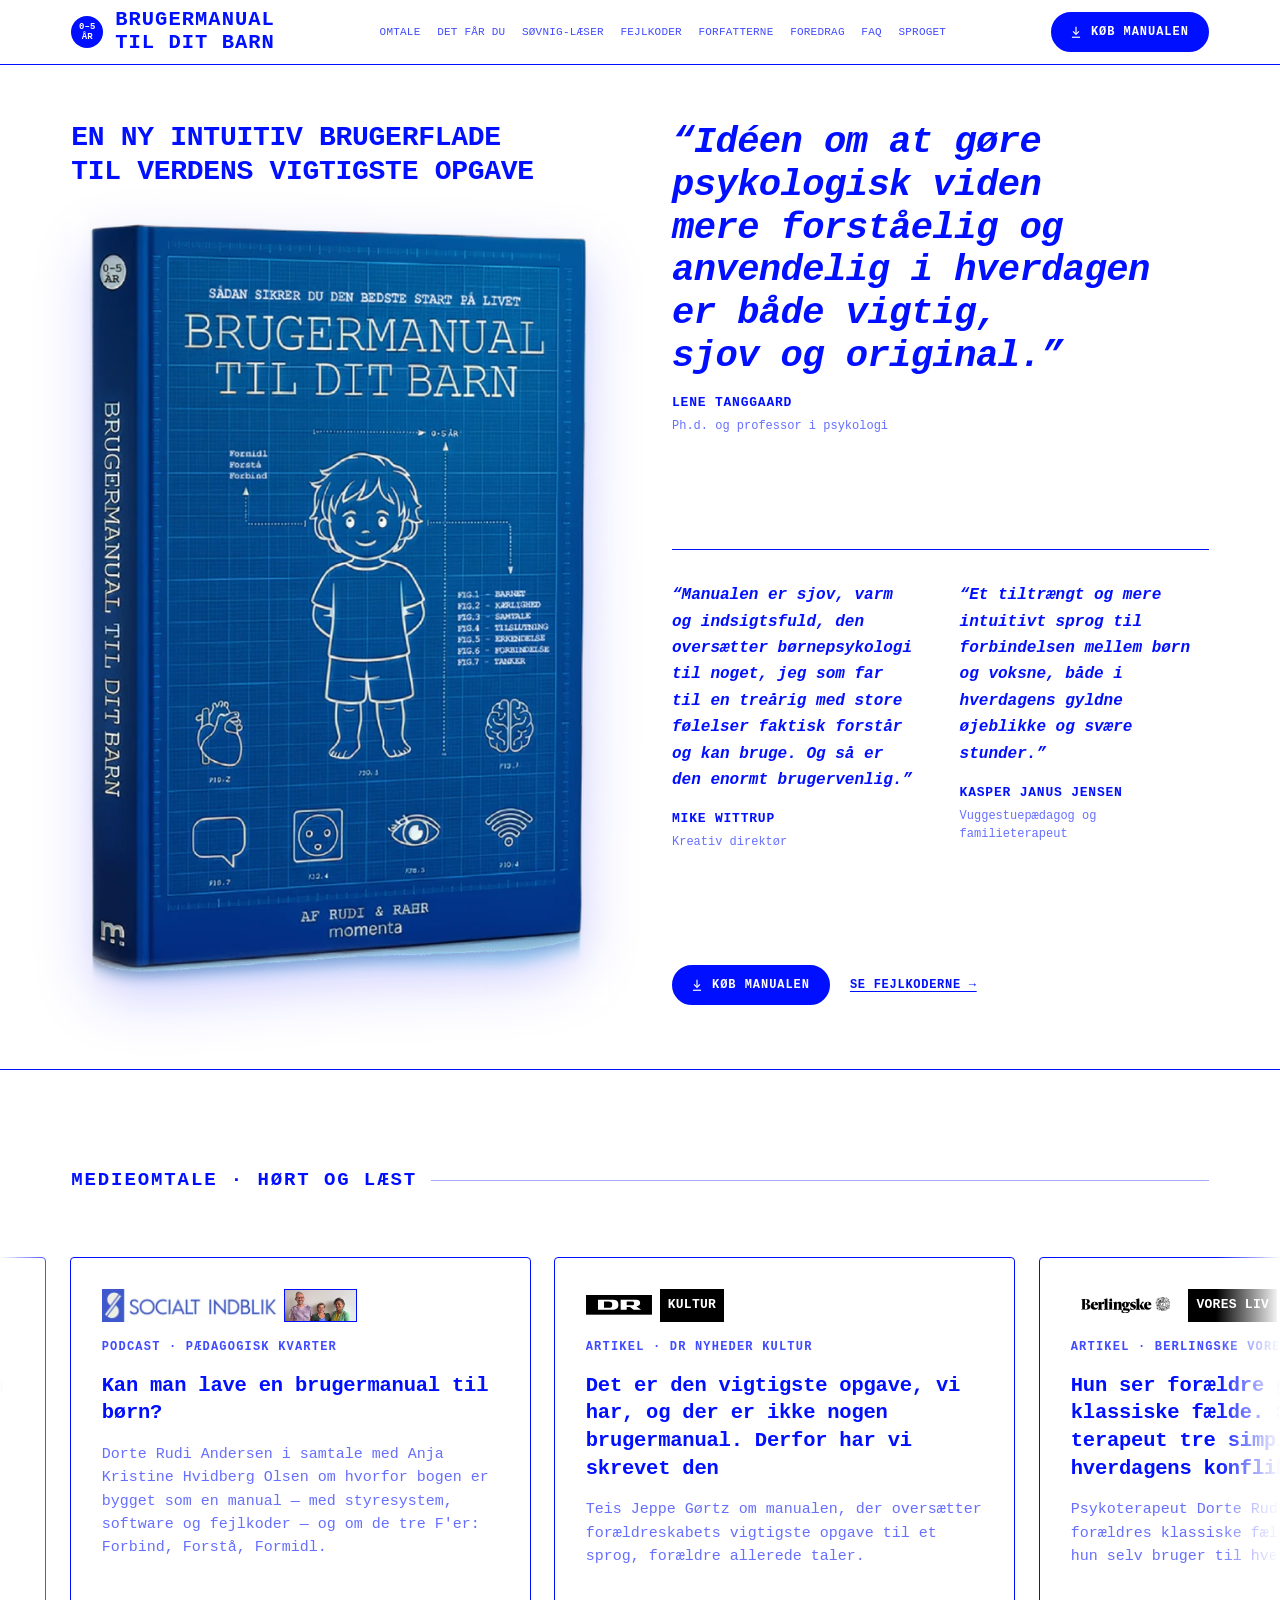
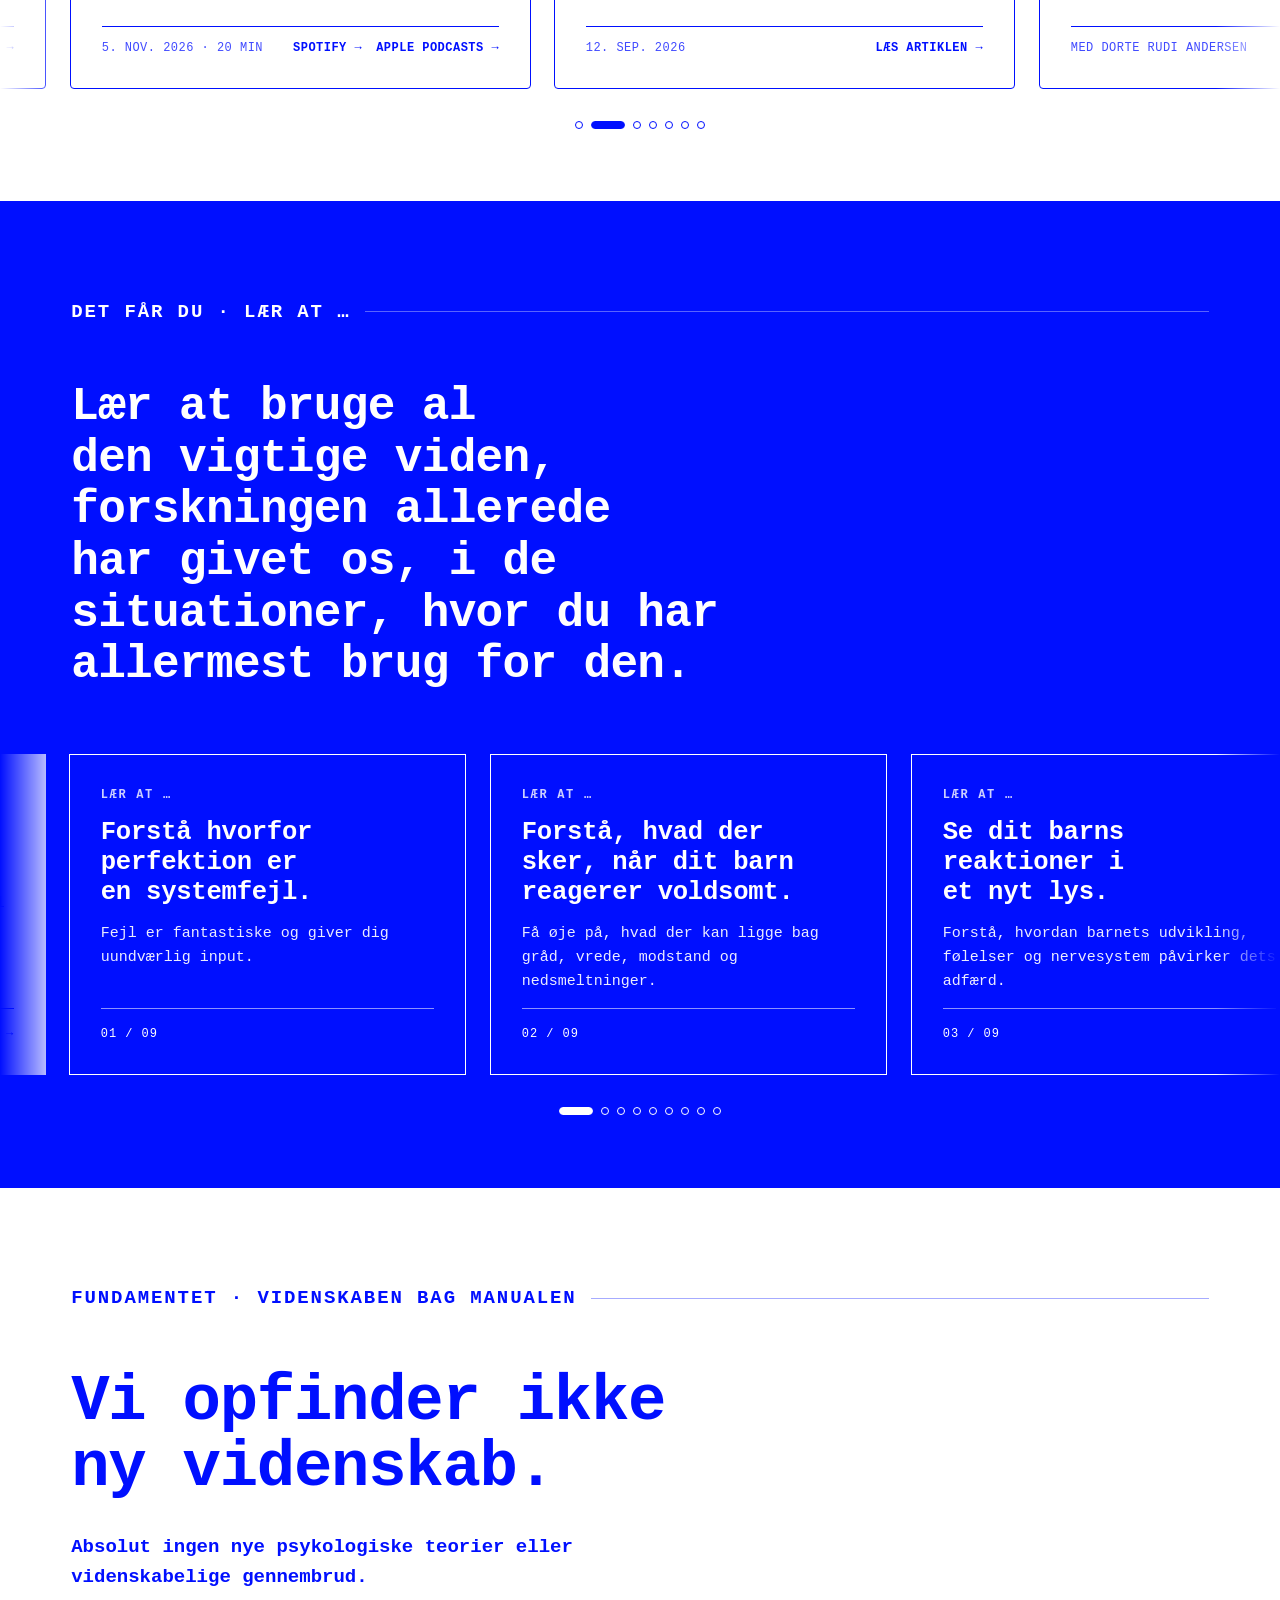
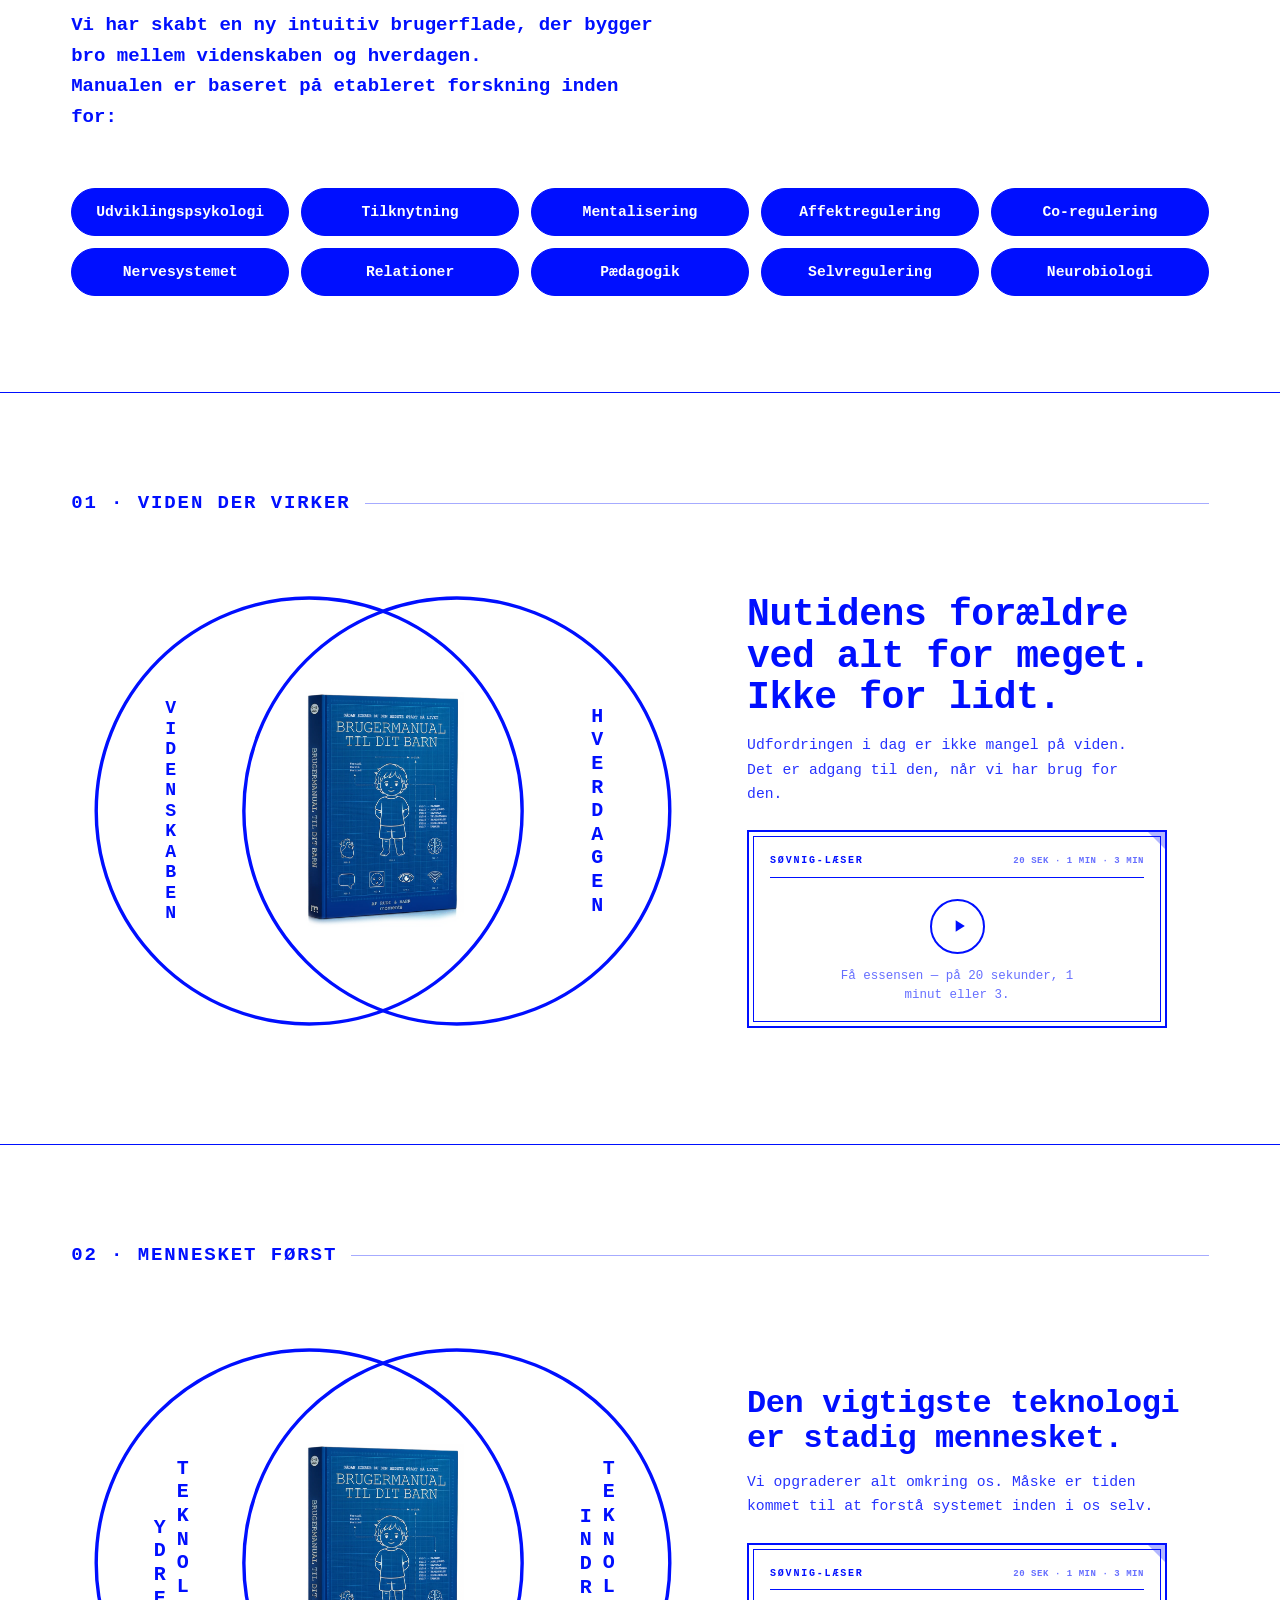
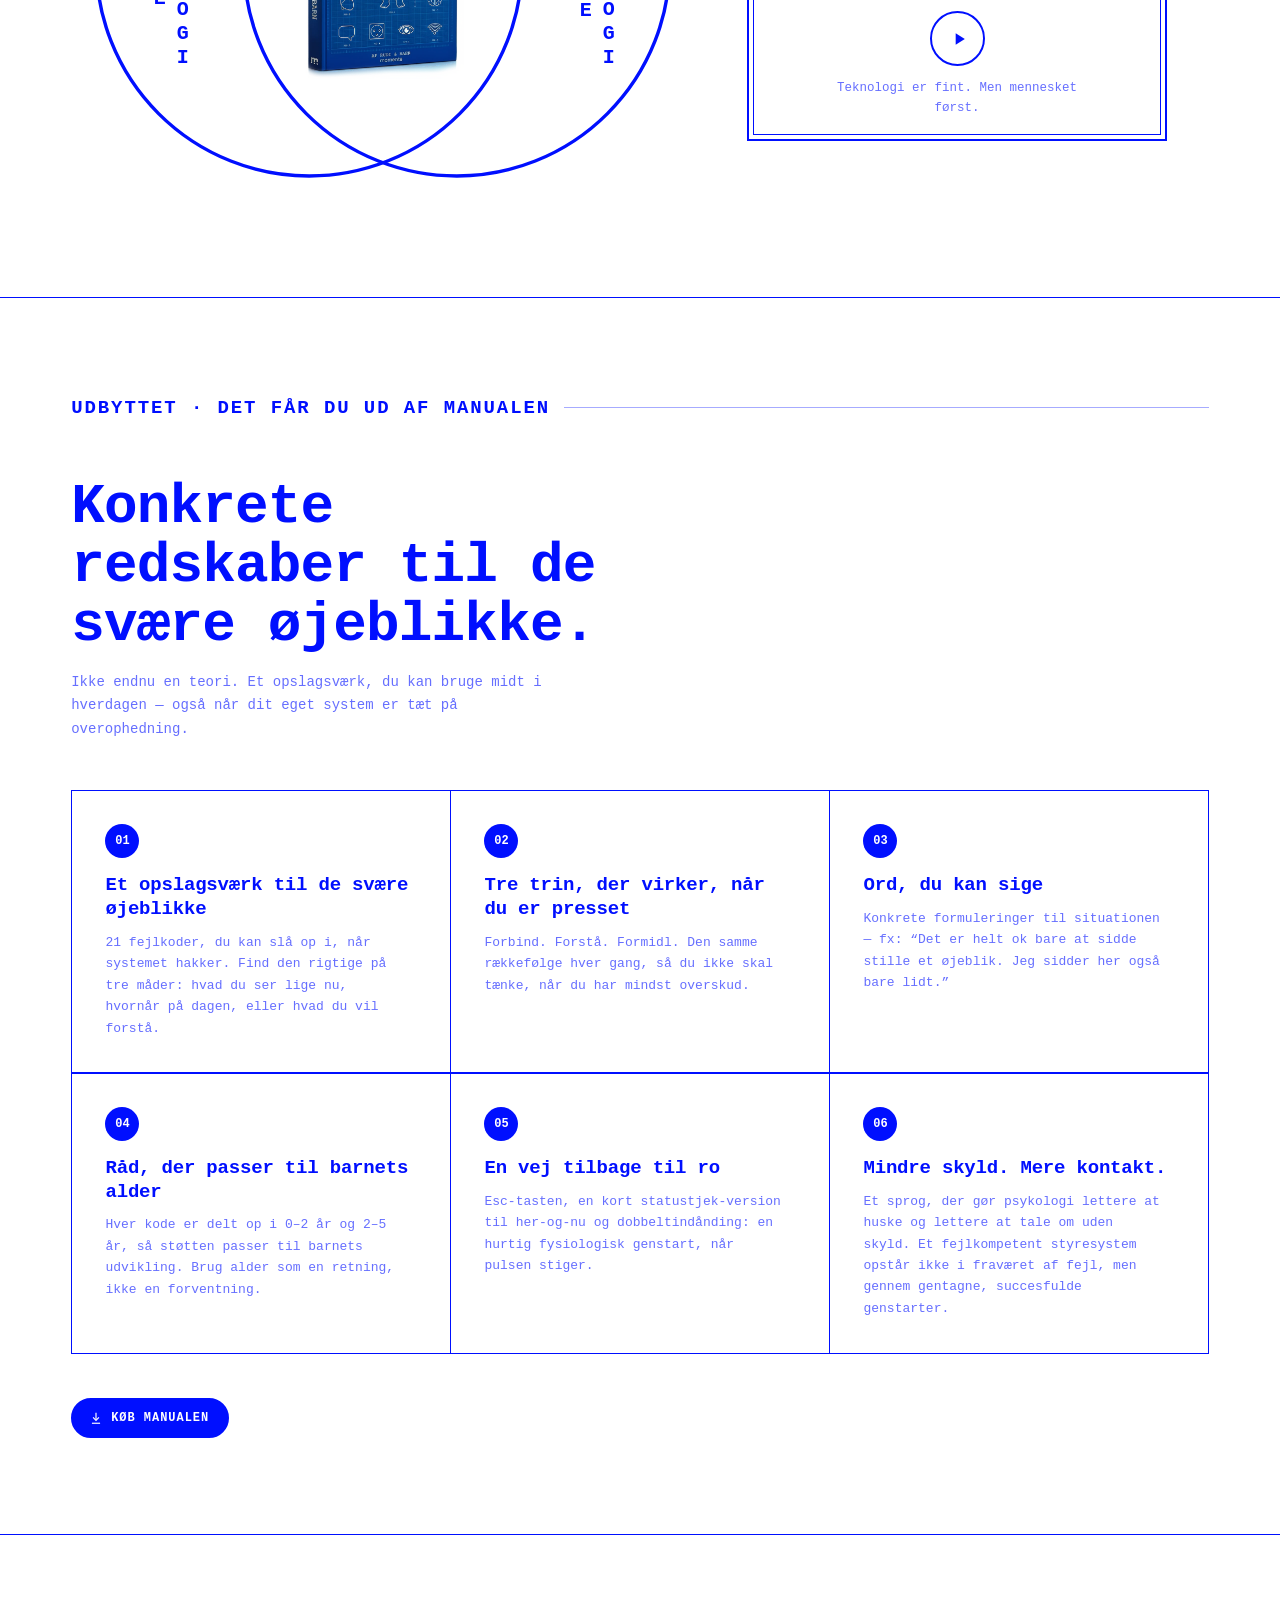
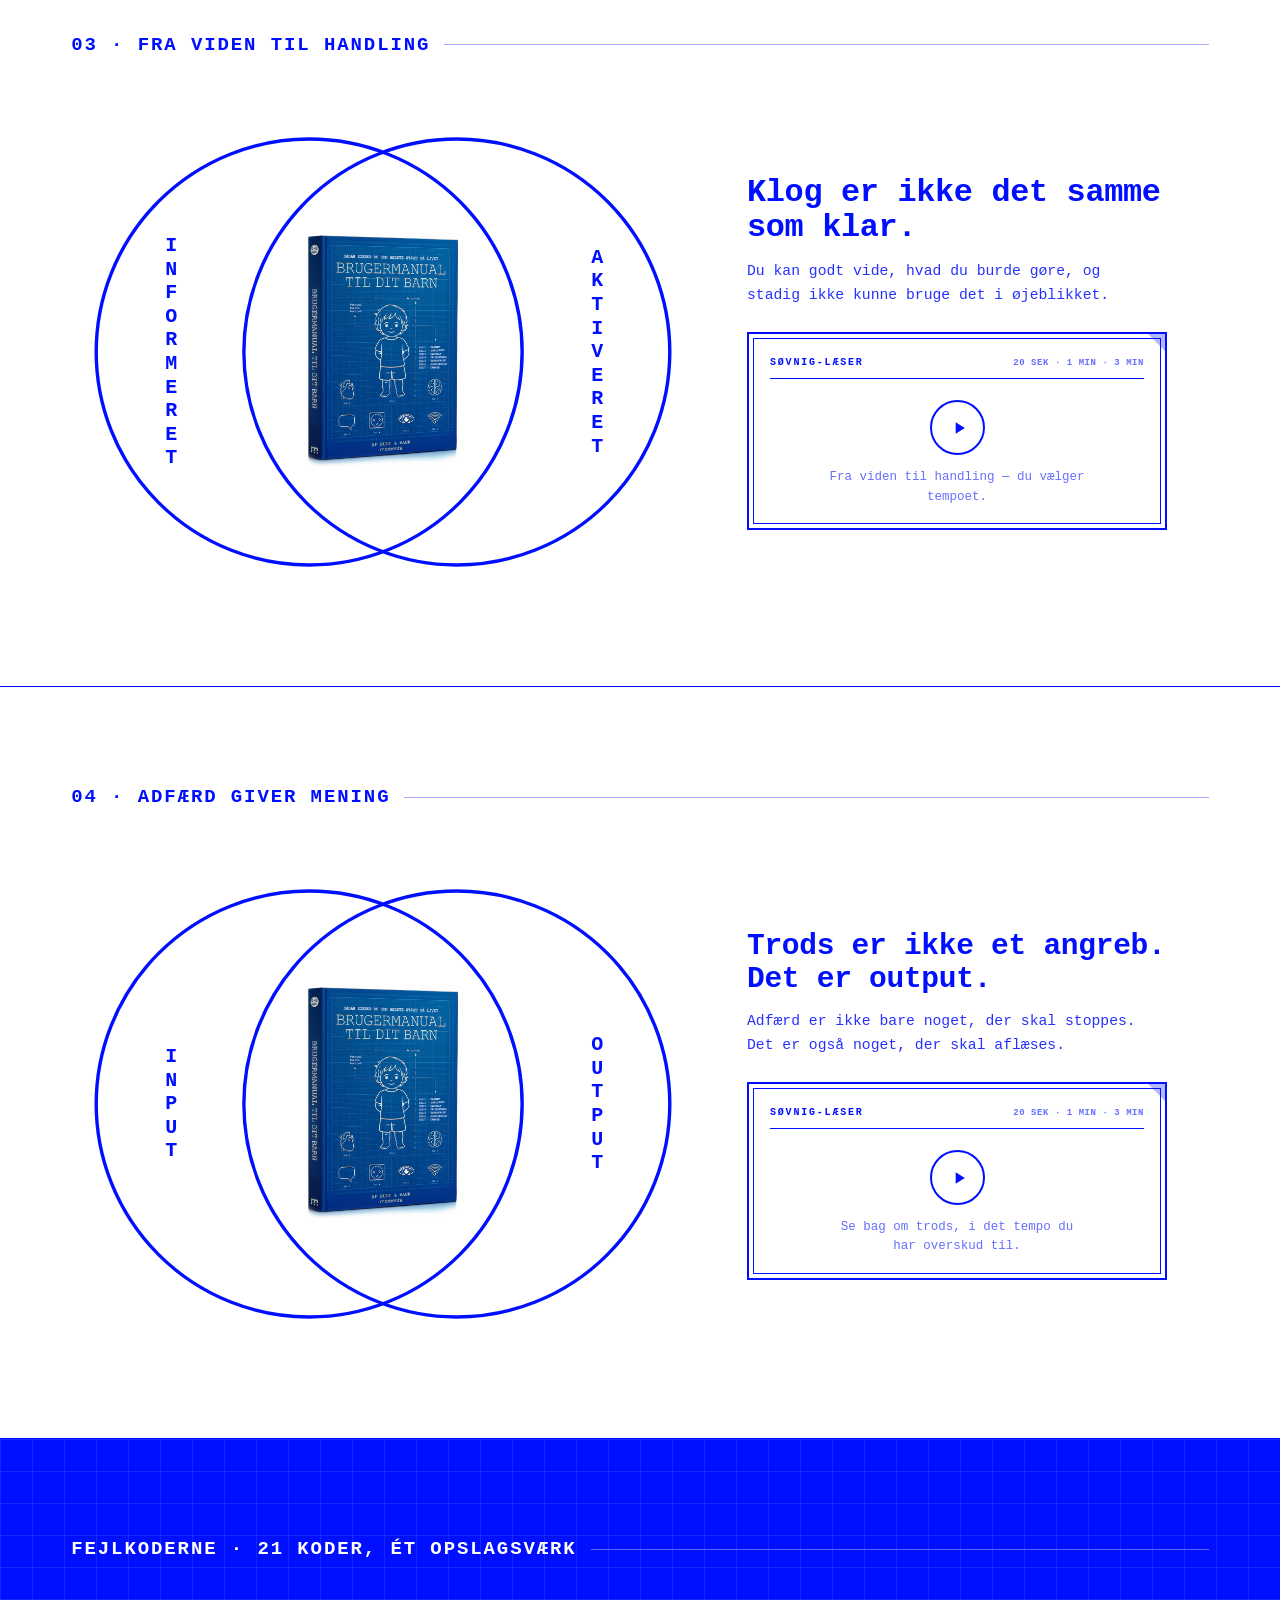
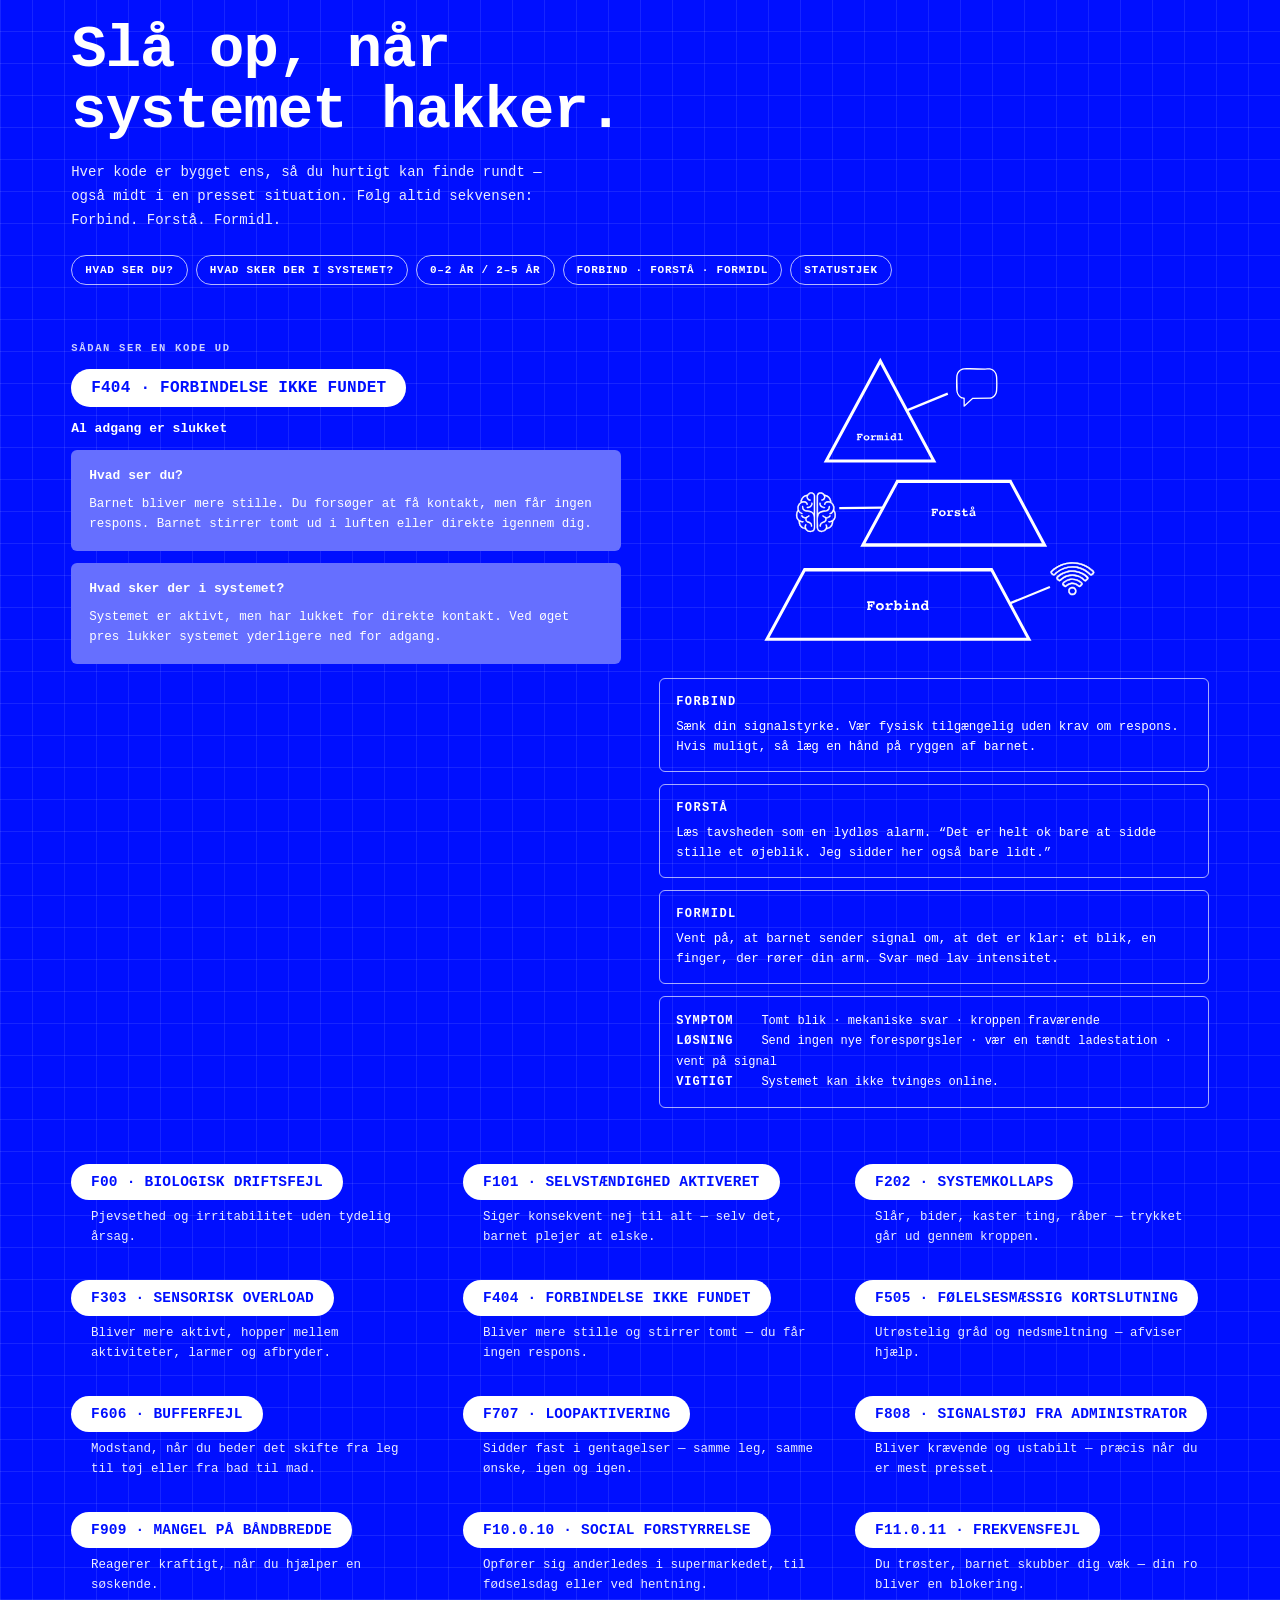
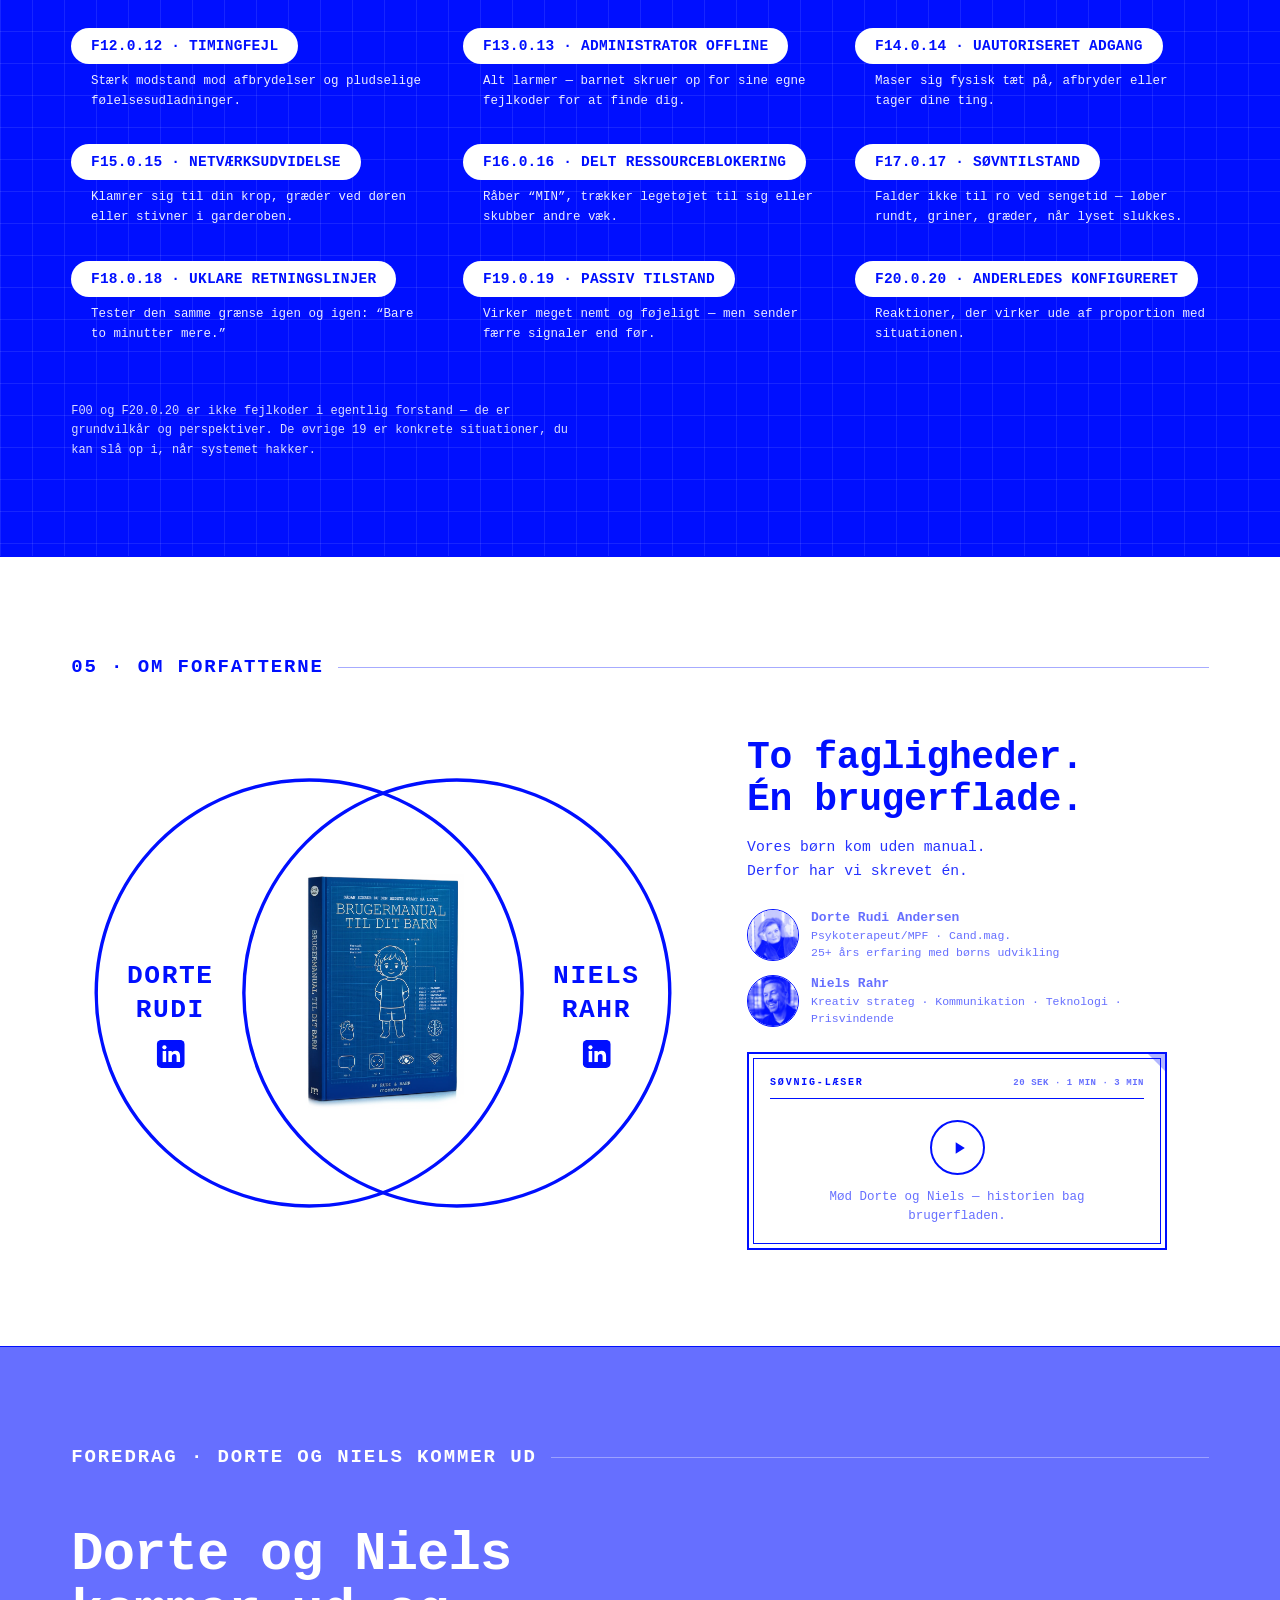
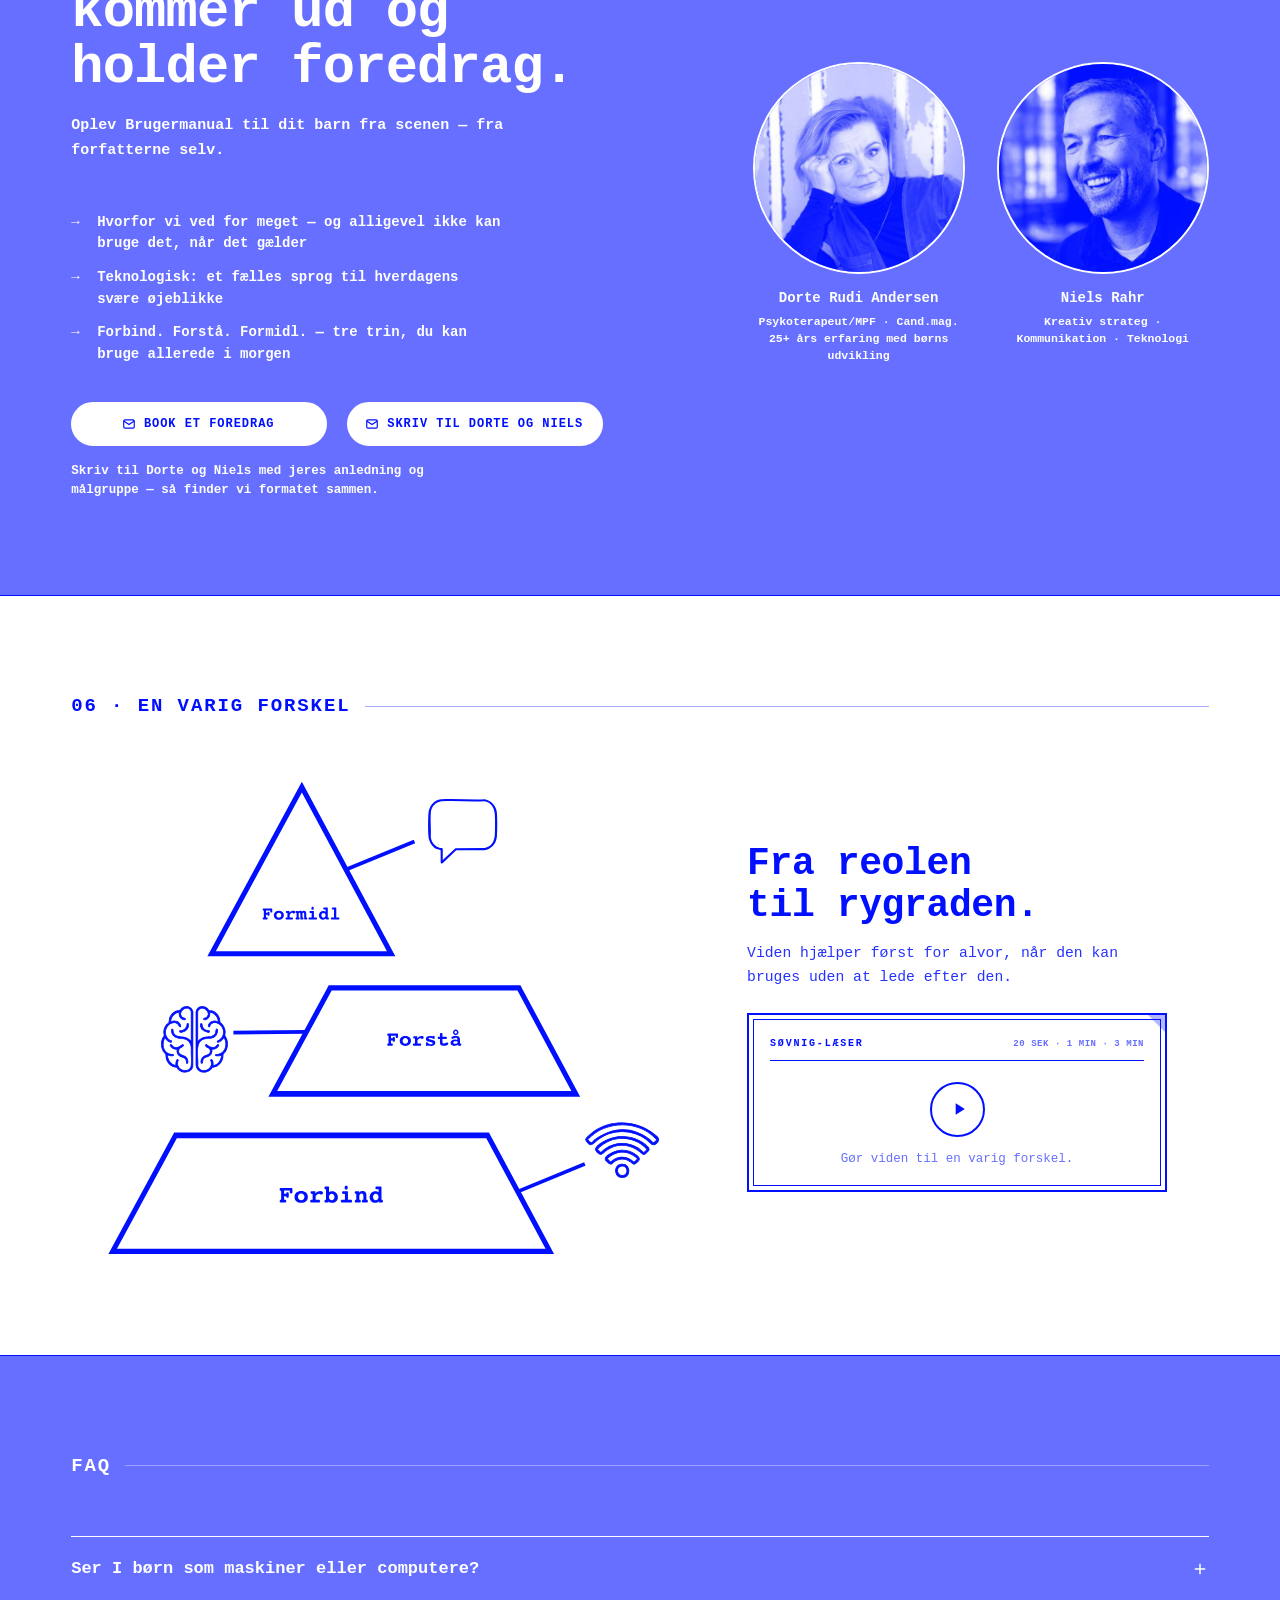
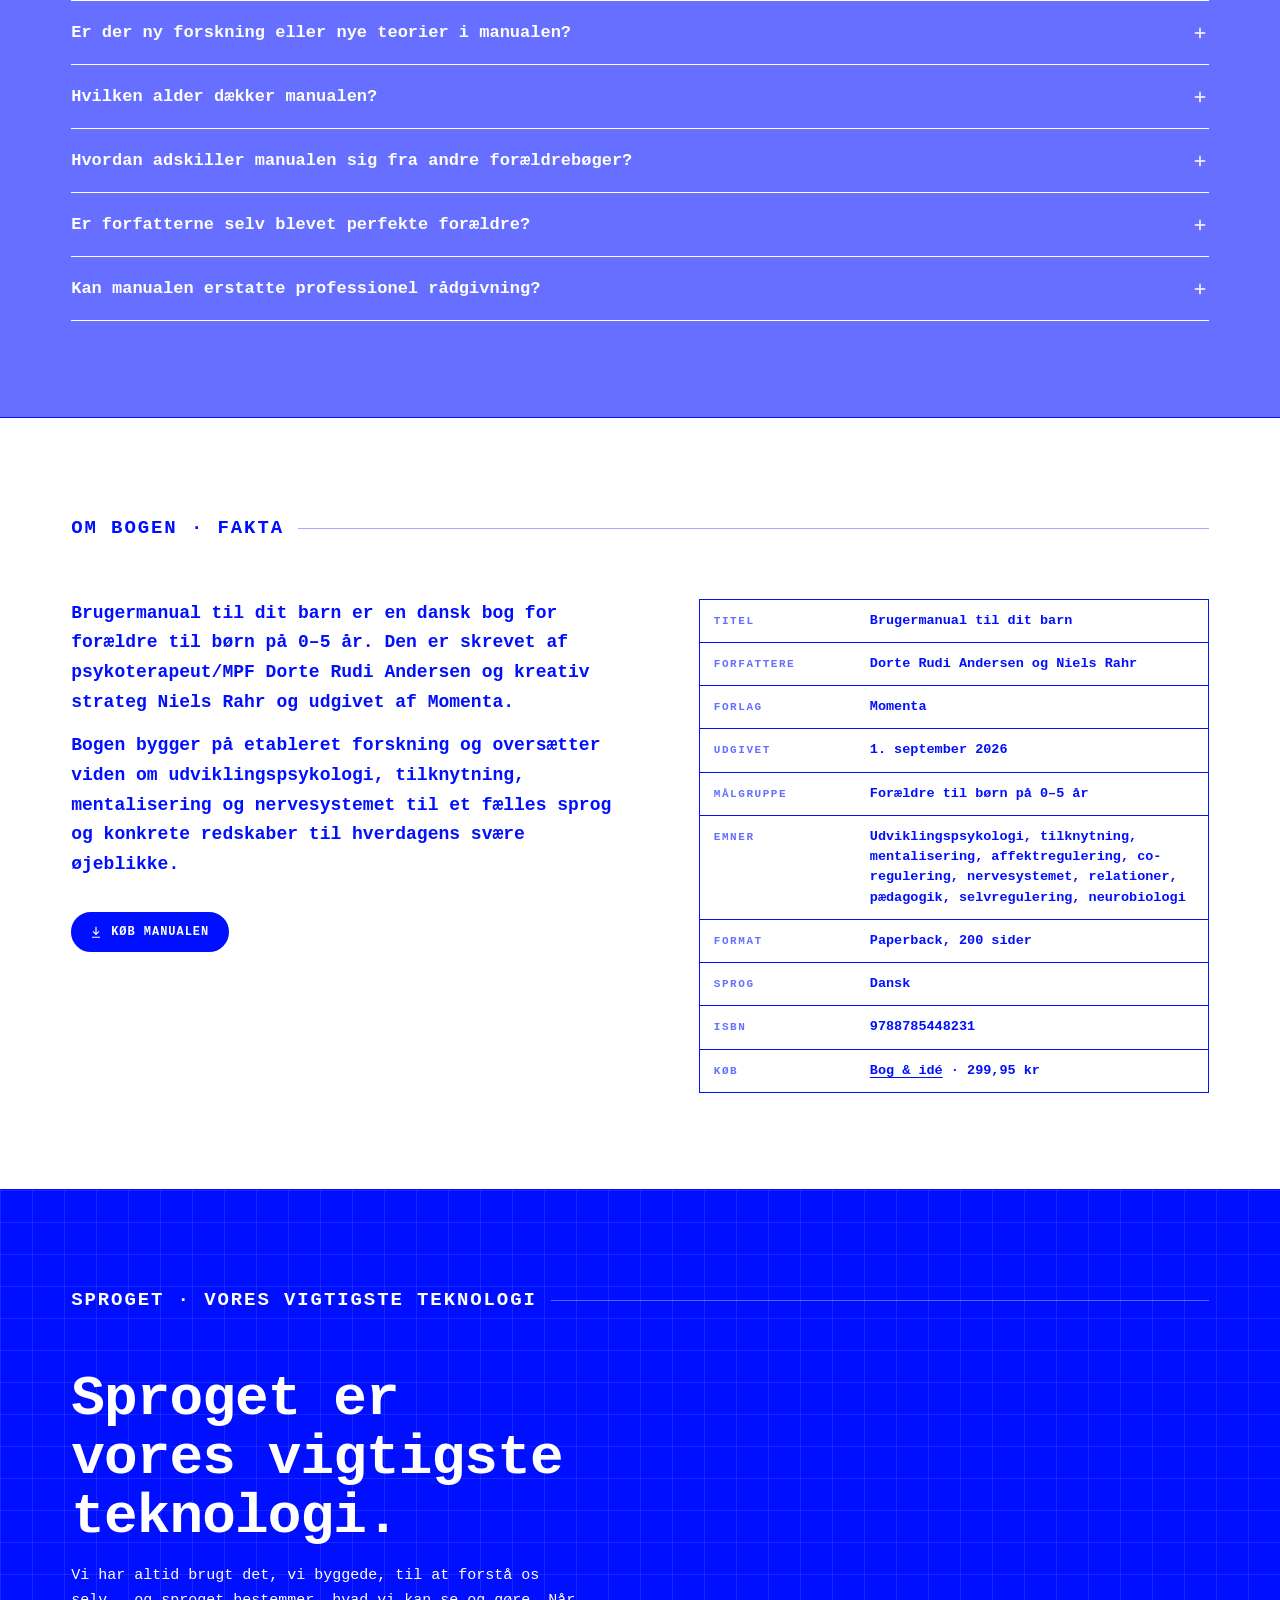
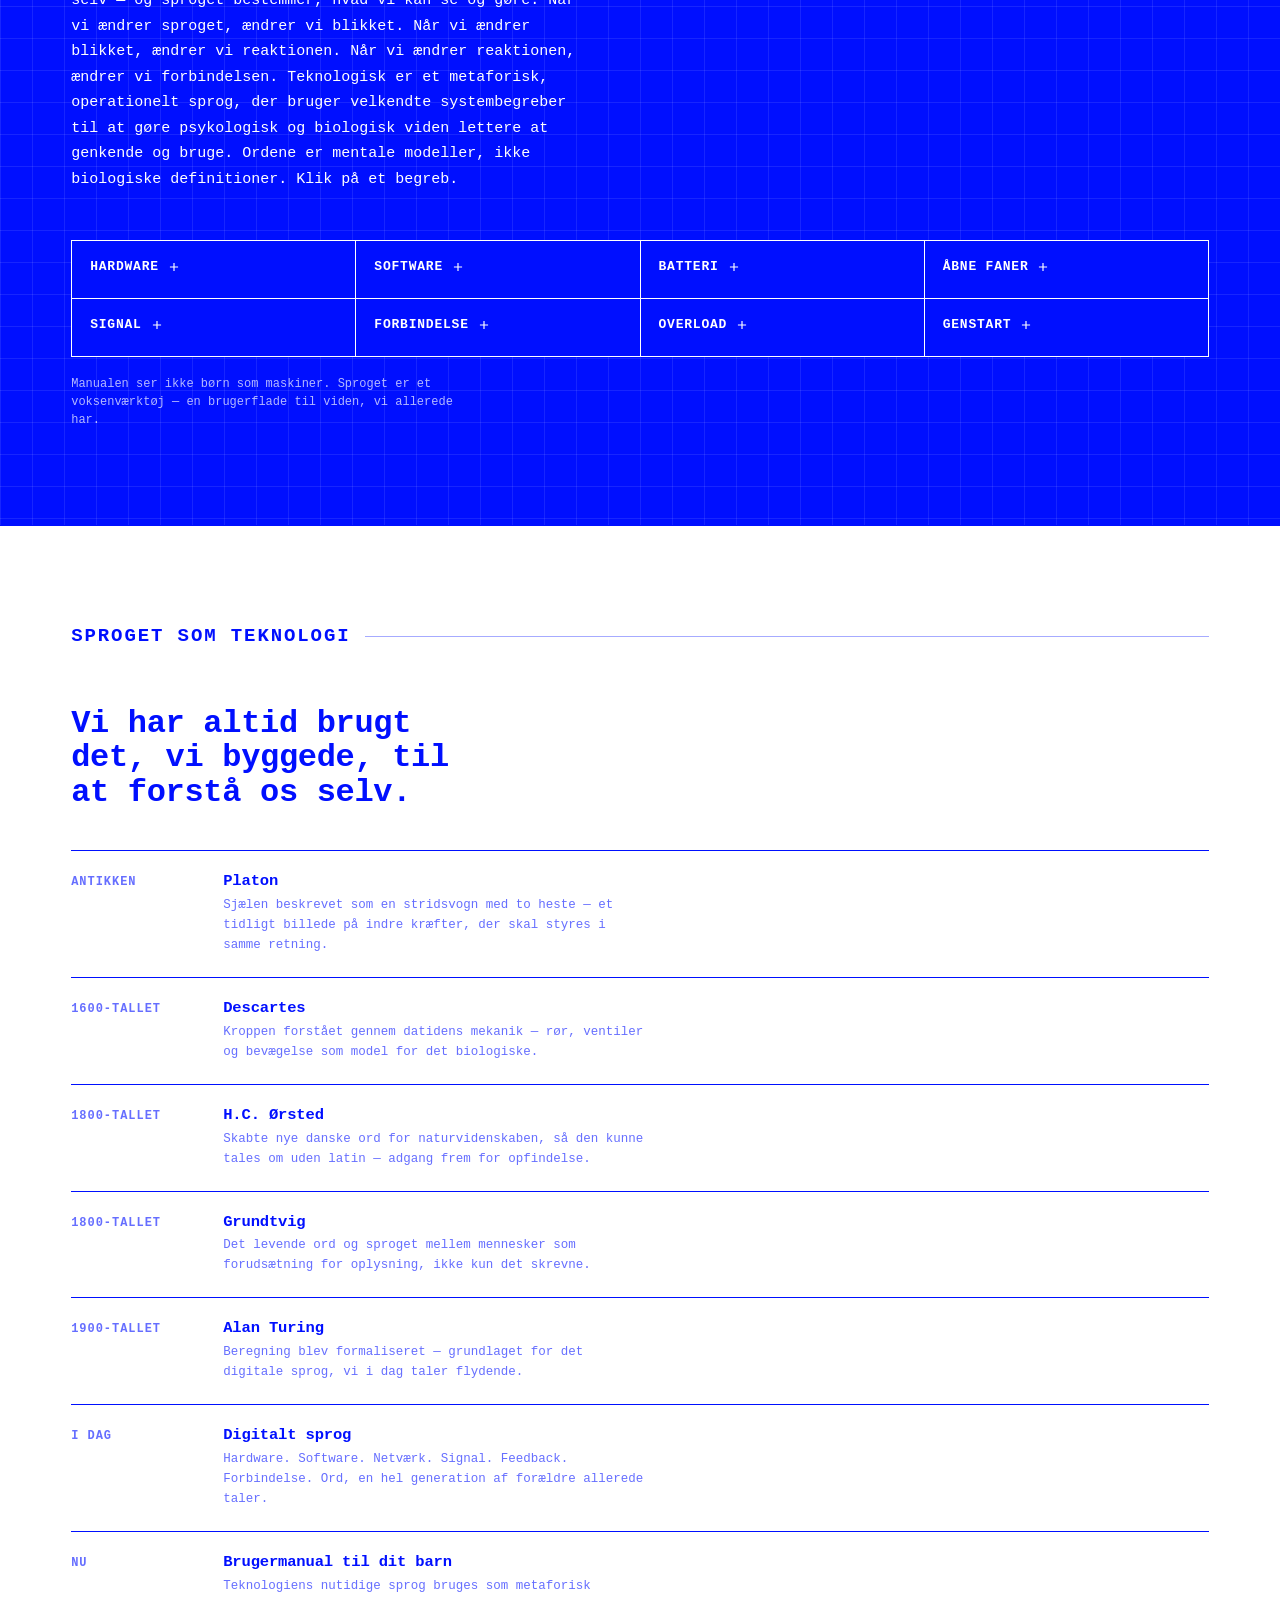
<file: index.html>
<!DOCTYPE html>
<html lang="da">
<head>
<meta charset="UTF-8">
<meta name="viewport" content="width=device-width, initial-scale=1, viewport-fit=cover">
<title>Brugermanual til dit barn — En ny brugerflade til et bedre forældreskab</title>
<meta name="description" content="Brugermanual til dit barn (0–5 år) af Dorte Rudi Andersen og Niels Rahr: en ny brugerflade til et bedre forældreskab. Videnskaben om dit barn, oversat til handling i hverdagen.">
<link rel="canonical" href="https://brugermanualtilditbarn.dk/">
<meta property="og:type" content="website">
<meta property="og:locale" content="da_DK">
<meta property="og:site_name" content="Brugermanual til dit barn">
<meta property="og:title" content="Brugermanual til dit barn — En ny brugerflade til et bedre forældreskab">
<meta property="og:description" content="Brugermanual til dit barn (0–5 år) af Dorte Rudi Andersen og Niels Rahr: en ny brugerflade til et bedre forældreskab. Videnskaben om dit barn, oversat til handling i hverdagen.">
<meta property="og:url" content="https://brugermanualtilditbarn.dk/">
<meta property="og:image" content="https://brugermanualtilditbarn.dk/assets/cover/og-image.jpg">
<meta property="og:image:width" content="1200">
<meta property="og:image:height" content="630">
<meta name="twitter:card" content="summary_large_image">
<meta name="theme-color" content="#ffffff">
<style>
  :root{
    --blue:#000FFF;
    --blue-rgb:0,15,255;
    --blue-soft:rgba(0,15,255,.08);
    --blue-softer:rgba(0,15,255,.04);
    --lavender:#666FFF;
    --lavender-rgb:102,111,255;
    --white:#FFFFFF;
    --grid-on-blue:rgba(255,255,255,.09);
    --grid-on-white:rgba(0,15,255,.07);
    --line:1px;
    --radius-pill:999px;
    --gap:clamp(24px,4vw,64px);
    --maxw:1240px;
    --mono:'Courier New', Courier, monospace;
  }
  *,*::before,*::after{box-sizing:border-box; margin:0; padding:0;}
  html{
    -webkit-text-size-adjust:100%;
    background:var(--white);
    width:100%;
    overflow-x:hidden;
  }
  :root:not([data-theme="light"]),
  :root[data-theme="dark"],
  :root[data-theme="light"]{
    --blue:#000FFF;
    --white:#FFFFFF;
    color-scheme:light;
  }
  body{
    font-family:var(--mono);
    color:var(--blue);
    background:var(--white);
    width:100%;
    max-width:100%;
    overflow-x:hidden;
    -webkit-font-smoothing:antialiased;
    hyphens:none;
    overflow-wrap:normal;
    word-break:keep-all;
    line-height:1.5;
  }
  .nav, .hero, .section, footer{ background:var(--white); }
  .section-dark, .closer{ background:var(--blue); }
  img{max-width:100%; display:block;}
  a{color:inherit;}
  button{font-family:inherit; cursor:pointer;}
  a:focus-visible, button:focus-visible, input:focus-visible{
    outline:2.5px solid currentColor; outline-offset:3px; border-radius:2px;
  }
  .wrap{max-width:var(--maxw); margin:0 auto; width:100%; padding-left:var(--gap); padding-right:var(--gap);}
  @media (max-width:640px){ :root{ --gap:20px; } }
  .eyebrow{
    font-size:11px; font-weight:600; letter-spacing:.16em; text-transform:uppercase;
    display:inline-flex; align-items:center; gap:8px;
  }
  .eyebrow .n{ color:var(--lavender); }
  .section-dark .eyebrow .n, .closer .eyebrow .n{ color:inherit; opacity:.6; }
  h1,h2,h3{font-weight:700; letter-spacing:-.01em; line-height:1.08;}
  p{max-width:52ch;}
  .nav{
    position:sticky; top:0; z-index:50; background:var(--white);
    border-bottom:var(--line) solid var(--blue);
  }
  .nav .wrap{ display:flex; align-items:center; justify-content:space-between; height:64px; gap:16px; }
  .logo-group{ display:flex; align-items:center; gap:12px; min-width:0; flex:1 1 auto; overflow:hidden; }
  .nav-badge{
    flex:none; width:32px; height:32px; border-radius:50%;
    background:var(--blue); color:var(--white);
    display:flex; flex-direction:column; align-items:center; justify-content:center; text-align:center;
    font-size:8px; font-weight:700; line-height:1.15; letter-spacing:0;
  }
  .logo{ font-size:13px; font-weight:700; letter-spacing:.04em; white-space:nowrap; min-width:0; overflow:hidden; text-overflow:ellipsis; }
  .logo span{ display:block; font-size:10px; font-weight:500; letter-spacing:.14em; opacity:.6; overflow:hidden; text-overflow:ellipsis; }
  .nav .btn-install{ flex:none; }
  @media (max-width:400px){ .logo span{ display:none; } }
  .nav-links{ display:flex; gap:28px; font-size:12px; font-weight:500; letter-spacing:.04em; text-transform:uppercase; }
  .nav-links a{ text-decoration:none; opacity:.75; transition:opacity .15s; }@media (hover:hover){.nav-links a:hover{opacity:1;}}
  @media (max-width:820px){ .nav-links{ display:none; } }
  .btn-install{
    display:inline-flex; align-items:center; gap:8px;
    background:var(--blue); color:var(--white);
    border:2px solid var(--blue);
    padding:9px 18px 9px 16px; border-radius:var(--radius-pill);
    font-size:12px; font-weight:700; letter-spacing:.08em; text-transform:uppercase;
    text-decoration:none; white-space:nowrap;
    transition:background .15s, color .15s;
  }@media (hover:hover){.btn-install:hover{background:var(--white); color:var(--blue);}}
  .btn-install svg{ width:14px; height:14px; flex:none; }
  .section-dark .btn-install{ background:var(--white); color:var(--blue); border-color:var(--white); }@media (hover:hover){.section-dark .btn-install:hover{background:transparent; color:var(--white);}}
  .btn-ghost{
    display:inline-flex; align-items:center; gap:6px;
    background:transparent; border:none; color:currentColor;
    font-size:11px; font-weight:600; letter-spacing:.06em; text-transform:uppercase;
    text-decoration:underline; text-underline-offset:3px;
  }
  .section{ border-bottom:var(--line) solid var(--blue); padding:clamp(56px,8vw,96px) 0; }
  .section-dark{ background:var(--blue); color:var(--white); }
  .section-head{ display:flex; align-items:center; gap:14px; margin-bottom:clamp(32px,5vw,56px); }
  .section-head .index{ font-size:clamp(15px,2vw,19px); font-weight:700; letter-spacing:.1em; text-transform:uppercase; }
  .section-head .rule{ flex:1; height:1px; background:currentColor; opacity:.35; }
  .grid-bg{ position:relative; isolation:isolate; }
  .grid-bg::before{
    content:''; position:absolute; inset:0; z-index:0; pointer-events:none;
    background-image:
      linear-gradient(var(--grid-line,var(--grid-on-blue)) 1px, transparent 1px),
      linear-gradient(90deg, var(--grid-line,var(--grid-on-blue)) 1px, transparent 1px);
    background-size:32px 32px;
  }
  .grid-bg > .wrap{ position:relative; z-index:1; }
  .section:not(.section-dark).grid-bg{ --grid-line:var(--grid-on-white); }
  .opslag{ display:grid; grid-template-columns:1fr 1fr; gap:clamp(24px,4vw,56px); align-items:center; }
  body.format-portrait .opslag{ grid-template-columns:1fr; }
  .venn{
    position:relative; width:100%; max-width:660px; margin:0 auto;
    aspect-ratio:1/.76; container-type:inline-size;
    transition:aspect-ratio .6s cubic-bezier(.4,0,.2,1);
  }
  body.format-portrait .venn{ aspect-ratio:1/1.22; max-width:520px; }
  .venn > svg{
    position:absolute; top:50%; left:50%; pointer-events:none;
    width:100%; height:auto; aspect-ratio:1/1; overflow:visible;
    transform:translate(-50%,-50%) rotate(0deg);
    transition:transform .6s cubic-bezier(.4,0,.2,1), width .6s cubic-bezier(.4,0,.2,1);
  }
  body.format-portrait .venn > svg{ width:128%; transform:translate(-50%,-50%) rotate(90deg); }
  .venn-circle{ fill:none; stroke:currentColor; stroke-width:2.4; }
  .venn-label{
    position:absolute; top:50%; left:15.9%; z-index:2; transform:translate(-50%,-50%);
    transition:left .6s cubic-bezier(.4,0,.2,1), top .6s cubic-bezier(.4,0,.2,1);
  }
  .venn-label.right{ left:84.1%; }
  body.format-portrait .venn-label.left{ left:50%; top:14.2%; }
  body.format-portrait .venn-label.right{ left:50%; top:85.8%; }
  .venn-label h3{
    font-size:clamp(10px,1.7vw,16px); font-size:min(3.1cqw, calc(44cqw / var(--len,12)));
    font-weight:700; letter-spacing:.04em; text-transform:uppercase; line-height:1; white-space:nowrap;
    writing-mode:vertical-rl; text-orientation:upright;
  }
  body.format-portrait .venn-label h3{
    font-size:clamp(11px,3.6vw,18px); font-size:min(4.6cqw, calc(70cqw / var(--len,12)));
    letter-spacing:.09em; writing-mode:horizontal-tb; text-orientation:mixed;
  }
  .venn-center{
    position:absolute; top:50%; left:50%; z-index:2; width:26%; transform:translate(-50%,-50%);
    transition:width .6s cubic-bezier(.4,0,.2,1);
  }
  body.format-portrait .venn-center{ width:28%; }
  .venn-packshot-link{ display:block; width:100%; transition:transform .15s ease; }@media (hover:hover){.venn-packshot-link:hover{transform:scale(1.04);}}
  .cover-art-mini{ width:100%; height:auto; display:block; }
  .motif{ width:clamp(96px,13vw,150px); margin-bottom:18px; }
  .motif-art{ width:100%; height:auto; display:block; color:currentColor; }
  .motif--pyramid-3f{ width:clamp(130px,17vw,200px); }
  body.format-portrait .motif{ display:none; }
  .opslag-body h2{ font-size:clamp(24px,3vw,38px); line-height:1.1; margin-bottom:14px; text-wrap:balance; }
  .opslag-body > p{ font-size:clamp(13px,1.15vw,15px); line-height:1.65; opacity:.85; margin-bottom:24px; max-width:46ch; }
  body.format-portrait .opslag-body{
    display:grid; grid-template-columns:minmax(0,1fr) minmax(0,36%);
    column-gap:clamp(16px,4vw,32px); align-items:start;
  }
  body.format-portrait .opslag-body h2{ grid-column:1; font-size:clamp(19px,5.2vw,34px); }
  body.format-portrait .opslag-body > p{ grid-column:1; font-size:clamp(12px,3.2vw,15px); margin-bottom:0; }
  body.format-portrait .opslag-body > .people{ grid-column:1 / -1; margin-top:24px; }
  body.format-portrait .opslag-body > .reader{ grid-column:2; grid-row:1 / span 2; align-self:stretch; max-width:none; }
  .people{ list-style:none; display:grid; gap:12px; margin:0 0 24px; }
  .people li{ display:flex; align-items:center; gap:12px; }
  .people img{ width:52px; height:52px; border-radius:50%; object-fit:cover; flex:none; border:1.5px solid currentColor; }
  .people span{ font-size:11.5px; line-height:1.5; }
  .people strong{ display:block; font-size:13px; }
  .section:not(.section-dark) .people span{ color:var(--lavender); }
  .reader{
    --sp-1:8px; --sp-2:13px; --sp-3:21px; --sp-5:55px;
    position:relative; max-width:420px; display:flex; flex-direction:column;
    border:2px solid currentColor; outline:1.5px solid currentColor; outline-offset:-7px;
  }
  .reader::after{
    content:''; position:absolute; top:0; right:0; pointer-events:none;
    width:0; height:0; border-style:solid; border-width:0 17px 17px 0;
    border-color:transparent currentColor transparent transparent; opacity:.3;
  }
  .reader-head{ display:flex; align-items:baseline; justify-content:space-between; gap:8px; padding:var(--sp-3) var(--sp-3) var(--sp-1); border-bottom:1.5px solid currentColor; margin:0 var(--sp-3); padding-left:0; padding-right:0; }
  .reader-head .lbl{ font-size:10px; font-weight:700; letter-spacing:.18em; text-transform:uppercase; white-space:nowrap; }
  .reader-head .time{ font-size:9px; font-weight:600; letter-spacing:.06em; text-transform:uppercase; white-space:nowrap; }
  .section:not(.section-dark) .reader-head .time{ color:var(--lavender); }
  .section-dark .reader-head .time{ opacity:.7; }
  .reader-play-card{
    flex:1; display:flex; flex-direction:column; align-items:center; justify-content:center; text-align:center; gap:var(--sp-2);
    width:100%; padding:var(--sp-3); background:none; border:none; color:currentColor; font-family:var(--mono);
  }
  .reader-play-icon{
    flex:none; width:var(--sp-5); height:var(--sp-5); border-radius:50%; border:2.5px solid currentColor;
    display:flex; align-items:center; justify-content:center;
    transition:background .15s, color .15s, transform .15s;
  }
  .reader-play-icon svg{ width:20px; height:20px; margin-left:3px; }@media (hover:hover){.reader-play-card:hover .reader-play-icon{background:currentColor; transform:scale(1.04);}}@media (hover:hover){.reader-play-card:hover .reader-play-icon svg{color:var(--blue);}}@media (hover:hover){.section-dark .reader-play-card:hover .reader-play-icon svg{color:var(--blue);}}
  .reader-teaser{ font-size:12.5px; line-height:1.55; max-width:34ch; opacity:.85; }
  .section:not(.section-dark) .reader-teaser{ color:var(--lavender); opacity:1; }
  body.format-portrait .reader-head{ margin:0 12px; padding-top:14px; }
  body.format-portrait .reader-head .lbl{ font-size:9px; letter-spacing:.1em; }
  body.format-portrait .reader-head .time, body.format-portrait .reader-teaser{ display:none; }
  body.format-portrait .reader-play-card{ padding:12px; }
  body.reader-locked{ overflow:hidden; }
  .reader-overlay{
    position:fixed; inset:0; z-index:200; background:var(--white); color:var(--blue);
    display:flex; flex-direction:column;
  }
  .reader-overlay[hidden]{ display:none; }
  .reader-overlay::before{
    content:''; position:absolute; inset:0; z-index:0; pointer-events:none;
    background-image:
      linear-gradient(var(--grid-on-white) 1px, transparent 1px),
      linear-gradient(90deg, var(--grid-on-white) 1px, transparent 1px);
    background-size:32px 32px;
  }
  .reader-ov-inner{
    position:relative; z-index:1; flex:1; display:flex; flex-direction:column; min-height:0;
    max-width:920px; width:100%; margin:0 auto;
    padding:clamp(16px,3vw,28px) var(--gap) calc(env(safe-area-inset-bottom,0px) + clamp(16px,3vw,28px));
  }
  .reader-ov-head{ flex:none; display:flex; align-items:center; justify-content:space-between; gap:16px; padding-bottom:16px; border-bottom:2px solid currentColor; }
  .reader-ov-id{ display:flex; flex-direction:column; gap:3px; min-width:0; }
  .reader-ov-label{ font-size:12px; font-weight:700; letter-spacing:.18em; text-transform:uppercase; }
  .reader-ov-topic{ font-size:11px; opacity:.6; white-space:nowrap; overflow:hidden; text-overflow:ellipsis; }
  .reader-ov-levels{ display:flex; gap:6px; flex:none; }
  .lvl{
    border:1.6px solid currentColor; background:transparent; color:currentColor; font-family:var(--mono);
    padding:7px 11px; font-size:11px; font-weight:700; letter-spacing:.05em; transition:background .12s, color .12s;
  }@media (hover:hover){.lvl:hover{background:rgba(var(--blue-rgb),.08);}}
  .lvl[aria-pressed="true"]{ background:var(--blue); color:var(--white); }
  .reader-ov-close{
    flex:none; width:32px; height:32px; border-radius:50%; border:1.6px solid currentColor; background:none; color:currentColor;
    display:flex; align-items:center; justify-content:center; transition:background .12s, color .12s;
  }
  .reader-ov-close svg{ width:15px; height:15px; }@media (hover:hover){.reader-ov-close:hover{background:var(--blue); color:var(--white);}}
  .reader-ov-stage{ flex:1; display:flex; align-items:center; justify-content:center; min-height:0; padding:20px 0; overflow:hidden; }
  .reader-ov-stage .orp{ font-size:clamp(26px,6.5vw,80px); }
  .reader-ov-progress{ flex:none; height:2px; background:rgba(var(--blue-rgb),.12); cursor:pointer; }
  .reader-ov-progress .fill{ height:100%; width:0%; background:currentColor; }
  .reader-ov-meta{ flex:none; display:flex; justify-content:space-between; gap:12px; padding:10px 0 18px; font-size:10px; font-weight:600; letter-spacing:.08em; text-transform:uppercase; opacity:.6; }
  .reader-ov-meta .status{ opacity:1; font-weight:700; }
  .reader-ov-controls{ flex:none; display:flex; flex-wrap:wrap; align-items:center; gap:10px; padding-top:16px; border-top:2px solid currentColor; }
  .reader-ov-controls .toggle{ padding:11px 24px; font-size:12px; }
  .reader-ov-controls .prev, .reader-ov-controls .next{ padding:11px 15px; }
  .reader-ov-controls .reader-normal-link{ margin-left:auto; margin-top:0; }
  .reader-ov-normaltext{ display:none; flex:none; font-size:13px; line-height:1.75; white-space:pre-wrap; max-height:30vh; overflow-y:auto; border-top:2px solid currentColor; padding-top:14px; margin-top:14px; }
  .reader-ov-normaltext.show{ display:block; }
  @media (max-width:640px){ .reader-ov-topic{ display:none; } .lvl{ padding:6px 8px; font-size:10px; } }
  .orp{ display:flex; align-items:baseline; justify-content:center; white-space:pre; font-weight:700; letter-spacing:.02em; }
  .orp .l{ flex:1 1 0; text-align:right; }
  .orp .f{ flex:0 0 auto; width:1ch; text-align:center; opacity:.45; }
  .orp .r{ flex:1 1 0; text-align:left; }
  .reader-normal-link{ display:block; background:none; border:none; color:currentColor; font-size:10.5px; }
  .rbtn{
    border:2px solid currentColor; background:transparent; color:currentColor;
    font-size:10px; font-weight:700; letter-spacing:.06em; text-transform:uppercase;
    transition:background .12s, color .12s;
    clip-path:polygon(0 0, 100% 0, 100% calc(100% - 6px), calc(100% - 6px) 100%, 0 100%);
  }@media (hover:hover){.rbtn:hover{background:currentColor; color:var(--white);}}
  .reader-speed{ display:flex; align-items:center; gap:8px; }
  .reader-speed input[type=range]{ width:88px; accent-color:currentColor; }
  .reader-speed .wpm{ font-size:9.5px; letter-spacing:.06em; min-width:58px; text-align:right; }
  .section-lavender{ background:var(--lavender); color:var(--white); }
  .quote-grid{ display:grid; grid-template-columns:repeat(3,1fr); gap:clamp(28px,4vw,48px); }
  @media (max-width:860px){ .quote-grid{ grid-template-columns:1fr; gap:40px; } }
  .quote-card{ display:flex; flex-direction:column; gap:12px; }
  .quote-mark{ font-size:42px; font-weight:700; line-height:.6; opacity:.55; }
  .quote-text{ font-size:15px; line-height:1.6; max-width:38ch; }
  .quote-attr{ font-size:12px; font-weight:700; letter-spacing:.05em; text-transform:uppercase; margin-top:4px; }
  .quote-attr span{ display:block; font-weight:500; text-transform:none; letter-spacing:0; opacity:.8; font-size:11.5px; margin-top:3px; }
  .media-grid{ display:grid; grid-template-columns:repeat(2,1fr); gap:clamp(24px,4vw,40px); }
  .press-tile{ flex:none; display:flex; align-items:center; height:26px; padding:0 10px; background:#FFFFFF; }
  .press-tile img{ height:13px; width:auto; display:block; }
  @media (max-width:860px){ .media-grid{ grid-template-columns:1fr; gap:28px; } }
  .media-card{
    display:flex; flex-direction:column; gap:12px; text-align:left;
    padding:20px; border:1.4px solid rgba(255,255,255,.45); border-radius:4px;
    text-decoration:none; color:inherit;
    transition:border-color .15s, transform .15s;
  }@media (hover:hover){.media-card:hover{border-color:var(--white); transform:translateY(-3px);}}
  .media-logo-wrap{ display:inline-flex; flex:none; }
  .media-logo{ width:52px; height:auto; display:block; }
  .media-logo rect{ fill:#000000; }
  .media-logo-mark{ fill:#FFFFFF; }
  .media-brand-row{ display:flex; align-items:center; gap:8px; }
  .p1-logo-wrap{ display:inline-flex; flex:none; }
  .p1-logo{ width:26px; height:26px; display:block; }
  .dept-badge{
    flex:none; display:flex; align-items:center; justify-content:center;
    height:26px; padding:0 8px; background:#000000; color:#FFFFFF;
    font-size:12px; font-weight:700; letter-spacing:.02em;
  }
  .klive-thumb{
    flex:none; width:26px; height:26px; overflow:hidden; border:1.4px solid var(--white);
  }
  .klive-thumb img{ width:100%; height:100%; object-fit:cover; display:block; }
  .media-kicker{ font-size:10.5px; font-weight:700; letter-spacing:.1em; text-transform:uppercase; opacity:.75; }
  .media-title{ font-size:15px; font-weight:700; line-height:1.35; }
  .media-desc{ font-size:12.5px; line-height:1.55; opacity:.85; }
  .media-meta{
    display:flex; align-items:center; justify-content:space-between; gap:10px;
    font-size:10.5px; font-weight:700; letter-spacing:.04em; text-transform:uppercase;
    margin-top:auto; padding-top:12px; border-top:1.4px solid rgba(255,255,255,.35);
  }
  .media-meta span:first-child{ opacity:.75; font-weight:500; }
  .closer{ background:var(--blue); color:var(--white); padding:clamp(48px,7vw,80px) 0; border-bottom:var(--line) solid var(--blue); }
  .closer .wrap{ display:grid; grid-template-columns:1.3fr .7fr; gap:var(--gap); align-items:center; }
  @media (max-width:860px){ .closer .wrap{ grid-template-columns:1fr; } }
  .closer .eyebrow{ opacity:.7; margin-bottom:14px; }
  .closer h2{ font-size:clamp(26px,3.6vw,40px); margin-bottom:22px; text-wrap:balance; }
  .closer-ctas{ display:flex; align-items:center; gap:22px; flex-wrap:wrap; }
  .closer-list{ list-style:none; font-size:12.5px; font-weight:600; letter-spacing:.03em; display:flex; flex-direction:column; gap:10px; }
  .closer-list li{ display:flex; align-items:center; gap:10px; }
  .closer-list svg{
    width:20px; height:20px; padding:5px; box-sizing:border-box; flex:none;
    border:1.4px solid currentColor; border-radius:50%;
  }
  footer{ padding:32px 0; }
  footer .wrap{ display:flex; flex-wrap:wrap; align-items:center; justify-content:space-between; gap:16px; }
  footer .flinks{ display:flex; gap:22px; font-size:11px; font-weight:500; letter-spacing:.04em; text-transform:uppercase; opacity:.75; list-style:none; }
  footer .fine{ font-size:10.5px; color:var(--lavender); }
  @media (prefers-reduced-motion: reduce){
    *{ transition:none !important; }
  }
  .glossary{ display:grid; grid-template-columns:repeat(4,1fr); gap:1px; background:currentColor; border:1.4px solid currentColor; }
  @media (max-width:780px){ .glossary{ grid-template-columns:repeat(2,1fr); } }
  .term{
    background:var(--blue); color:var(--white); border:none; text-align:left;
    padding:18px; font-family:var(--mono); cursor:pointer;
    display:flex; flex-direction:column; gap:6px;
  }
  .term .word{ font-size:13px; font-weight:700; letter-spacing:.06em; text-transform:uppercase; display:flex; align-items:center; justify-content:space-between; gap:8px; }
  .term .word svg{ width:14px; height:14px; flex:none; transition:transform .2s; }
  .term[aria-expanded="true"] .word svg{ transform:rotate(45deg); }
  .term .gloss{ font-size:11.5px; line-height:1.55; opacity:.85; max-height:0; overflow:hidden; transition:max-height .25s ease, opacity .2s; }
  .term[aria-expanded="true"] .gloss{ max-height:180px; opacity:1; margin-top:4px; }@media (hover:hover){.term:hover{background:var(--lavender);}}
  .glossary-note{ margin-top:18px; font-size:12px; opacity:.7; max-width:56ch; }
  .timeline{ display:flex; flex-direction:column; }
  .timeline-item{
    display:grid; grid-template-columns:120px 1fr; gap:clamp(16px,3vw,32px);
    padding:clamp(16px,2.4vw,22px) 0; border-top:1.4px solid currentColor;
  }
  .timeline-item:last-child{ border-bottom:1.4px solid currentColor; }
  @media (max-width:640px){ .timeline-item{ grid-template-columns:1fr; gap:6px; } }
  .timeline-when{ font-size:12px; font-weight:700; letter-spacing:.08em; text-transform:uppercase; opacity:.6; }
  .timeline-body h3{ font-size:15.5px; margin-bottom:5px; }
  .timeline-body p{ font-size:12.5px; line-height:1.6; opacity:.85; max-width:56ch; }
  .section:not(.section-dark) .timeline-body p{ color:var(--lavender); opacity:1; }
  .accordion{ border-top:1.4px solid currentColor; }
  .accordion-item{ border-bottom:1.4px solid currentColor; }
  .accordion-q{
    width:100%; display:flex; align-items:center; justify-content:space-between; gap:16px;
    background:none; border:none; color:currentColor; font-family:var(--mono); text-align:left;
    padding:clamp(16px,2.4vw,22px) 0; font-size:clamp(14px,1.8vw,17px); font-weight:700;
  }
  .accordion-q svg{ width:18px; height:18px; flex:none; transition:transform .2s; }
  .accordion-item[data-open="true"] .accordion-q svg{ transform:rotate(45deg); }
  .accordion-a{ max-height:0; overflow:hidden; transition:max-height .25s ease; }
  .accordion-item[data-open="true"] .accordion-a{ max-height:260px; }
  .accordion-a p{ font-size:13.5px; line-height:1.65; opacity:.85; max-width:62ch; padding-bottom:clamp(16px,2.4vw,22px); }
  .presse-grid{ display:grid; grid-template-columns:repeat(3,1fr); gap:clamp(20px,3vw,32px); margin-bottom:clamp(28px,4vw,40px); }
  @media (max-width:780px){ .presse-grid{ grid-template-columns:1fr 1fr; } }
  @media (max-width:520px){ .presse-grid{ grid-template-columns:1fr; } }
  .presse-item{ display:flex; align-items:center; gap:10px; font-size:12.5px; font-weight:600; }
  .presse-item svg{ width:16px; height:16px; flex:none; opacity:.7; }
  .presse-contact{ font-size:13px; line-height:1.7; opacity:.85; max-width:52ch; }
  .presse-contact a{ text-decoration:underline; text-underline-offset:3px; }
  .nav-links{ gap:clamp(10px,1.3vw,20px); font-size:11px; letter-spacing:.02em; }
  .nav-links a{ white-space:nowrap; }
  footer .flinks{ flex-wrap:wrap; gap:10px 20px; }
  .logo-group{ flex:none; overflow:visible; }
  .logo, .logo span{ overflow:visible; text-overflow:clip; }
  .logo{ font-size:clamp(14px,1.45vw,19px); }
  @media (max-width:1180px){ .nav-links{ display:none; } }
  .lbl-short{ display:none; }
  @media (max-width:520px){
    .lbl-full{ display:none; } .lbl-short{ display:inline; }
    .nav .wrap{ gap:10px; } .logo-group{ gap:8px; }
    .logo{ font-size:11.5px; letter-spacing:.02em; }
    .nav .btn-install{ padding:8px 14px 8px 12px; }
  }
  @media (max-width:640px){
    .logo-group{ flex:1 1 auto; overflow:hidden; }
    .logo, .logo span{ overflow:hidden; text-overflow:ellipsis; }
  }
  .opslag{ grid-template-columns:minmax(0,1.15fr) minmax(0,.85fr); }
  .venn{ max-width:760px; }
  .venn-label h3{
    font-size:clamp(10px,1.7vw,16px); font-size:min(3.2cqw, calc(32cqw / var(--lw,9)));
    writing-mode:vertical-lr; letter-spacing:.03em; line-height:1.15; text-align:center;
  }
  body.format-portrait .venn-label h3{
    font-size:clamp(11px,3.6vw,18px); font-size:min(4.6cqw, calc(70cqw / var(--len,12)));
    writing-mode:horizontal-tb; letter-spacing:.09em; line-height:1;
  }
  body.format-portrait .venn-label br{ display:none; }
  .section-dark .lead-p{ color:var(--white); opacity:1; font-size:15px; }
  .btn-on-light{ background:var(--white); color:var(--blue); border-color:var(--white); }@media (hover:hover){.btn-on-light:hover{background:transparent; color:var(--white);}}
  .hero-quotes{
    background:var(--white); color:var(--blue); border-bottom:var(--line) solid var(--blue);
    padding:clamp(32px,4.4vw,64px) 0 clamp(40px,5vw,72px);
  }
  .hero-quotes .wrap{ display:grid; grid-template-columns:minmax(0,1fr) minmax(0,1fr); gap:clamp(28px,5vw,72px); align-items:stretch; }
  @media (max-width:900px){ .hero-quotes .wrap{ grid-template-columns:1fr; } }
  .hero-pack{ position:relative; display:flex; flex-direction:column; align-items:center; gap:clamp(14px,2vw,26px); }
  .hero-tagline{ align-self:flex-start; max-width:22ch; font-size:clamp(20px,2.2vw,30px); font-weight:700; line-height:1.18; letter-spacing:-.01em; text-wrap:balance; }
  @media (min-width:1700px){
    .hero-tagline{ position:absolute; right:100%; margin-right:40px; top:10%; max-width:none;
      width:min(300px, calc((100vw - var(--maxw)) / 2 + var(--gap) - 40px)); font-size:clamp(26px,1.7vw,36px); }
  }
  @media (max-width:900px){ .hero-tagline{ align-self:center; text-align:center; max-width:22ch; } }
  .hero-pack a{ display:block; max-width:100%; transition:transform .25s ease; }@media (hover:hover){.hero-pack a:hover{transform:translateY(-4px) rotate(-.6deg);}}
  .hero-pack img{ width:auto; max-width:100%; height:min(calc(100vh - 90px), 860px); min-height:380px; display:block; filter:drop-shadow(0 22px 28px rgba(0,15,255,.2)); }
  @media (max-width:900px){ .hero-pack img{ height:auto; width:min(74vw,430px); min-height:0; } }
  .hq{ display:flex; flex-direction:column; justify-content:space-between; gap:clamp(24px,3.4vw,40px); }
  .hq figure{ margin:0; }
  .hq blockquote{ font-style:italic; }
  .hq-main blockquote{ font-size:clamp(22px,2.9vw,40px); font-weight:700; line-height:1.15; letter-spacing:-.015em; text-wrap:balance; }
  .hq-attr{ margin-top:16px; font-size:13px; font-weight:700; letter-spacing:.06em; text-transform:uppercase; }
  .hq-attr span{ display:block; margin-top:4px; font-size:12px; font-weight:400; letter-spacing:0; text-transform:none; color:var(--lavender); }
  .hq-pair{ display:grid; grid-template-columns:1fr 1fr; gap:clamp(22px,3vw,40px); padding-top:clamp(20px,2.6vw,32px); border-top:1.4px solid var(--blue); }
  @media (max-width:640px){ .hq-pair{ grid-template-columns:1fr; } }
  .hq-pair blockquote{ font-size:clamp(14px,1.25vw,16px); line-height:1.65; font-weight:700; }
  .hq-cta{ display:flex; align-items:center; gap:20px; flex-wrap:wrap; }
  .hero-quotes .btn-ghost{ font-size:12px; }
  #omtale, #laer{ --cpad:max(var(--gap), calc((100vw - var(--maxw)) / 2 + var(--gap))); padding-bottom:clamp(40px,6vw,72px); }
  .carousel{
    overflow:hidden; touch-action:pan-y; cursor:grab;
    -webkit-mask-image:linear-gradient(90deg,transparent 0,#000 clamp(20px,5vw,80px),#000 calc(100% - clamp(20px,5vw,80px)),transparent 100%);
            mask-image:linear-gradient(90deg,transparent 0,#000 clamp(20px,5vw,80px),#000 calc(100% - clamp(20px,5vw,80px)),transparent 100%);
  }
  .carousel.dragging{ cursor:grabbing; }
  .carousel-track{
    display:flex; gap:clamp(16px,2vw,24px); width:max-content; padding:6px 0 10px var(--cpad);
    will-change:transform; backface-visibility:hidden; transform:translate3d(0,0,0);
  }
  .carousel .media-card{ contain:layout style; user-select:none; -webkit-user-drag:none; }
  .carousel.moving .media-card{ pointer-events:none; }
  .carousel .media-card{
    flex:0 0 clamp(300px,36vw,500px); padding:clamp(22px,2.4vw,32px); gap:16px;
    background:var(--white); color:var(--blue); border-color:var(--blue);
  }
  .carousel .media-title{ font-size:clamp(16px,1.6vw,21px); }
  .carousel .media-desc{ font-size:clamp(13px,1.2vw,15px); }
  .carousel .media-kicker, .carousel .media-meta{ font-size:12px; }
  .carousel .media-logo{ width:66px; }
  .carousel .p1-logo, .carousel .klive-thumb{ width:33px; height:33px; }
  .carousel .dept-badge, .carousel .press-tile{ height:33px; font-size:13px; }
  .carousel .press-tile img{ height:16px; }
  .carousel .press-tile--nsp{ height:auto; padding:0 4px 0 0; }
  .carousel .press-tile--nsp img{ height:62px; width:auto; margin:-14px 0 -4px; }@media (hover:hover){.carousel .media-card:hover{border-color:var(--blue); background:var(--blue-softer);}}
  .carousel .media-desc{ color:var(--lavender); opacity:1; }
  .carousel .media-meta{ border-top-color:var(--blue); }
  .carousel .klive-thumb{ border-color:var(--blue); }
  .carousel-dots{ display:flex; justify-content:center; align-items:center; gap:8px; margin-top:22px; }
  .carousel-dots i{
    position:relative; display:block; width:8px; height:8px; border-radius:999px; border:1.4px solid var(--blue);
    overflow:hidden; transition:width .45s cubic-bezier(.65,0,.35,1);
  }
  .carousel-dots i::after{ content:''; position:absolute; inset:0; background:var(--blue); transform:scaleX(0); transform-origin:left; }
  .carousel-dots i.on{ width:34px; }
  .carousel-dots i.on::after{ animation:dotfill var(--cycle,2800ms) linear forwards; }@media (hover:hover){.carousel:hover + .carousel-dots i.on::after, .carousel:focus-within + .carousel-dots i.on::after{animation-play-state:paused;}}
  @keyframes dotfill{ to{ transform:scaleX(1); } }
  @media (prefers-reduced-motion: reduce){
    .carousel{ overflow-x:auto; cursor:auto; -webkit-mask-image:none; mask-image:none; }
    .carousel-track{ transform:none !important; }
    .carousel-dots i.on::after{ animation:none; transform:scaleX(1); }
  }
  #laer{ padding-bottom:clamp(40px,6vw,72px); }
  .learn-h2{ font-size:clamp(24px,3.6vw,48px); line-height:1.12; letter-spacing:-.015em; text-wrap:balance; max-width:26ch; margin-bottom:clamp(32px,4.4vw,60px); }
  #laer .carousel{ margin-top:0; }
  .lcard{
    flex:0 0 clamp(290px,31vw,430px); display:flex; flex-direction:column; gap:14px; text-decoration:none;
    padding:clamp(22px,2.4vw,32px); border:1.4px solid var(--white); color:var(--white);
    contain:layout style; user-select:none; -webkit-user-drag:none;
  }
  .carousel.moving .lcard{ pointer-events:none; }
  .lcard-kicker{ font-size:12px; font-weight:700; letter-spacing:.14em; text-transform:uppercase; opacity:.8; }
  .lcard-title{ margin:0; font-size:clamp(20px,2vw,27px); line-height:1.18; letter-spacing:-.01em; text-wrap:balance; }
  .lcard-desc{ margin:0; font-size:clamp(13px,1.2vw,15px); line-height:1.6; opacity:.92; }
  .lcard-num{ margin-top:auto; padding-top:16px; border-top:1.4px solid rgba(255,255,255,.55); display:flex; justify-content:space-between; gap:12px; font-size:12px; letter-spacing:.08em; }
  .lcard--final{ background:var(--white); color:var(--blue); }
  .lcard--final .lcard-kicker{ opacity:1; }
  .lcard--final .lcard-num{ border-top-color:var(--blue); font-weight:700; }@media (hover:hover){.lcard--final:hover{background:var(--blue-softer);}}
  #laer .carousel-dots i{ border-color:var(--white); }
  #laer .carousel-dots i::after{ background:var(--white); }
  #opslag-02 .opslag-body, #opslag-03 .opslag-body, #opslag-04 .opslag-body{ container-type:inline-size; }
  #opslag-02 .opslag-body h2, #opslag-03 .opslag-body h2{ font-size:min(38px,6.9cqw); text-wrap:nowrap; }
  #opslag-04 .opslag-body h2{ font-size:min(38px,6.4cqw); text-wrap:nowrap; }
  body.format-portrait #opslag-02 .opslag-body h2, body.format-portrait #opslag-03 .opslag-body h2, body.format-portrait #opslag-04 .opslag-body h2{ font-size:clamp(19px,5.2vw,34px); text-wrap:balance; }
  .in-link{ display:block; width:28px; height:28px; color:var(--blue); transition:transform .2s ease, opacity .2s ease; }
  .in-link svg{ display:block; width:100%; height:100%; }@media (hover:hover){.in-link:hover, .in-link:focus-visible{opacity:.8;}}
  .in-link:focus-visible{ outline:2px solid var(--blue); outline-offset:3px; }
  #opslag-05 .venn-label h3{ writing-mode:horizontal-tb; text-orientation:mixed; text-align:center; letter-spacing:.06em; line-height:1.3; font-size:min(4.2cqw, 40cqw / var(--lw,6)); }
  .venn-label .in-link{ position:absolute; top:100%; left:50%; margin:clamp(12px,1.6cqw,20px) 0 0 -14px; }@media (hover:hover){.venn-label .in-link:hover{transform:translateY(-2px);}}
  .pyr-art{ display:flex; align-items:center; justify-content:center; }
  .pyr-art img{ width:min(100%,560px); height:auto; }
  .found-h2{ font-size:clamp(30px,5vw,68px); line-height:1.04; letter-spacing:-.02em; text-wrap:balance; max-width:16ch; }
  .found-p{ margin-top:clamp(18px,2.4vw,30px); max-width:52ch; font-size:clamp(15px,1.5vw,19px); line-height:1.6; font-weight:700; }
  .found-p--next{ margin-top:clamp(10px,1.4vw,18px); }
  .found-pills{ list-style:none; margin:clamp(32px,4.4vw,60px) 0 0; padding:0; display:grid; grid-template-columns:repeat(auto-fill,minmax(clamp(190px,17vw,228px),1fr)); gap:12px; }
  .found-pills li{
    display:flex; align-items:center; justify-content:center; text-align:center; min-height:48px; padding:.5em 1em;
    border:1.4px solid var(--blue); border-radius:999px; font-size:clamp(13px,1.15vw,15px); font-weight:700; background:var(--blue); color:var(--white);
    transition:background .25s, color .25s;
  }@media (hover:hover){.found-pills li:hover{background:var(--white); color:var(--blue);}}
  .lead-h2{ font-size:clamp(28px,4.4vw,56px); line-height:1.05; letter-spacing:-.015em; text-wrap:balance; max-width:18ch; }
  .lead-p{ margin-top:16px; font-size:14px; line-height:1.7; color:var(--lavender); max-width:56ch; margin-bottom:clamp(28px,4vw,48px); }
  .benefit-grid{ display:grid; grid-template-columns:repeat(3,minmax(0,1fr)); gap:1.4px; background:var(--blue); border:1.4px solid var(--blue); }
  @media (max-width:980px){ .benefit-grid{ grid-template-columns:repeat(2,minmax(0,1fr)); } }
  @media (max-width:620px){ .benefit-grid{ grid-template-columns:1fr; } }
  .benefit{ background:var(--white); padding:clamp(22px,2.6vw,34px); }
  .benefit .num{ display:inline-flex; width:34px; height:34px; border-radius:50%; background:var(--blue); color:var(--white); align-items:center; justify-content:center; font-size:12px; font-weight:700; margin-bottom:16px; }
  .benefit h3{ font-size:clamp(16px,1.6vw,19px); line-height:1.25; margin-bottom:10px; }
  .benefit p{ font-size:13px; line-height:1.65; color:var(--lavender); max-width:38ch; }
  .benefit-cta{ margin-top:clamp(28px,4vw,44px); }
  .fk-head h2{ font-size:clamp(30px,4.6vw,60px); line-height:1.05; letter-spacing:-.015em; max-width:18ch; text-wrap:balance; }
  .fk-lede{ margin-top:18px; font-size:14px; line-height:1.7; opacity:.92; max-width:60ch; }
  .fk-steps{ display:flex; flex-wrap:wrap; gap:8px; margin-top:22px; }
  .fk-steps span{ border:1.4px solid rgba(255,255,255,.7); border-radius:999px; padding:6px 13px; font-size:11px; font-weight:700; letter-spacing:.07em; text-transform:uppercase; }
  .fk-pill{
    display:inline-block; max-width:100%; background:var(--white); color:var(--blue); border-radius:24px;
    padding:9px 20px; font-size:clamp(12.5px,1.3vw,16px); font-weight:700; letter-spacing:.015em; line-height:1.25;
  }
  .fk-example{ display:grid; grid-template-columns:minmax(0,1fr) minmax(0,1fr); gap:clamp(20px,3vw,40px); margin:clamp(36px,5vw,56px) 0; align-items:start; }
  @media (max-width:860px){ .fk-example{ grid-template-columns:1fr; } }
  .fk-example .label{ font-size:10.5px; font-weight:700; letter-spacing:.16em; text-transform:uppercase; opacity:.8; margin-bottom:12px; }
  .fk-sub{ margin-top:12px; font-size:13px; font-weight:700; }
  .fk-field{ background:var(--lavender); padding:16px 18px; margin-top:12px; border-radius:6px; }
  .fk-field h4{ font-size:13px; margin-bottom:8px; }
  .fk-field p{ font-size:12.5px; line-height:1.65; max-width:none; }
  .pyr{ position:relative; width:min(100%,360px); aspect-ratio:800/700; overflow:hidden; margin:0 auto 10px; }
  .pyr img{ position:absolute; width:135%; max-width:none; left:-18.75%; top:-64.29%; filter:invert(1); }
  .fk-protocol{ display:grid; gap:12px; }
  .fk-protocol > div:not(.pyr){ border:1.4px solid rgba(255,255,255,.65); border-radius:6px; padding:14px 16px; }
  .fk-protocol strong{ display:block; font-size:12px; letter-spacing:.12em; text-transform:uppercase; margin-bottom:6px; }
  .fk-protocol p{ font-size:12.5px; line-height:1.6; max-width:none; }
  .fk-status{ font-size:12px; line-height:1.7; padding:2px 2px 0; }
  .fk-status b{ display:inline-block; min-width:78px; letter-spacing:.08em; }
  .fk-wall{ display:grid; grid-template-columns:repeat(3,minmax(0,1fr)); gap:clamp(22px,2.6vw,34px) clamp(20px,3vw,40px); }
  @media (max-width:980px){ .fk-wall{ grid-template-columns:repeat(2,minmax(0,1fr)); } }
  @media (max-width:620px){ .fk-wall{ grid-template-columns:1fr; } }
  .fk-item p{ margin-top:8px; padding-left:20px; font-size:12.5px; line-height:1.55; opacity:.92; max-width:none; }
  .fk-note{ margin-top:30px; font-size:12px; line-height:1.6; opacity:.85; max-width:72ch; }
  .talk{ background:var(--lavender); color:var(--white); }
  .talk-grid{ display:grid; grid-template-columns:minmax(0,1.15fr) minmax(0,.85fr); gap:clamp(28px,5vw,72px); align-items:center; }
  @media (max-width:860px){ .talk-grid{ grid-template-columns:1fr; } }
  .talk h2{ font-size:clamp(28px,4.2vw,54px); line-height:1.05; letter-spacing:-.015em; text-wrap:balance; max-width:16ch; }
  .talk .lead-p{ color:var(--white); font-size:15px; font-weight:700; }
  .talk ul{ list-style:none; display:grid; gap:12px; margin:0 0 clamp(24px,3vw,36px); }
  .talk li{ position:relative; padding-left:26px; font-size:14px; line-height:1.55; font-weight:700; max-width:52ch; }
  .talk li::before{ content:'→'; position:absolute; left:0; top:0; }
  .talk-cta{ display:flex; align-items:center; gap:20px; flex-wrap:wrap; }
  .talk-note{ margin-top:16px; font-size:12.5px; font-weight:700; max-width:50ch; }
  .speakers{ display:flex; gap:clamp(16px,3vw,32px); justify-content:center; }
  .speaker{ text-align:center; flex:1; max-width:230px; }
  .speaker img{ width:100%; aspect-ratio:1; border-radius:50%; object-fit:cover; border:2px solid var(--white); }
  .speaker strong{ display:block; margin-top:14px; font-size:14px; }
  .speaker span{ display:block; margin-top:4px; font-size:11.5px; line-height:1.5; font-weight:700; }
  .sticky-buy{
    position:fixed; left:0; right:0; bottom:0; z-index:60;
    background:var(--blue); color:var(--white); border-top:2px solid var(--white);
    padding:10px var(--gap); display:none; align-items:center; justify-content:space-between; gap:12px;
    transform:translateY(100%); transition:transform .25s ease;
  }
  .sticky-buy.show{ transform:translateY(0); }
  .sticky-buy span{ font-size:11.5px; font-weight:600; opacity:.85; }
  @media (max-width:820px){ .sticky-buy{ display:flex; } body{ padding-bottom:0; } }
  html{ scroll-padding-top:76px; }
  @media (prefers-reduced-motion:no-preference){ html{ scroll-behavior:smooth; } }
  body{ overflow-x:clip; }
  @supports (padding:max(0px)){
    .wrap{ padding-left:max(var(--gap), env(safe-area-inset-left)); padding-right:max(var(--gap), env(safe-area-inset-right)); }
    .sticky-buy{ padding-left:max(var(--gap), env(safe-area-inset-left)); padding-right:max(var(--gap), env(safe-area-inset-right)); padding-bottom:calc(10px + env(safe-area-inset-bottom)); }
  }
  @media (max-width:820px){ body{ padding-bottom:calc(60px + env(safe-area-inset-bottom)); } }
  @supports (height:100svh){
    .reader-overlay{ height:100dvh; }
  }
  @media (min-width:901px){
    @supports (height:100svh){ .hero-pack img{ width:min(100%, calc(min(100svh - 90px, 860px) * .679)); height:auto; min-height:0; } }
  }
  @media (orientation:landscape) and (max-height:520px) and (max-width:900px){
    .hero-quotes{ padding-top:20px; }
    .hero-pack img{ width:auto; height:min(76svh, 300px); min-height:0; }
  }
  @media (min-width:621px){
    .fk-item{ container-type:inline-size; }
    .fk-item .fk-pill{ white-space:nowrap; font-size:clamp(10.5px, calc((100cqw - 40px) / 21.6), 16px); }
  }
  .fk-note{ margin-top:clamp(44px,4.6vw,64px); }
  .talk-cta .btn-install{ min-height:44px; min-width:256px; justify-content:center; }
  .nav-badge{ font-size:9px; }
  footer .fine{ font-size:11px; }
  body.format-portrait .reader-head .lbl{ font-size:clamp(9px,2.7vw,10.5px); letter-spacing:.08em; white-space:normal; min-width:0; }
  body.format-portrait .reader-head{ min-width:0; }
  @media (pointer:coarse){
    footer .flinks a, .hq-cta a:not(.btn-install), .closer a:not(.btn-install), .presse-contact a{ display:inline-block; padding:12px 6px; margin:-12px -6px; }
    .in-link{ position:relative; }
    .in-link::after{ content:''; position:absolute; inset:-10px; }
    .carousel-dots i{ position:relative; }
    .carousel-dots i::before{ content:''; position:absolute; inset:-10px -4px; }
    .nav .btn-install{ min-height:44px; }
  }
  /* sogemaskiner og AI: synlige bogfakta + h1 */
  .sr-only{ position:absolute; width:1px; height:1px; margin:-1px; padding:0; overflow:hidden; clip:rect(0 0 0 0); white-space:nowrap; border:0; }
  h1.hero-tagline{ margin:0; text-transform:uppercase; max-width:none; white-space:nowrap; line-height:1.22; letter-spacing:-.01em; font-size:min(28px,2.5vw); }
  @media (min-width:1700px){ h1.hero-tagline{ position:static; right:auto; top:auto; width:auto; margin:0; font-size:28px; } }
  @media (max-width:900px){ h1.hero-tagline{ font-size:min(28px,calc((100vw - 48px) / 17)); } }
  .facts-grid{ display:grid; grid-template-columns:minmax(0,1.05fr) minmax(0,.95fr); gap:clamp(28px,5vw,64px); align-items:start; }
  @media (max-width:860px){ .facts-grid{ grid-template-columns:1fr; } }
  .facts-lead{ font-size:clamp(15px,1.5vw,18px); line-height:1.65; font-weight:700; max-width:50ch; }
  .facts-lead + .facts-lead{ margin-top:14px; }
  .facts-cta{ margin-top:clamp(22px,3vw,32px); }
  dl.facts{ margin:0; border:1.4px solid var(--blue); }
  dl.facts > div{ display:grid; grid-template-columns:minmax(96px,30%) minmax(0,1fr); gap:12px; padding:11px 14px; border-bottom:1.4px solid var(--blue); }
  dl.facts > div:last-child{ border-bottom:0; }
  dl.facts dt{ font-size:11px; font-weight:700; letter-spacing:.14em; text-transform:uppercase; color:var(--lavender); padding-top:2px; }
  dl.facts dd{ margin:0; font-size:13.5px; line-height:1.5; font-weight:700; overflow-wrap:anywhere; }
  dl.facts a{ text-decoration:underline; text-underline-offset:3px; }
  .pk-thumb{ flex:none; height:33px; aspect-ratio:2.2/1; overflow:hidden; border:1.4px solid var(--blue); }
  .pk-thumb img{ width:100%; height:100%; object-fit:cover; display:block; }
  .media-card--links{ position:relative; cursor:pointer; }
  .media-stretch{ color:inherit; text-decoration:none; }
  .media-stretch::after{ content:''; position:absolute; inset:0; z-index:1; }
  .media-card--links .media-meta{ flex-wrap:wrap; gap:6px 16px; }
  .media-links{ display:flex; flex-wrap:wrap; gap:4px 14px; }
  .media-links a{ position:relative; z-index:2; font-weight:700; color:inherit; text-decoration:none; }
  @media (hover:hover){ .media-links a:hover{ text-decoration:underline; text-underline-offset:3px; } }
  .si-logo{ flex:none; height:33px; width:auto; display:block; }
  .nav .logo{ font-size:clamp(16px,1.6vw,21px); line-height:1.1; letter-spacing:.05em; text-transform:uppercase; text-align:left; }
  @media (max-width:520px){ .nav .logo{ font-size:13.5px; letter-spacing:.04em; } }
</style>
<meta name="robots" content="index,follow,max-image-preview:large,max-snippet:-1,max-video-preview:-1">
</head>
<body>

<nav class="nav">
  <div class="wrap">
    <div class="logo-group">
      <div class="nav-badge">0–5<br>ÅR</div>
      <div class="logo">Brugermanual<br>til dit barn</div>
    </div>
    <div class="nav-links">
      <a href="#omtale">Omtale</a>
      <a href="#laer">Det får du</a>
      <a href="#sovnig-laeser-info">Søvnig-læser</a>
      <a href="#fejlkoder">Fejlkoder</a>
      <a href="#opslag-05">Forfatterne</a>
      <a href="#foredrag">Foredrag</a>
      <a href="#faq">FAQ</a>
      <a href="#sproget">Sproget</a>
    </div>
    <a class="btn-install btn-buy" href="https://www.bog-ide.dk/products/brugermanual-til-dit-barn-dorte-rudi-og-niels-rahr-haeftet-3466682" target="_blank" rel="noopener noreferrer">
      <svg viewBox="0 0 24 24" fill="none" stroke="currentColor" stroke-width="2"><path d="M12 3v12"/><path d="M7 11l5 5 5-5"/><path d="M5 21h14"/></svg>
      <span class="lbl-full">Køb manualen</span><span class="lbl-short">Køb</span>
    </a>
  </div>
</nav>

<div class="sticky-buy" id="sticky-buy">
  <span>Brugermanual til dit barn · 0-5 år</span>
  <a class="btn-install btn-buy" href="https://www.bog-ide.dk/products/brugermanual-til-dit-barn-dorte-rudi-og-niels-rahr-haeftet-3466682" target="_blank" rel="noopener noreferrer">
    <svg viewBox="0 0 24 24" fill="none" stroke="currentColor" stroke-width="2"><path d="M12 3v12"/><path d="M7 11l5 5 5-5"/><path d="M5 21h14"/></svg>
    Køb manualen
  </a>
</div>

<!-- ============ SØVNIG-LÆSER — shared full-screen instrument ============ -->
<div class="reader-overlay" id="reader-overlay" hidden>
  <div class="reader-ov-inner">
    <div class="reader-ov-head">
      <div class="reader-ov-id">
        <span class="reader-ov-label">Søvnig-læser</span>
        <span class="reader-ov-topic" id="reader-ov-topic"></span>
      </div>
      <div class="reader-ov-levels" role="group" aria-label="Vælg læsetid">
        <button class="lvl" data-level="20s" aria-pressed="false">20 SEK</button>
        <button class="lvl" data-level="1m" aria-pressed="false">1 MIN</button>
        <button class="lvl" data-level="3m" aria-pressed="false">3 MIN</button>
      </div>
      <button class="reader-ov-close" aria-label="Luk søvnig-læser"><svg viewBox="0 0 24 24" fill="none" stroke="currentColor" stroke-width="2"><path d="M6 6l12 12M18 6L6 18"/></svg></button>
    </div>
    <div class="reader-ov-stage"><div class="orp"><span class="l"></span><span class="f"></span><span class="r"></span></div></div>
    <div class="reader-ov-progress"><div class="fill"></div></div>
    <div class="reader-ov-meta">
      <span><span class="status">Klar</span> · <span class="count">0 / 0</span> · <span class="pct">0 %</span></span>
      <span>Est. tid · <span class="eta">00:00</span></span>
    </div>
    <div class="reader-ov-controls">
      <button class="rbtn prev" aria-label="Forrige ord">◀</button>
      <button class="rbtn toggle">Start</button>
      <button class="rbtn next" aria-label="Næste ord">▶</button>
      <div class="reader-speed"><input type="range" class="wpm-slider" min="150" max="600" step="25" value="300"><span class="wpm">300 wpm</span></div>
      <button class="reader-normal-link btn-ghost">Læs som almindelig tekst →</button>
    </div>
    <div class="reader-ov-normaltext" id="reader-ov-normaltext"></div>
  </div>
</div>


<!-- ============ 1 · PACKSHOT + CITATER ============ -->
<header class="hero-quotes" id="citater">
  <div class="wrap">
    <div class="hero-pack">
      <h1 class="hero-tagline"><span class="sr-only">Brugermanual til dit barn – </span>En ny intuitiv brugerflade<br>til verdens vigtigste opgave</h1>
      <a href="https://www.bog-ide.dk/products/brugermanual-til-dit-barn-dorte-rudi-og-niels-rahr-haeftet-3466682" target="_blank" rel="noopener noreferrer" aria-label="Køb Brugermanual til dit barn">
        <img src="assets/cover/packshot-forside.webp" srcset="assets/cover/packshot-forside-640.webp 640w, assets/cover/packshot-forside.webp 859w" sizes="(max-width:900px) 74vw, 45vw" width="859" height="1265" alt="Brugermanual til dit barn — forsiden af manualen" fetchpriority="high" decoding="async">
      </a>
    </div>
    <div class="hq">
      <figure class="hq-main">
        <blockquote>“Idéen om at gøre psykologisk viden mere forståelig og anvendelig i hverdagen er både vigtig, sjov og original.”</blockquote>
        <figcaption class="hq-attr">Lene Tanggaard<span>Ph.d. og professor i psykologi</span></figcaption>
      </figure>
      <div class="hq-pair">
        <figure>
          <blockquote>“Manualen er sjov, varm og indsigtsfuld, den oversætter børnepsykologi til noget, jeg som far til en treårig med store følelser faktisk forstår og kan bruge. Og så er den enormt brugervenlig.”</blockquote>
          <figcaption class="hq-attr">Mike Wittrup<span>Kreativ direktør</span></figcaption>
        </figure>
        <figure>
          <blockquote>“Et tiltrængt og mere intuitivt sprog til forbindelsen mellem børn og voksne, både i hverdagens gyldne øjeblikke og svære stunder.”</blockquote>
          <figcaption class="hq-attr">Kasper Janus Jensen<span>Vuggestuepædagog og familieterapeut</span></figcaption>
        </figure>
      </div>
      <div class="hq-cta">
        <a class="btn-install btn-buy " href="https://www.bog-ide.dk/products/brugermanual-til-dit-barn-dorte-rudi-og-niels-rahr-haeftet-3466682" target="_blank" rel="noopener noreferrer">
            <svg viewBox="0 0 24 24" fill="none" stroke="currentColor" stroke-width="2"><path d="M12 3v12"/><path d="M7 11l5 5 5-5"/><path d="M5 21h14"/></svg>
            Køb manualen
          </a>
        <a class="btn-ghost" href="#fejlkoder">Se fejlkoderne →</a>
      </div>
    </div>
  </div>
</header>

<!-- ============ 2 · MEDIEOMTALE (karrusel) ============ -->
<section class="section" id="omtale">
  <div class="wrap">
    <div class="section-head"><span class="index">Medieomtale · Hørt og læst</span><span class="rule"></span></div>
  </div>
  <div class="carousel" id="carousel" role="region" aria-label="Medieomtale">
    <div class="carousel-track" id="carousel-track">
<div class="media-card media-card--links">
        <div class="media-brand-row">
          <img class="si-logo" src="assets/logos/socialt-indblik.webp" alt="Socialt Indblik" width="360" height="68" loading="lazy" decoding="async">
          <span class="pk-thumb"><img src="assets/photos/paedagogisk-kvarter.webp" alt="Niels Rahr, Dorte Rudi Andersen og Anja Kristine Hvidberg Olsen i podcaststudiet" width="264" height="120" loading="lazy" decoding="async"></span>
        </div>
        <div class="media-kicker">Podcast · Pædagogisk kvarter</div>
        <h3 class="media-title"><a class="media-stretch" href="https://open.spotify.com/episode/3lx9wP4zS92MrTZga2cRjo" target="_blank" rel="noopener noreferrer">Hvor sidder knappen? Hvordan kan en manual hjælpe i forældreskabet?</a></h3>
        <p class="media-desc">Niels Rahr i samtale med Anja Kristine Hvidberg Olsen om forældreperspektivet: da fagsproget forsvandt i en presset hverdag, og hvordan et fælles sprog fra teknologien gav ham og hans kone en måde at tale om barnet på.</p>
        <div class="media-meta"><span>12. nov. 2026 · 19 min</span><span class="media-links"><a href="https://open.spotify.com/episode/3lx9wP4zS92MrTZga2cRjo" target="_blank" rel="noopener noreferrer">Spotify →</a><a href="https://podcasts.apple.com/dk/podcast/p%C3%A6dagogisk-kvarter/id1640429757?l=da&amp;i=1000801487217" target="_blank" rel="noopener noreferrer">Apple Podcasts →</a></span></div>
      </div>
<div class="media-card media-card--links">
        <div class="media-brand-row">
          <img class="si-logo" src="assets/logos/socialt-indblik.webp" alt="Socialt Indblik" width="360" height="68" loading="lazy" decoding="async">
          <span class="pk-thumb"><img src="assets/photos/paedagogisk-kvarter.webp" alt="Niels Rahr, Dorte Rudi Andersen og Anja Kristine Hvidberg Olsen i podcaststudiet" width="264" height="120" loading="lazy" decoding="async"></span>
        </div>
        <div class="media-kicker">Podcast · Pædagogisk kvarter</div>
        <h3 class="media-title"><a class="media-stretch" href="https://open.spotify.com/episode/3xqZNz2nY12cLR2OUlytXP" target="_blank" rel="noopener noreferrer">Kan man lave en brugermanual til børn?</a></h3>
        <p class="media-desc">Dorte Rudi Andersen i samtale med Anja Kristine Hvidberg Olsen om hvorfor bogen er bygget som en manual — med styresystem, software og fejlkoder — og om de tre F'er: Forbind, Forstå, Formidl.</p>
        <div class="media-meta"><span>5. nov. 2026 · 20 min</span><span class="media-links"><a href="https://open.spotify.com/episode/3xqZNz2nY12cLR2OUlytXP" target="_blank" rel="noopener noreferrer">Spotify →</a><a href="https://podcasts.apple.com/dk/podcast/155-kan-man-lave-en-brugermanual-til-b%C3%B8rn-med-dorte/id1640429757?i=1000800028499&amp;l=da" target="_blank" rel="noopener noreferrer">Apple Podcasts →</a></span></div>
      </div>
<a class="media-card" href="https://www.dr.dk/nyheder/kultur/det-er-den-vigtigste-opgave-vi-har-og-der-er-ikke-nogen-brugermanual-derfor-har-vi-skrevet-den" target="_blank" rel="noopener noreferrer">
        <div class="media-brand-row">
          <span class="media-logo-wrap"><svg class="media-logo" viewBox="0 0 134 40" aria-label="DR"><rect width="134" height="40"/><g class="media-logo-mark" transform="translate(24,9)"><path d="M21.8199,17.0835 L12.8819,17.0835 C12.6279,17.0835 12.5779,16.9815 12.5779,16.7795 L12.5779,4.7535 C12.5779,4.5525 12.6279,4.4505 12.8819,4.4505 L21.8199,4.4505 C27.1349,4.4505 29.2619,5.9685 29.2619,10.7535 C29.2619,15.5395 27.1349,17.0835 21.8199,17.0835 M29.2079,0.7795 L0.6759,0.7795 C0.4229,0.7795 0.2969,0.9305 0.2969,1.1585 L0.2969,20.3745 C0.2969,20.6025 0.4229,20.7545 0.6759,20.7545 L29.2079,20.7545 C37.5889,20.7545 41.8169,17.9695 41.8169,10.7045 C41.8169,3.4885 37.5889,0.7795 29.2079,0.7795"/><path d="M68.9093,11.9438 L58.9343,11.9438 C58.7053,11.9438 58.6303,11.8668 58.6303,11.6408 L58.6303,4.7538 C58.6303,4.5268 58.7053,4.4498 58.9343,4.4498 L68.9093,4.4498 C72.2513,4.4498 73.6693,5.3618 73.6693,8.1208 C73.6693,10.9058 72.2513,11.9438 68.9093,11.9438 M86.8303,19.9438 L78.5773,14.1218 C78.3743,13.9688 78.2483,13.8938 78.2483,13.7918 C78.2483,13.6918 78.3243,13.6398 78.5023,13.6398 C82.6783,13.6398 85.9193,11.6918 85.9193,7.3878 C85.9193,3.1098 83.1343,0.7788 77.9953,0.7788 L46.7283,0.7788 C46.4753,0.7788 46.3483,0.9308 46.3483,1.1578 L46.3483,20.3738 C46.3483,20.6028 46.4753,20.7548 46.7283,20.7548 L58.2343,20.7548 C58.4873,20.7548 58.6143,20.6028 58.6143,20.3738 L58.6143,15.8178 C58.6143,15.5898 58.6893,15.5148 58.9173,15.5148 L65.5383,15.5148 C65.8683,15.5148 65.9943,15.5398 66.2213,15.7168 L71.9703,20.4758 C72.2493,20.7038 72.4513,20.7548 72.7793,20.7548 L87.0843,20.7548 C87.2873,20.7548 87.3883,20.6778 87.3883,20.5258 C87.3883,20.3238 87.0343,20.0958 86.8303,19.9438"/></g></svg></span>
          <span class="dept-badge">KULTUR</span>
        </div>
        <div class="media-kicker">Artikel · DR Nyheder Kultur</div>
        <h3 class="media-title">Det er den vigtigste opgave, vi har, og der er ikke nogen brugermanual. Derfor har vi skrevet den</h3>
        <p class="media-desc">Teis Jeppe Gørtz om manualen, der oversætter forældreskabets vigtigste opgave til et sprog, forældre allerede taler.</p>
        <div class="media-meta"><span>12. sep. 2026</span><span>Læs artiklen →</span></div>
      </a>
<a class="media-card" href="https://www.berlingske.dk/vores-liv/hun-ser-foraeldre-gaa-i-den-klassiske-faelde-selv-bruger-terapeut-tre-simple-trin-til-hverdagens-konflikter" target="_blank" rel="noopener noreferrer">
        <div class="media-brand-row">
          <span class="press-tile"><img src="assets/logos/berlingske.svg" alt="Berlingske" loading="lazy" decoding="async"></span>
          <span class="dept-badge">VORES LIV</span>
        </div>
        <div class="media-kicker">Artikel · Berlingske Vores Liv</div>
        <h3 class="media-title">Hun ser forældre gå i den klassiske fælde. Selv bruger terapeut tre simple trin til hverdagens konflikter</h3>
        <p class="media-desc">Psykoterapeut Dorte Rudi Andersen om forældres klassiske fælde — og de tre trin, hun selv bruger til hverdagens konflikter.</p>
        <div class="media-meta"><span>Med Dorte Rudi Andersen</span><span>Læs artiklen →</span></div>
      </a>
<a class="media-card" href="https://www.dr.dk/lyd/p1/k-live/k-live-2026/smaaboerns-fejlkoder-11032601364" target="_blank" rel="noopener noreferrer">
        <div class="media-brand-row">
          <span class="media-logo-wrap"><svg class="media-logo" viewBox="0 0 134 40" aria-label="DR"><rect width="134" height="40"/><g class="media-logo-mark" transform="translate(24,9)"><path d="M21.8199,17.0835 L12.8819,17.0835 C12.6279,17.0835 12.5779,16.9815 12.5779,16.7795 L12.5779,4.7535 C12.5779,4.5525 12.6279,4.4505 12.8819,4.4505 L21.8199,4.4505 C27.1349,4.4505 29.2619,5.9685 29.2619,10.7535 C29.2619,15.5395 27.1349,17.0835 21.8199,17.0835 M29.2079,0.7795 L0.6759,0.7795 C0.4229,0.7795 0.2969,0.9305 0.2969,1.1585 L0.2969,20.3745 C0.2969,20.6025 0.4229,20.7545 0.6759,20.7545 L29.2079,20.7545 C37.5889,20.7545 41.8169,17.9695 41.8169,10.7045 C41.8169,3.4885 37.5889,0.7795 29.2079,0.7795"/><path d="M68.9093,11.9438 L58.9343,11.9438 C58.7053,11.9438 58.6303,11.8668 58.6303,11.6408 L58.6303,4.7538 C58.6303,4.5268 58.7053,4.4498 58.9343,4.4498 L68.9093,4.4498 C72.2513,4.4498 73.6693,5.3618 73.6693,8.1208 C73.6693,10.9058 72.2513,11.9438 68.9093,11.9438 M86.8303,19.9438 L78.5773,14.1218 C78.3743,13.9688 78.2483,13.8938 78.2483,13.7918 C78.2483,13.6918 78.3243,13.6398 78.5023,13.6398 C82.6783,13.6398 85.9193,11.6918 85.9193,7.3878 C85.9193,3.1098 83.1343,0.7788 77.9953,0.7788 L46.7283,0.7788 C46.4753,0.7788 46.3483,0.9308 46.3483,1.1578 L46.3483,20.3738 C46.3483,20.6028 46.4753,20.7548 46.7283,20.7548 L58.2343,20.7548 C58.4873,20.7548 58.6143,20.6028 58.6143,20.3738 L58.6143,15.8178 C58.6143,15.5898 58.6893,15.5148 58.9173,15.5148 L65.5383,15.5148 C65.8683,15.5148 65.9943,15.5398 66.2213,15.7168 L71.9703,20.4758 C72.2493,20.7038 72.4513,20.7548 72.7793,20.7548 L87.0843,20.7548 C87.2873,20.7548 87.3883,20.6778 87.3883,20.5258 C87.3883,20.3238 87.0343,20.0958 86.8303,19.9438"/></g></svg></span>
          <span class="p1-logo-wrap"><svg class="p1-logo" viewBox="0 0 800 800" aria-label="DR P1"><title>DRP1_logo_primaer_RGB</title><defs><style>.p1-cls-1{fill:#ff6400;}.p1-cls-2{fill:#fff;}</style></defs><g><rect class="p1-cls-1" width="800" height="800"/></g><g><rect y="560" width="800" height="240"/><path class="p1-cls-2" d="M319.27,618.67H148.07a2.07,2.07,0,0,0-2.28,2.27v115.3a2.09,2.09,0,0,0,2.28,2.29h171.2c50.29,0,75.67-16.71,75.67-60.31C394.94,634.92,369.56,618.67,319.27,618.67ZM274.94,716.5H221.31c-1.52,0-1.83-.61-1.83-1.83V642.51c0-1.2.31-1.82,1.83-1.82h53.63c31.89,0,44.66,9.11,44.66,37.83S306.83,716.5,274.94,716.5Z"/><path class="p1-cls-2" d="M665,733.67l-49.52-34.94c-1.22-.92-2-1.37-2-2s.46-.92,1.53-.92c25,0,44.5-11.69,44.5-37.51S642.86,618.67,612,618.67H424.4a2.06,2.06,0,0,0-2.27,2.27v115.3a2.08,2.08,0,0,0,2.27,2.29h69a2.08,2.08,0,0,0,2.28-2.29V708.9c0-1.37.46-1.82,1.83-1.82h39.73c2,0,2.73.15,4.1,1.22l34.49,28.56a6.6,6.6,0,0,0,4.85,1.67h85.84q1.83,0,1.83-1.38C668.39,735.94,666.26,734.58,665,733.67Zm-107.54-48H497.65c-1.37,0-1.83-.46-1.83-1.82V642.51c0-1.36.46-1.82,1.83-1.82H557.5c20.06,0,28.56,5.48,28.56,22C586.06,679.43,577.56,685.66,557.5,685.66Z"/></g><g><path class="p1-cls-2" d="M404.05,240.85c0,56.29-40.74,93.69-104.06,93.69h-43.7v70H186.67V149H300C362.57,149,404.05,184.93,404.05,240.85ZM333.32,242c0-20.37-13.71-31.11-38.52-31.11H256.29v62.22H294.8C319.61,273.07,333.32,262.7,333.32,242Z"/><path class="p1-cls-2" d="M630,342.69v61.84H427.38V342.69h68.88V206.78h-53.7V149h123V342.69Z"/></g></svg></span>
          <span class="klive-thumb"><img src="assets/photos/klive.jpg" alt="K-Live" loading="lazy" decoding="async"></span>
        </div>
        <div class="media-kicker">Podcast · K-Live, DR P1</div>
        <h3 class="media-title">Småbørns fejlkoder</h3>
        <p class="media-desc">Om at bruge computersprog til at forstå børneopdragelse — og hvad det sprog siger om vores syn på børn.</p>
        <div class="media-meta"><span>3. sep. 2026 · 57 min</span><span>Hør afsnittet →</span></div>
      </a>
<a class="media-card" href="https://www.dr.dk/lyd/p1/k-live/k-live-2026/hver-tidsalder-har-sin-boernebibel-11032617364" target="_blank" rel="noopener noreferrer">
        <div class="media-brand-row">
          <span class="media-logo-wrap"><svg class="media-logo" viewBox="0 0 134 40" aria-label="DR"><rect width="134" height="40"/><g class="media-logo-mark" transform="translate(24,9)"><path d="M21.8199,17.0835 L12.8819,17.0835 C12.6279,17.0835 12.5779,16.9815 12.5779,16.7795 L12.5779,4.7535 C12.5779,4.5525 12.6279,4.4505 12.8819,4.4505 L21.8199,4.4505 C27.1349,4.4505 29.2619,5.9685 29.2619,10.7535 C29.2619,15.5395 27.1349,17.0835 21.8199,17.0835 M29.2079,0.7795 L0.6759,0.7795 C0.4229,0.7795 0.2969,0.9305 0.2969,1.1585 L0.2969,20.3745 C0.2969,20.6025 0.4229,20.7545 0.6759,20.7545 L29.2079,20.7545 C37.5889,20.7545 41.8169,17.9695 41.8169,10.7045 C41.8169,3.4885 37.5889,0.7795 29.2079,0.7795"/><path d="M68.9093,11.9438 L58.9343,11.9438 C58.7053,11.9438 58.6303,11.8668 58.6303,11.6408 L58.6303,4.7538 C58.6303,4.5268 58.7053,4.4498 58.9343,4.4498 L68.9093,4.4498 C72.2513,4.4498 73.6693,5.3618 73.6693,8.1208 C73.6693,10.9058 72.2513,11.9438 68.9093,11.9438 M86.8303,19.9438 L78.5773,14.1218 C78.3743,13.9688 78.2483,13.8938 78.2483,13.7918 C78.2483,13.6918 78.3243,13.6398 78.5023,13.6398 C82.6783,13.6398 85.9193,11.6918 85.9193,7.3878 C85.9193,3.1098 83.1343,0.7788 77.9953,0.7788 L46.7283,0.7788 C46.4753,0.7788 46.3483,0.9308 46.3483,1.1578 L46.3483,20.3738 C46.3483,20.6028 46.4753,20.7548 46.7283,20.7548 L58.2343,20.7548 C58.4873,20.7548 58.6143,20.6028 58.6143,20.3738 L58.6143,15.8178 C58.6143,15.5898 58.6893,15.5148 58.9173,15.5148 L65.5383,15.5148 C65.8683,15.5148 65.9943,15.5398 66.2213,15.7168 L71.9703,20.4758 C72.2493,20.7038 72.4513,20.7548 72.7793,20.7548 L87.0843,20.7548 C87.2873,20.7548 87.3883,20.6778 87.3883,20.5258 C87.3883,20.3238 87.0343,20.0958 86.8303,19.9438"/></g></svg></span>
          <span class="p1-logo-wrap"><svg class="p1-logo" viewBox="0 0 800 800" aria-label="DR P1"><title>DRP1_logo_primaer_RGB</title><defs><style>.p1-cls-1{fill:#ff6400;}.p1-cls-2{fill:#fff;}</style></defs><g><rect class="p1-cls-1" width="800" height="800"/></g><g><rect y="560" width="800" height="240"/><path class="p1-cls-2" d="M319.27,618.67H148.07a2.07,2.07,0,0,0-2.28,2.27v115.3a2.09,2.09,0,0,0,2.28,2.29h171.2c50.29,0,75.67-16.71,75.67-60.31C394.94,634.92,369.56,618.67,319.27,618.67ZM274.94,716.5H221.31c-1.52,0-1.83-.61-1.83-1.83V642.51c0-1.2.31-1.82,1.83-1.82h53.63c31.89,0,44.66,9.11,44.66,37.83S306.83,716.5,274.94,716.5Z"/><path class="p1-cls-2" d="M665,733.67l-49.52-34.94c-1.22-.92-2-1.37-2-2s.46-.92,1.53-.92c25,0,44.5-11.69,44.5-37.51S642.86,618.67,612,618.67H424.4a2.06,2.06,0,0,0-2.27,2.27v115.3a2.08,2.08,0,0,0,2.27,2.29h69a2.08,2.08,0,0,0,2.28-2.29V708.9c0-1.37.46-1.82,1.83-1.82h39.73c2,0,2.73.15,4.1,1.22l34.49,28.56a6.6,6.6,0,0,0,4.85,1.67h85.84q1.83,0,1.83-1.38C668.39,735.94,666.26,734.58,665,733.67Zm-107.54-48H497.65c-1.37,0-1.83-.46-1.83-1.82V642.51c0-1.36.46-1.82,1.83-1.82H557.5c20.06,0,28.56,5.48,28.56,22C586.06,679.43,577.56,685.66,557.5,685.66Z"/></g><g><path class="p1-cls-2" d="M404.05,240.85c0,56.29-40.74,93.69-104.06,93.69h-43.7v70H186.67V149H300C362.57,149,404.05,184.93,404.05,240.85ZM333.32,242c0-20.37-13.71-31.11-38.52-31.11H256.29v62.22H294.8C319.61,273.07,333.32,262.7,333.32,242Z"/><path class="p1-cls-2" d="M630,342.69v61.84H427.38V342.69h68.88V206.78h-53.7V149h123V342.69Z"/></g></svg></span>
          <span class="klive-thumb"><img src="assets/photos/klive.jpg" alt="K-Live" loading="lazy" decoding="async"></span>
        </div>
        <div class="media-kicker">Podcast · K-Live, DR P1</div>
        <h3 class="media-title">Hver tidsalder har sin børnebibel</h3>
        <p class="media-desc">Om hvordan opdragelsesråd har ændret sig gennem generationer — fra Anna Wahlgren og Jesper Juul til i dag.</p>
        <div class="media-meta"><span>3. sep. 2026</span><span>Hør afsnittet →</span></div>
      </a>
<a class="media-card" href="https://www.netsundhedsplejerske.dk/bogguide/index.php?option=laes&amp;kat=B%D8RNEOPDRAGELSE&amp;id=882" target="_blank" rel="noopener noreferrer">
        <div class="media-brand-row">
          <span class="press-tile press-tile--nsp"><img src="assets/logos/netsundhedsplejerske.webp" alt="Netsundhedsplejerske.dk" width="900" height="421" loading="lazy" decoding="async"></span>
          <span class="dept-badge">BOGGUIDE</span>
        </div>
        <div class="media-kicker">Anmeldelse · Bogguide</div>
        <h3 class="media-title">Brugermanual til dit barn</h3>
        <p class="media-desc">Bogguiden om manualen, der gør udviklingspsykologi og viden om hjernen konkret og genkendelig med billeder fra teknologiens verden.</p>
        <div class="media-meta"><span>Børneopdragelse</span><span>Læs omtalen →</span></div>
      </a>
    </div>
  </div>
  <div class="carousel-dots" id="carousel-dots" aria-hidden="true"></div>
</section>

<!-- ============ 3 · LÆR AT (karrusel på blå) ============ -->
<section class="section section-dark" id="laer">
  <div class="wrap">
    <div class="section-head"><span class="index">Det får du · Lær at …</span><span class="rule"></span></div>
    <h2 class="learn-h2">Lær at bruge al den vigtige viden, forskningen allerede har givet os, i de situationer, hvor du har allermest brug for den.</h2>
  </div>
  <div class="carousel" id="learn-carousel" role="region" aria-label="Lær at …">
    <div class="carousel-track" id="learn-track">
      <article class="lcard">
        <div class="lcard-kicker">Lær at …</div>
        <h3 class="lcard-title">Forstå hvorfor perfektion er en systemfejl.</h3>
        <p class="lcard-desc">Fejl er fantastiske og giver dig uundværlig input.</p>
        <div class="lcard-num"><span>01 / 09</span></div>
      </article>
<article class="lcard">
        <div class="lcard-kicker">Lær at …</div>
        <h3 class="lcard-title">Forstå, hvad der sker, når dit barn reagerer voldsomt.</h3>
        <p class="lcard-desc">Få øje på, hvad der kan ligge bag gråd, vrede, modstand og nedsmeltninger.</p>
        <div class="lcard-num"><span>02 / 09</span></div>
      </article>
<article class="lcard">
        <div class="lcard-kicker">Lær at …</div>
        <h3 class="lcard-title">Se dit barns reaktioner i et nyt lys.</h3>
        <p class="lcard-desc">Forstå, hvordan barnets udvikling, følelser og nervesystem påvirker dets adfærd.</p>
        <div class="lcard-num"><span>03 / 09</span></div>
      </article>
<article class="lcard">
        <div class="lcard-kicker">Lær at …</div>
        <h3 class="lcard-title">Forstå, hvorfor børn ikke gør som vi siger, men som vi gør.</h3>
        <p class="lcard-desc">Lær om sammenhængen mellem barnets udvikling, følelsesmæssige tilstande og evne til at samarbejde.</p>
        <div class="lcard-num"><span>04 / 09</span></div>
      </article>
<article class="lcard">
        <div class="lcard-kicker">Lær at …</div>
        <h3 class="lcard-title">Afkode, hvad der sker mellem jer.</h3>
        <p class="lcard-desc">Se, hvordan jeres følelsesmæssige tilstande påvirker hinanden, og hvorfor din egen ro kan gøre en forskel.</p>
        <div class="lcard-num"><span>05 / 09</span></div>
      </article>
<article class="lcard">
        <div class="lcard-kicker">Lær at …</div>
        <h3 class="lcard-title">Håndtere de svære situationer med større forståelse</h3>
        <p class="lcard-desc">Brug din viden om barnets udvikling og følelsesmæssige behov til at finde en vej gennem hverdagens konflikter.</p>
        <div class="lcard-num"><span>06 / 09</span></div>
      </article>
<article class="lcard">
        <div class="lcard-kicker">Lær at …</div>
        <h3 class="lcard-title">Reparere efter de øjeblikke, når det først er gået galt.</h3>
        <p class="lcard-desc">Forstå betydningen af at genstarte forbindelsen efter konflikter og finde tilbage til hinanden.</p>
        <div class="lcard-num"><span>07 / 09</span></div>
      </article>
<article class="lcard">
        <div class="lcard-kicker">Lær at …</div>
        <h3 class="lcard-title">Få en ny forståelse af forældreskabet.</h3>
        <p class="lcard-desc">Flyt opmærksomheden fra spørgsmålet »Hvad skal jeg gøre?« til »Hvad sker der mellem os?«</p>
        <div class="lcard-num"><span>08 / 09</span></div>
      </article>
<a class="lcard lcard--final" href="https://www.bog-ide.dk/products/brugermanual-til-dit-barn-dorte-rudi-og-niels-rahr-haeftet-3466682" target="_blank" rel="noopener noreferrer">
        <div class="lcard-kicker">Brugermanual til dit barn</div>
        <h3 class="lcard-title">Brugermanual til dit barn.</h3>
        <p class="lcard-desc">Videnskaben om dit barn, oversat til handling i virkeligheden.</p>
        <div class="lcard-num"><span>09 / 09</span><span>Køb manualen →</span></div>
      </a>
    </div>
  </div>
  <div class="carousel-dots" id="learn-dots" aria-hidden="true"></div>
</section>

<!-- ============ FUNDAMENTET ============ -->
<section class="section" id="fundamentet">
  <div class="wrap">
    <div class="section-head"><span class="index">Fundamentet · Videnskaben bag manualen</span><span class="rule"></span></div>
    <h2 class="found-h2">Vi opfinder ikke ny videnskab.</h2>
    <p class="found-p">Absolut ingen nye psykologiske teorier eller videnskabelige gennembrud.</p>
    <p class="found-p found-p--next">Vi har skabt en ny intuitiv brugerflade, der bygger bro mellem videnskaben og hverdagen.<br>Manualen er baseret på etableret forskning inden for:</p>
    <ul class="found-pills">
      <li>Udviklingspsykologi</li><li>Tilknytning</li><li>Mentalisering</li><li>Affektregulering</li><li>Co-regulering</li>
      <li>Nervesystemet</li><li>Relationer</li><li>Pædagogik</li><li>Selvregulering</li><li>Neurobiologi</li>
    </ul>
  </div>
</section>

<section class="section" id="opslag-01">
  <div class="wrap">
    <div class="section-head"><span class="index">01 · Viden der virker</span><span class="rule"></span></div>
    <div class="opslag">
      <div class="venn">
        <svg viewBox="0 0 440 440" class="venn-circles"><circle class="venn-circle" cx="168" cy="220" r="150"/><circle class="venn-circle" cx="272" cy="220" r="150"/></svg>
        <div class="venn-label left">
          <h3>Videnskaben</h3>
        </div>
        <div class="venn-center">
          <a class="venn-packshot-link" href="https://www.bog-ide.dk/products/brugermanual-til-dit-barn-dorte-rudi-og-niels-rahr-haeftet-3466682" target="_blank" rel="noopener noreferrer" aria-label="Køb Brugermanual til dit barn">
            <img class="cover-art-mini" src="assets/cover/packshot-forside-640.webp" width="640" height="942" loading="eager" alt="Brugermanual til dit barn — bogomslag">
          </a>
        </div>
        <div class="venn-label right">
          <h3>Hverdagen</h3>
        </div>
      </div>

      <div class="opslag-body">
        <h2>Nutidens forældre ved alt for meget.<br>Ikke for lidt.</h2>
        <p>Udfordringen i dag er ikke mangel på viden. Det er adgang til den, når vi har brug for den.</p>

        <div class="reader" id="sovnig-laeser-info" data-topic="Nutidens forældre ved alt for meget. Ikke for lidt.">
          <div class="reader-head"><span class="lbl">Søvnig-læser</span><span class="time">20 sek · 1 min · 3 min</span></div>
          <button class="reader-play-card" type="button">
            <span class="reader-play-icon"><svg viewBox="0 0 24 24" fill="currentColor"><path d="M8 5v14l11-7z"/></svg></span>
            <span class="reader-teaser">Få essensen — på 20 sekunder, 1 minut eller 3.</span>
          </button>
          <script type="text/plain" class="reader-source" data-level="20s">Vi mangler ikke viden om børn. Vi mangler adgang til den, når det gælder. Brugermanual til dit barn oversætter psykologi til et sprog, du allerede taler: teknologiens. Ikke fordi børn er maskiner — men fordi du har brug for svar med det samme.</script>
          <script type="text/plain" class="reader-source" data-level="1m">En travl hverdag kan føles som at have for mange faner åbne på samme tid. Du ved, musikken spiller et sted — du kan bare ikke finde ud af hvor.
Jo mere kompleks verden bliver, jo mere har forældre brug for et sprog, der virker med det samme. Ikke endnu en teori. Et interface.
Brugermanual til dit barn bruger teknologiens sprog til at finde tilbage til mennesket. Det kan lyde kontroversielt — børn er ikke maskiner, de er levende, følsomme, uforudsigelige mennesker. Men netop derfor har vi brug for et sprog, der kan skabe ro og retning, når hverdagen larmer.
Når psykologi oversættes til ord, vi allerede taler, bliver det lettere at forstå, hvad der faktisk sker — og hvad du kan gøre ved det.</script>
          <script type="text/plain" class="reader-source" data-level="3m">En travl hverdag kan føles som at have for mange faner åbne på samme tid, i en browser der aldrig lukker ned. Du ved, musikken spiller et sted i baggrunden — du kan bare ikke længere finde ud af, hvilken fane den kommer fra.
Jo hurtigere og mere komplekst verden bliver, jo mere har forældre brug for et intuitivt sprog for det menneskelige. Ikke en ny teori om børn. Et interface til den viden, der allerede findes.
Brugermanual til dit barn bruger teknologiens sprog til at finde tilbage til mennesket. Ved første øjekast kan det lyde kontroversielt. Børn er levende, følsomme, uforudsigelige mennesker. De er ikke maskiner. Og netop derfor har vi brug for et sprog, der kan give ro, overblik og retning, når hverdagen larmer for højt til, at nogen kan tænke klart.
Forestil dig en helt almindelig tirsdag. Barnet vælter om på gulvet midt i køen i Netto, med et hyl, der får hele butikken til at kigge. Du ved teoretisk godt, at følelser skal rummes, ikke undertrykkes. Men lige nu har du ikke adgang til den viden. Du har travlt, du er træt, og skammen presser sig på.
Det er her, et fælles sprog gør en forskel. Ikke fordi det ændrer barnets følelser. Men fordi det giver dig, den voksne, et sted at placere blikket: Systemet er overbelastet. Ikke: Mit barn er forkælet. Ikke: Jeg er en dårlig forælder.
Når viden om psykologi oversættes til et sprog, vi allerede taler hver dag, bliver det markant lettere at forstå, hvad der sker inde i barnet — og hvad du selv kan gøre ved det, mens gulvet stadig er koldt, og køen stadig venter.</script>
        </div>
      </div>
    </div>
  </div>
</section>
<section class="section" id="opslag-02">
  <div class="wrap">
    <div class="section-head"><span class="index">02 · Mennesket først</span><span class="rule"></span></div>
    <div class="opslag">
      <div class="venn">
        <svg viewBox="0 0 440 440" class="venn-circles"><circle class="venn-circle" cx="168" cy="220" r="150"/><circle class="venn-circle" cx="272" cy="220" r="150"/></svg>
        <div class="venn-label left">
          <h3>Ydre <br>teknologi</h3>
        </div>
        <div class="venn-center">
          <a class="venn-packshot-link" href="https://www.bog-ide.dk/products/brugermanual-til-dit-barn-dorte-rudi-og-niels-rahr-haeftet-3466682" target="_blank" rel="noopener noreferrer" aria-label="Køb Brugermanual til dit barn">
            <img class="cover-art-mini" src="assets/cover/packshot-forside-640.webp" width="640" height="942" loading="eager" alt="Brugermanual til dit barn — bogomslag">
          </a>
        </div>
        <div class="venn-label right">
          <h3>Indre <br>teknologi</h3>
        </div>
      </div>

      <div class="opslag-body">
        
        <h2>Den vigtigste teknologi<br>er stadig mennesket.</h2>
        <p>Vi opgraderer alt omkring os. Måske er tiden kommet til at forstå systemet inden i os selv.</p>

        <div class="reader" data-topic="Den vigtigste teknologi er stadig mennesket.">
          <div class="reader-head"><span class="lbl">Søvnig-læser</span><span class="time">20 sek · 1 min · 3 min</span></div>
          <button class="reader-play-card" type="button">
            <span class="reader-play-icon"><svg viewBox="0 0 24 24" fill="currentColor"><path d="M8 5v14l11-7z"/></svg></span>
            <span class="reader-teaser">Teknologi er fint. Men mennesket først.</span>
          </button>
          <script type="text/plain" class="reader-source" data-level="20s">Vi opgraderer telefoner, hjem og biler hvert år. Det system, der betyder mest — mennesket selv — får sjældent samme opmærksomhed. Brugermanual til dit barn er et forsøg på en ny indre folkeoplysning: bedre forståelse af det, der allerede er derinde.</script>
          <script type="text/plain" class="reader-source" data-level="1m">I 1800-tallets Danmark stod en lille nation i krise. Svaret blev en indre oprustning — ikke flere våben, men mere dannelse.
I dag har vi en lignende opgave, bare vendt indad. Vi ved mere end nogensinde om hjernen, nervesystemet, tilknytning og relationer. Alligevel når den viden sjældent frem, der hvor den skal bruges: ved spisebordet, i garderoben, midt i konflikten klokken seks om morgenen.
Vi opgraderer alt omkring os — telefoner, hjem, biler. Men det vigtigste system, mennesket selv, får ikke samme opdatering.
Brugermanual til dit barn er et forsøg på en ny indre folkeoplysning. Ikke ny viden. Bedre adgang til den, vi allerede har.</script>
          <script type="text/plain" class="reader-source" data-level="3m">I 1800-tallets Danmark stod en lille nation i en dyb krise. Løsningen blev ikke flere våben, men en indre oprustning: hvad udad tabes, skal indad vindes. Nye ord, ny dannelse, nyt sprog til et folk, der skulle finde sig selv igen.
I dag står vi med en beslægtet opgave — bare vendt indad på en anden måde. Vi ved mere end nogensinde om hjernen, nervesystemet, tilknytning, følelser, læring, motivation og relationer. Forskningen findes. Den er bare svær at få fat i, netop når det gælder.
Klokken er 6.47. Skoen vil ikke på. Barnet hyler. Du har et møde om 40 minutter, og et sted derinde ligger al den viden, du nogensinde har læst om følelsesregulering — helt utilgængelig, fordi dit eget nervesystem lige nu kører på nødstrøm.
Vi opgraderer alt omkring os. Telefonen får ny software hvert år. Boligen bliver smart. Bilen kører selv. Men det system, der rent faktisk betyder mest for, hvordan en morgen som denne forløber — mennesket selv — får sjældent samme opmærksomhed.
Brugermanual til dit barn er et forsøg på en ny indre folkeoplysning. Ikke flere teorier. Bedre adgang til dem, vi allerede har — præcis når skoen stadig ikke vil på.</script>
        </div>
      </div>
    </div>
  </div>
</section>

<!-- ============ 4 · DET FÅR DU UD AF MANUALEN ============ -->
<section class="section" id="udbytte">
  <div class="wrap">
    <div class="section-head"><span class="index">Udbyttet · Det får du ud af manualen</span><span class="rule"></span></div>
    <h2 class="lead-h2">Konkrete redskaber til de svære øjeblikke.</h2>
    <p class="lead-p">Ikke endnu en teori. Et opslagsværk, du kan bruge midt i hverdagen — også når dit eget system er tæt på overophedning.</p>
    <div class="benefit-grid">
      <div class="benefit"><span class="num">01</span><h3>Et opslagsværk til de svære øjeblikke</h3><p>21 fejlkoder, du kan slå op i, når systemet hakker. Find den rigtige på tre måder: hvad du ser lige nu, hvornår på dagen, eller hvad du vil forstå.</p></div>
      <div class="benefit"><span class="num">02</span><h3>Tre trin, der virker, når du er presset</h3><p>Forbind. Forstå. Formidl. Den samme rækkefølge hver gang, så du ikke skal tænke, når du har mindst overskud.</p></div>
      <div class="benefit"><span class="num">03</span><h3>Ord, du kan sige</h3><p>Konkrete formuleringer til situationen — fx: “Det er helt ok bare at sidde stille et øjeblik. Jeg sidder her også bare lidt.”</p></div>
      <div class="benefit"><span class="num">04</span><h3>Råd, der passer til barnets alder</h3><p>Hver kode er delt op i 0–2 år og 2–5 år, så støtten passer til barnets udvikling. Brug alder som en retning, ikke en forventning.</p></div>
      <div class="benefit"><span class="num">05</span><h3>En vej tilbage til ro</h3><p>Esc-tasten, en kort statustjek-version til her-og-nu og dobbeltindånding: en hurtig fysiologisk genstart, når pulsen stiger.</p></div>
      <div class="benefit"><span class="num">06</span><h3>Mindre skyld. Mere kontakt.</h3><p>Et sprog, der gør psykologi lettere at huske og lettere at tale om uden skyld. Et fejlkompetent styresystem opstår ikke i fraværet af fejl, men gennem gentagne, succesfulde genstarter.</p></div>
    </div>
    <div class="benefit-cta"><a class="btn-install btn-buy " href="https://www.bog-ide.dk/products/brugermanual-til-dit-barn-dorte-rudi-og-niels-rahr-haeftet-3466682" target="_blank" rel="noopener noreferrer">
            <svg viewBox="0 0 24 24" fill="none" stroke="currentColor" stroke-width="2"><path d="M12 3v12"/><path d="M7 11l5 5 5-5"/><path d="M5 21h14"/></svg>
            Køb manualen
          </a></div>
  </div>
</section>

<section class="section" id="opslag-03">
  <div class="wrap">
    <div class="section-head"><span class="index">03 · Fra viden til handling</span><span class="rule"></span></div>
    <div class="opslag">
      <div class="venn">
        <svg viewBox="0 0 440 440" class="venn-circles"><circle class="venn-circle" cx="168" cy="220" r="150"/><circle class="venn-circle" cx="272" cy="220" r="150"/></svg>
        <div class="venn-label left">
          <h3>Informeret</h3>
        </div>
        <div class="venn-center">
          <a class="venn-packshot-link" href="https://www.bog-ide.dk/products/brugermanual-til-dit-barn-dorte-rudi-og-niels-rahr-haeftet-3466682" target="_blank" rel="noopener noreferrer" aria-label="Køb Brugermanual til dit barn">
            <img class="cover-art-mini" src="assets/cover/packshot-forside-640.webp" width="640" height="942" loading="eager" alt="Brugermanual til dit barn — bogomslag">
          </a>
        </div>
        <div class="venn-label right">
          <h3>Aktiveret</h3>
        </div>
      </div>

      <div class="opslag-body">
        
        <h2>Klog er ikke det samme<br>som klar.</h2>
        <p>Du kan godt vide, hvad du burde gøre, og stadig ikke kunne bruge det i øjeblikket.</p>

        <div class="reader" data-topic="Klog er ikke det samme som klar.">
          <div class="reader-head"><span class="lbl">Søvnig-læser</span><span class="time">20 sek · 1 min · 3 min</span></div>
          <button class="reader-play-card" type="button">
            <span class="reader-play-icon"><svg viewBox="0 0 24 24" fill="currentColor"><path d="M8 5v14l11-7z"/></svg></span>
            <span class="reader-teaser">Fra viden til handling — du vælger tempoet.</span>
          </button>
          <script type="text/plain" class="reader-source" data-level="20s">At vide, hvad du burde gøre, er ikke det samme som at kunne gøre det i øjeblikket. Teknologisk flytter fokus fra person til proces: et barn er ikke besværligt, systemet er overbelastet. Det gør det lettere at handle roligt, når det gælder.</script>
          <script type="text/plain" class="reader-source" data-level="1m">Mange samtaler om børn, opdragelse og følelsesmæssige reaktioner bliver hurtigt personlige. Forældre føler sig kritiserede. Børn føler sig forkerte. Voksne går i forsvar. Skyld og skam tager pladsen fra nysgerrighed.
Teknologisk gør noget vigtigt her: det flytter fokus fra person til proces.
Et barn er ikke besværligt. Systemet er overbelastet.
En forælder er ikke mislykket. Batteriet er lavt, og der kører for mange processer i baggrunden.
Når sproget bliver mere neutralt, falder alarmen i kroppen. Når alarmen falder, kan du tænke igen. Og når du kan tænke, kan du handle klogere — ikke bare mere velinformeret.</script>
          <script type="text/plain" class="reader-source" data-level="3m">Mange samtaler om børn, opdragelse og følelsesmæssige reaktioner bliver hurtigt personlige. Forældre føler sig kritiserede. Børn føler sig forkerte. Voksne går i forsvar. Skyld og skam tager pladsen fra nysgerrighed og læring — netop når nysgerrighed er det, situationen har mest brug for.
Teknologisk gør noget vigtigt: det flytter fokus fra person til proces.
Et barn er ikke besværligt. Systemet er overbelastet.
En forælder er ikke mislykket. Batteriet er lavt, og der kører for mange processer i baggrunden.
Forestil dig et badeværelse klokken 19.30. Tandbørstningen ender i skrig for tredje aften i træk. Du ved godt — rent teoretisk, du har læst det, du nikkede genkendende i manualen — at det ikke handler om tandbørsten. Men lige nu, med vand på gulvet og en dryppende hårbørste i hånden, er den viden ikke tilgængelig. Den sidder et sted, du ikke kan nå.
Det er forskellen på informeret og aktiveret. Informeret er at vide det. Aktiveret er at kunne bruge det, mens vandet stadig drypper.
Når sproget bliver mere neutralt — systemet er overbelastet, ikke barnet er besværligt — falder alarmen i kroppen. Når alarmen falder, kan du tænke igen. Og når du kan tænke, kan du handle roligere. Ikke fordi du pludselig ved mere. Men fordi det, du allerede ved, endelig er tilgængeligt.</script>
        </div>
      </div>
    </div>
  </div>
</section>
<section class="section" id="opslag-04">
  <div class="wrap">
    <div class="section-head"><span class="index">04 · Adfærd giver mening</span><span class="rule"></span></div>
    <div class="opslag">
      <div class="venn">
        <svg viewBox="0 0 440 440" class="venn-circles"><circle class="venn-circle" cx="168" cy="220" r="150"/><circle class="venn-circle" cx="272" cy="220" r="150"/></svg>
        <div class="venn-label left">
          <h3>Input</h3>
        </div>
        <div class="venn-center">
          <a class="venn-packshot-link" href="https://www.bog-ide.dk/products/brugermanual-til-dit-barn-dorte-rudi-og-niels-rahr-haeftet-3466682" target="_blank" rel="noopener noreferrer" aria-label="Køb Brugermanual til dit barn">
            <img class="cover-art-mini" src="assets/cover/packshot-forside-640.webp" width="640" height="942" loading="eager" alt="Brugermanual til dit barn — bogomslag">
          </a>
        </div>
        <div class="venn-label right">
          <h3>Output</h3>
        </div>
      </div>

      <div class="opslag-body">
        
        <h2>Trods er ikke et angreb.<br>Det er output.</h2>
        <p>Adfærd er ikke bare noget, der skal stoppes. Det er også noget, der skal aflæses.</p>

        <div class="reader" data-topic="Trods er ikke et angreb. Det er output.">
          <div class="reader-head"><span class="lbl">Søvnig-læser</span><span class="time">20 sek · 1 min · 3 min</span></div>
          <button class="reader-play-card" type="button">
            <span class="reader-play-icon"><svg viewBox="0 0 24 24" fill="currentColor"><path d="M8 5v14l11-7z"/></svg></span>
            <span class="reader-teaser">Se bag om trods, i det tempo du har overskud til.</span>
          </button>
          <script type="text/plain" class="reader-source" data-level="20s">Et raserianfald er ikke trods. Det er output fra et overbelastet system. Hardware er krop og hjerne. Software er følelser og mønstre. Genstart er ro og kontakt. Samme barn, samme situation — men en helt anden forbindelse, når du forstår signalet.</script>
          <script type="text/plain" class="reader-source" data-level="1m">Hardware er hjernen og kroppen. Software er tanker, følelser, vaner og indre mønstre. Forbindelsen er relationen. Reparation er kærlighed efter konflikt.
Lavt batteri er mangel på søvn, mad, pauser eller nærvær. Overophedning er nervesystemet under pres. En systemfejl er ikke en fiasko. Det er information — et signal om, at noget kræver opmærksomhed.
Genstart er ro, rytme, regulering og kontakt. Installation er nye erfaringer, der gentages, indtil de virker indefra, ikke bare udenpå.
Når et raserianfald forstås som en systemnedsmeltning i stedet for trods, ændrer det den voksnes reaktion først — og barnets reaktion derefter. Samme barn. Samme situation. Helt anden forbindelse.</script>
          <script type="text/plain" class="reader-source" data-level="3m">Hardware er hjernen og kroppen. Software er tanker, følelser, vaner og indre mønstre. Forbindelsen er relationen mellem barn og voksen. Reparation er kærlighed efter konflikt — den del, de fleste forældrebøger glemmer er lige så vigtig som selve konflikten.
Lavt batteri er mangel på søvn, mad, vand, pauser eller nærvær. Overophedning er nervesystemet under pres, længe før det ser sådan ud udefra. En systemfejl er ikke en fiasko. Det er information — data om, at noget netop nu kræver opmærksomhed, ikke straf.
Klokken er 17.15, og barnet ligger på gulvet i Netto med et hyl, der får hele butikken til at kigge. Instinktet siger: dette er trods, dette skal stoppes nu. Men se på det som output i stedet for angreb: et system har fået flere krav, end det aktuelt kan rumme — for mange indtryk, for lidt søvn, for langt fra sidste måltid — og det, der kommer ud, er et raserianfald, ikke et angreb på dig personligt.
Genstart er ro, rytme, regulering og kontakt — ikke først en forklaring, men en hånd på ryggen. Installation er nye erfaringer, der gentages, indtil de virker indefra og ikke kun udenpå, som en regel barnet husker, men ikke mærker.
Når et raserianfald forstås som en systemnedsmeltning i stedet for trods, ændrer det den voksnes reaktion først. Og når den voksnes reaktion ændrer sig, ændrer barnets reaktion sig med tiden også. Samme barn. Samme situation på gulvet i Netto. En helt anden forbindelse.</script>
        </div>
      </div>
    </div>
  </div>
</section>

<!-- ============ 5 · FEJLKODERNE (blå side, hvide kapsler) ============ -->
<section class="section section-dark grid-bg" id="fejlkoder">
  <div class="wrap">
    <div class="section-head"><span class="index">Fejlkoderne · 21 koder, ét opslagsværk</span><span class="rule"></span></div>
    <div class="fk-head">
      <h2>Slå op, når systemet hakker.</h2>
      <p class="fk-lede">Hver kode er bygget ens, så du hurtigt kan finde rundt — også midt i en presset situation. Følg altid sekvensen: Forbind. Forstå. Formidl.</p>
      <div class="fk-steps"><span>Hvad ser du?</span><span>Hvad sker der i systemet?</span><span>0–2 år / 2–5 år</span><span>Forbind · Forstå · Formidl</span><span>Statustjek</span></div>
    </div>

    <div class="fk-example">
      <div>
        <div class="label">Sådan ser en kode ud</div>
        <span class="fk-pill">F404 · FORBINDELSE IKKE FUNDET</span>
        <div class="fk-sub">Al adgang er slukket</div>
        <div class="fk-field"><h4>Hvad ser du?</h4><p>Barnet bliver mere stille. Du forsøger at få kontakt, men får ingen respons. Barnet stirrer tomt ud i luften eller direkte igennem dig.</p></div>
        <div class="fk-field"><h4>Hvad sker der i systemet?</h4><p>Systemet er aktivt, men har lukket for direkte kontakt. Ved øget pres lukker systemet yderligere ned for adgang.</p></div>
      </div>
      <div class="fk-protocol">
        <div class="pyr" role="img" aria-label="Forbindelsespyramiden: Forbind nederst, Forstå i midten, Formidl øverst"><img src="assets/pyramid-3f.processed.svg" alt="" loading="lazy" decoding="async"></div>
        <div><strong>Forbind</strong><p>Sænk din signalstyrke. Vær fysisk tilgængelig uden krav om respons. Hvis muligt, så læg en hånd på ryggen af barnet.</p></div>
        <div><strong>Forstå</strong><p>Læs tavsheden som en lydløs alarm. “Det er helt ok bare at sidde stille et øjeblik. Jeg sidder her også bare lidt.”</p></div>
        <div><strong>Formidl</strong><p>Vent på, at barnet sender signal om, at det er klar: et blik, en finger, der rører din arm. Svar med lav intensitet.</p></div>
        <div class="fk-status"><b>SYMPTOM</b> Tomt blik · mekaniske svar · kroppen fraværende<br><b>LØSNING</b> Send ingen nye forespørgsler · vær en tændt ladestation · vent på signal<br><b>VIGTIGT</b> Systemet kan ikke tvinges online.</div>
      </div>
    </div>

    <div class="fk-wall">
        <div class="fk-item"><span class="fk-pill">F00 · BIOLOGISK DRIFTSFEJL</span><p>Pjevsethed og irritabilitet uden tydelig årsag.</p></div>
        <div class="fk-item"><span class="fk-pill">F101 · SELVSTÆNDIGHED AKTIVERET</span><p>Siger konsekvent nej til alt — selv det, barnet plejer at elske.</p></div>
        <div class="fk-item"><span class="fk-pill">F202 · SYSTEMKOLLAPS</span><p>Slår, bider, kaster ting, råber — trykket går ud gennem kroppen.</p></div>
        <div class="fk-item"><span class="fk-pill">F303 · SENSORISK OVERLOAD</span><p>Bliver mere aktivt, hopper mellem aktiviteter, larmer og afbryder.</p></div>
        <div class="fk-item"><span class="fk-pill">F404 · FORBINDELSE IKKE FUNDET</span><p>Bliver mere stille og stirrer tomt — du får ingen respons.</p></div>
        <div class="fk-item"><span class="fk-pill">F505 · FØLELSESMÆSSIG KORTSLUTNING</span><p>Utrøstelig gråd og nedsmeltning — afviser hjælp.</p></div>
        <div class="fk-item"><span class="fk-pill">F606 · BUFFERFEJL</span><p>Modstand, når du beder det skifte fra leg til tøj eller fra bad til mad.</p></div>
        <div class="fk-item"><span class="fk-pill">F707 · LOOPAKTIVERING</span><p>Sidder fast i gentagelser — samme leg, samme ønske, igen og igen.</p></div>
        <div class="fk-item"><span class="fk-pill">F808 · SIGNALSTØJ FRA ADMINISTRATOR</span><p>Bliver krævende og ustabilt — præcis når du er mest presset.</p></div>
        <div class="fk-item"><span class="fk-pill">F909 · MANGEL PÅ BÅNDBREDDE</span><p>Reagerer kraftigt, når du hjælper en søskende.</p></div>
        <div class="fk-item"><span class="fk-pill">F10.0.10 · SOCIAL FORSTYRRELSE</span><p>Opfører sig anderledes i supermarkedet, til fødselsdag eller ved hentning.</p></div>
        <div class="fk-item"><span class="fk-pill">F11.0.11 · FREKVENSFEJL</span><p>Du trøster, barnet skubber dig væk — din ro bliver en blokering.</p></div>
        <div class="fk-item"><span class="fk-pill">F12.0.12 · TIMINGFEJL</span><p>Stærk modstand mod afbrydelser og pludselige følelsesudladninger.</p></div>
        <div class="fk-item"><span class="fk-pill">F13.0.13 · ADMINISTRATOR OFFLINE</span><p>Alt larmer — barnet skruer op for sine egne fejlkoder for at finde dig.</p></div>
        <div class="fk-item"><span class="fk-pill">F14.0.14 · UAUTORISERET ADGANG</span><p>Maser sig fysisk tæt på, afbryder eller tager dine ting.</p></div>
        <div class="fk-item"><span class="fk-pill">F15.0.15 · NETVÆRKSUDVIDELSE</span><p>Klamrer sig til din krop, græder ved døren eller stivner i garderoben.</p></div>
        <div class="fk-item"><span class="fk-pill">F16.0.16 · DELT RESSOURCEBLOKERING</span><p>Råber “MIN”, trækker legetøjet til sig eller skubber andre væk.</p></div>
        <div class="fk-item"><span class="fk-pill">F17.0.17 · SØVNTILSTAND</span><p>Falder ikke til ro ved sengetid — løber rundt, griner, græder, når lyset slukkes.</p></div>
        <div class="fk-item"><span class="fk-pill">F18.0.18 · UKLARE RETNINGSLINJER</span><p>Tester den samme grænse igen og igen: “Bare to minutter mere.”</p></div>
        <div class="fk-item"><span class="fk-pill">F19.0.19 · PASSIV TILSTAND</span><p>Virker meget nemt og føjeligt — men sender færre signaler end før.</p></div>
        <div class="fk-item"><span class="fk-pill">F20.0.20 · ANDERLEDES KONFIGURERET</span><p>Reaktioner, der virker ude af proportion med situationen.</p></div>
    </div>
    <p class="fk-note">F00 og F20.0.20 er ikke fejlkoder i egentlig forstand — de er grundvilkår og perspektiver. De øvrige 19 er konkrete situationer, du kan slå op i, når systemet hakker.</p>
  </div>
</section>

<section class="section" id="opslag-05">
  <div class="wrap">
    <div class="section-head"><span class="index">05 · Om forfatterne</span><span class="rule"></span></div>
    <div class="opslag">
      <div class="venn">
        <svg viewBox="0 0 440 440" class="venn-circles"><circle class="venn-circle" cx="168" cy="220" r="150"/><circle class="venn-circle" cx="272" cy="220" r="150"/></svg>
        <div class="venn-label left">
          <h3>Dorte <br>Rudi</h3>
          <a class="in-link" href="https://www.linkedin.com/in/dorte-rudi-andersen-9840ab92/" target="_blank" rel="noopener noreferrer" aria-label="Dorte Rudi Andersen på LinkedIn" title="Dorte Rudi Andersen på LinkedIn"><svg viewBox="0 0 24 24" aria-hidden="true" focusable="false"><rect width="24" height="24" rx="4" fill="currentColor"/><circle cx="6.6" cy="6.4" r="1.8" fill="#fff"/><rect x="5.1" y="9.5" width="3" height="9.5" fill="#fff"/><path fill="#fff" d="M10 9.5h2.9v1.4c.6-1 1.7-1.7 3.2-1.7 2.6 0 3.9 1.6 3.9 4.4V19h-3v-4.8c0-1.4-.6-2.2-1.8-2.2-1.2 0-2.2.9-2.2 2.4V19H10z"/></svg></a>
        </div>
        <div class="venn-center">
          <a class="venn-packshot-link" href="https://www.bog-ide.dk/products/brugermanual-til-dit-barn-dorte-rudi-og-niels-rahr-haeftet-3466682" target="_blank" rel="noopener noreferrer" aria-label="Køb Brugermanual til dit barn">
            <img class="cover-art-mini" src="assets/cover/packshot-forside-640.webp" width="640" height="942" loading="eager" alt="Brugermanual til dit barn — bogomslag">
          </a>
        </div>
        <div class="venn-label right">
          <h3>Niels <br>Rahr</h3>
          <a class="in-link" href="https://www.linkedin.com/in/niels-rahr-helloanotherme/" target="_blank" rel="noopener noreferrer" aria-label="Niels Rahr på LinkedIn" title="Niels Rahr på LinkedIn"><svg viewBox="0 0 24 24" aria-hidden="true" focusable="false"><rect width="24" height="24" rx="4" fill="currentColor"/><circle cx="6.6" cy="6.4" r="1.8" fill="#fff"/><rect x="5.1" y="9.5" width="3" height="9.5" fill="#fff"/><path fill="#fff" d="M10 9.5h2.9v1.4c.6-1 1.7-1.7 3.2-1.7 2.6 0 3.9 1.6 3.9 4.4V19h-3v-4.8c0-1.4-.6-2.2-1.8-2.2-1.2 0-2.2.9-2.2 2.4V19H10z"/></svg></a>
        </div>
      </div>

      <div class="opslag-body">
        <h2>To fagligheder.<br>Én brugerflade.</h2>
        <p>Vores børn kom uden manual.<br>Derfor har vi skrevet én.</p>

        <ul class="people">
          <li><img src="assets/photos/dorte.jpg" alt="Dorte Rudi Andersen" loading="lazy" decoding="async"><span><strong>Dorte Rudi Andersen</strong>Psykoterapeut/MPF · Cand.mag.<br>25+ års erfaring med børns udvikling</span></li>
          <li><img src="assets/photos/niels.jpg" alt="Niels Rahr" loading="lazy" decoding="async"><span><strong>Niels Rahr</strong>Kreativ strateg · Kommunikation · Teknologi · Prisvindende</span></li>
        </ul>

        <div class="reader" data-topic="To fagligheder. Én brugerflade.">
          <div class="reader-head"><span class="lbl">Søvnig-læser</span><span class="time">20 sek · 1 min · 3 min</span></div>
          <button class="reader-play-card" type="button">
            <span class="reader-play-icon"><svg viewBox="0 0 24 24" fill="currentColor"><path d="M8 5v14l11-7z"/></svg></span>
            <span class="reader-teaser">Mød Dorte og Niels — historien bag brugerfladen.</span>
          </button>
          <script type="text/plain" class="reader-source" data-level="20s">Dorte har 25 års psykologisk faglighed. Niels har spørgsmålet, alle trætte forældre stiller: hvor er knappen? De mødtes ved et køkkenbord med samme frustration — og byggede sammen den brugerflade, ingen af dem kunne have lavet alene: Brugermanual til dit barn.</script>
          <script type="text/plain" class="reader-source" data-level="1m">Dorte Rudi Andersen er psykoterapeut/MPF og cand.mag. med over 25 års erfaring i børns udvikling. Niels Rahr er kreativ strateg med baggrund i kommunikation og teknologi.
Det startede ved et køkkenbord. Niels var blevet far og stod med et helt konkret problem: han vidste ikke, hvad han skulle gøre, når følelserne kørte af sporet — hverken sine egne eller barnets.
"Dorte, du fortæller mig, hvad chippen inde i opvaskemaskinen er lavet af," sagde han engang. "Jeg har brug for at vide, hvor knappen sidder."
Det blev briefen for hele manualen: maksimal faglighed, maksimal anvendelighed, minimal kognitiv belastning. To fagligheder. Én brugerflade.</script>
          <script type="text/plain" class="reader-source" data-level="3m">Dorte Rudi Andersen er psykoterapeut/MPF og cand.mag. med mere end 25 års erfaring i arbejdet med børns udvikling. Niels Rahr er kreativ strateg med en karriere bygget på kommunikation og teknologi — og en evne til at gøre komplicerede ting forståelige for almindelige mennesker under tidspres.
Historien starter ikke på et kontor. Den starter ved et køkkenbord, en helt almindelig aften, hvor Niels var blevet far og stod med et problem, ingen konsulentbaggrund kunne løse: han vidste ikke, hvad han skulle stille op, når følelserne — sine egne eller barnets — kørte helt af sporet.
Dorte havde svarene. Hun havde arbejdet med børn og familier i årevis og kunne de psykologiske mekanismer ud og ind. Men samtalerne mellem dem gik ofte skævt — ikke fordi viden manglede, men fordi den kom i en form, der var svær at gribe fat i midt i en hverdag med opvask og skoletasker.
"Dorte, du fortæller mig, hvad chippen inde i opvaskemaskinen er lavet af," sagde Niels en aften. "Jeg har bare brug for at vide, hvor knappen sidder."
Sætningen blev hængende. Den blev til briefen for hele projektet: maksimal faglighed, maksimal anvendelighed, minimal kognitiv belastning. Ikke en forsimpling af psykologien. En brugerflade til den.
Dortes faglighed sikrer, at intet i manualen er opdigtet eller unuanceret. Niels' baggrund sikrer, at det rent faktisk kan bruges klokken seks en tirsdag morgen, med sko der ikke vil på, og et barn, der ikke vil med ud ad døren.
To fagligheder. Én brugerflade. Bygget af to mennesker, der stadig ikke er blevet perfekte forældre — og som mener, at det er meget bevidst pointen.</script>
        </div>
      </div>
    </div>
  </div>
</section>

<!-- ============ 6 · FOREDRAG ============ -->
<section class="section talk" id="foredrag">
  <div class="wrap">
    <div class="section-head"><span class="index">Foredrag · Dorte og Niels kommer ud</span><span class="rule"></span></div>
    <div class="talk-grid">
      <div>
        <h2>Dorte og Niels kommer ud og holder foredrag.</h2>
        <p class="lead-p">Oplev Brugermanual til dit barn fra scenen — fra forfatterne selv.</p>
        <ul>
          <li>Hvorfor vi ved for meget — og alligevel ikke kan bruge det, når det gælder</li>
          <li>Teknologisk: et fælles sprog til hverdagens svære øjeblikke</li>
          <li>Forbind. Forstå. Formidl. — tre trin, du kan bruge allerede i morgen</li>
        </ul>
        <div class="talk-cta">
          <a class="btn-install btn-on-light" href="mailto:Brugermanualen@gmail.com?subject=Foredrag%20-%20Brugermanual%20til%20dit%20barn">
            <svg viewBox="0 0 24 24" fill="none" stroke="currentColor" stroke-width="2"><rect x="3" y="5" width="18" height="14" rx="2"/><path d="M3 7l9 6 9-6"/></svg>
            Book et foredrag
          </a>
          <a class="btn-install btn-on-light" href="mailto:Brugermanualen@gmail.com?subject=Kontakt%20-%20Brugermanual%20til%20dit%20barn">
            <svg viewBox="0 0 24 24" fill="none" stroke="currentColor" stroke-width="2"><rect x="3" y="5" width="18" height="14" rx="2"/><path d="M3 7l9 6 9-6"/></svg>
            Skriv til Dorte og Niels
          </a>
        </div>
        <p class="talk-note">Skriv til Dorte og Niels med jeres anledning og målgruppe — så finder vi formatet sammen.</p>
      </div>
      <div class="speakers">
        <div class="speaker"><img src="assets/photos/dorte.jpg" alt="Dorte Rudi Andersen" loading="lazy" decoding="async"><strong>Dorte Rudi Andersen</strong><span>Psykoterapeut/MPF · Cand.mag.<br>25+ års erfaring med børns udvikling</span></div>
        <div class="speaker"><img src="assets/photos/niels.jpg" alt="Niels Rahr" loading="lazy" decoding="async"><strong>Niels Rahr</strong><span>Kreativ strateg ·<br>Kommunikation · Teknologi</span></div>
      </div>
    </div>
  </div>
</section>

<section class="section" id="opslag-06">
  <div class="wrap">
    <div class="section-head"><span class="index">06 · En varig forskel</span><span class="rule"></span></div>
    <div class="opslag">
      <div class="pyr-art"><img src="assets/forbindelsespyramide-blaa.svg" alt="Forbindelsespyramiden: Forbind nederst, Forstå i midten, Formidl øverst" width="746" height="642" loading="lazy" decoding="async"></div>

      <div class="opslag-body">
        
        <h2>Fra reolen til rygraden.</h2>
        <p>Viden hjælper først for alvor, når den kan bruges uden at lede efter den.</p>

        <div class="reader" data-topic="Fra reolen til rygraden.">
          <div class="reader-head"><span class="lbl">Søvnig-læser</span><span class="time">20 sek · 1 min · 3 min</span></div>
          <button class="reader-play-card" type="button">
            <span class="reader-play-icon"><svg viewBox="0 0 24 24" fill="currentColor"><path d="M8 5v14l11-7z"/></svg></span>
            <span class="reader-teaser">Gør viden til en varig forskel.</span>
          </button>
          <script type="text/plain" class="reader-source" data-level="20s">Brugermanual til dit barn er en manual, en metode og et sprog. Når sproget ændrer sig, ændrer blikket sig. Når blikket ændrer sig, ændrer reaktionen sig. Og når reaktionen ændrer sig, ændrer forbindelsen sig. Det er hele vejen fra reolen til rygraden.</script>
          <script type="text/plain" class="reader-source" data-level="1m">Brugermanual til dit barn er en manual, en metode og en digital platform. Men først og fremmest er det et nyt sprog for menneskelig forståelse.
Et sprog, der gør forskning brugbar. Et sprog, der gør hverdagen mere håndterbar. Et sprog, der hjælper voksne med at forstå barnet, før de forsøger at styre det.
For når vi ændrer sproget, ændrer vi blikket. Når vi ændrer blikket, ændrer vi reaktionen. Når vi ændrer reaktionen, ændrer vi forbindelsen.
Og i forbindelsen begynder al trivsel. Det er den varige forskel: ikke mere viden på reolen, men viden der er flyttet ind i rygraden, hvor den er til at få fat i, når det gælder.</script>
          <script type="text/plain" class="reader-source" data-level="3m">Brugermanual til dit barn er en manual, en metode og en digital platform. Men først og fremmest er det et nyt sprog for menneskelig forståelse.
Et sprog, der gør forskning brugbar. Et sprog, der gør hverdagen mere håndterbar. Et sprog, der hjælper voksne med at forstå barnet, før de forsøger at styre barnet.
Der er forskel på viden på en reol og viden i en rygrad. På reolen ligger den pænt, alfabetisk, tilgængelig for den, der har tid, ro og overskud til at læse den igen. I rygraden er den en refleks — noget kroppen ved, uden at hjernen først skal bladre.
Vejen derfra går gennem sproget. For når vi ændrer sproget, ændrer vi blikket. Et barn, der "ikke vil høre efter", bliver til et system, der er overbelastet. Når vi ændrer blikket, ændrer vi reaktionen: vi går fra straf til nysgerrighed. Og når vi ændrer reaktionen, ændrer vi forbindelsen — den mellem barn og voksen, som alt andet i sidste ende hænger på.
Og i forbindelsen begynder al trivsel. Ikke i den perfekte forælder, den fejlfri metode eller den ideelle dag. I forbindelsen, gang på gang, også efter de dage hvor intet gik, som det skulle.
Det er den varige forskel, Brugermanual til dit barn er bygget til at skabe: ikke mere viden stående på en reol, men viden der er flyttet hele vejen ind i rygraden, hvor den rent faktisk er til at få fat i, når det gælder.</script>
        </div>
      </div>
    </div>
  </div>
</section>
<section class="section section-lavender" id="faq">
  <div class="wrap">
    <div class="section-head"><span class="index">FAQ</span><span class="rule"></span></div>
    <div class="accordion">
      <div class="accordion-item">
        <button class="accordion-q">Ser I børn som maskiner eller computere?<svg viewBox="0 0 24 24" fill="none" stroke="currentColor" stroke-width="2"><path d="M12 5v14M5 12h14"/></svg></button>
        <div class="accordion-a"><p>Nej. Teknologisproget er et pædagogisk interface og et voksenværktøj — en måde at gøre kompleks viden lettere at huske og bruge, ikke en påstand om, at børn fungerer som maskiner.</p></div>
      </div>
      <div class="accordion-item">
        <button class="accordion-q">Er der ny forskning eller nye teorier i manualen?<svg viewBox="0 0 24 24" fill="none" stroke="currentColor" stroke-width="2"><path d="M12 5v14M5 12h14"/></svg></button>
        <div class="accordion-a"><p>Manualen bygger på eksisterende forskning og faglig viden inden for psykologi, tilknytning og udvikling. Innovationen ligger i oversættelsen og brugerfladen — ikke i nye videnskabelige påstande.</p></div>
      </div>
      <div class="accordion-item">
        <button class="accordion-q">Hvilken alder dækker manualen?<svg viewBox="0 0 24 24" fill="none" stroke="currentColor" stroke-width="2"><path d="M12 5v14M5 12h14"/></svg></button>
        <div class="accordion-a"><p>0 til 5 år.</p></div>
      </div>
      <div class="accordion-item">
        <button class="accordion-q">Hvordan adskiller manualen sig fra andre forældrebøger?<svg viewBox="0 0 24 24" fill="none" stroke="currentColor" stroke-width="2"><path d="M12 5v14M5 12h14"/></svg></button>
        <div class="accordion-a"><p>Gennem brugerfladen: et fælles sprog, tre klare protokoller (Forbind, Forstå, Formidl) og et design, der er lavet til at bruges midt i hverdagen — ikke kun læses i ro.</p></div>
      </div>
      <div class="accordion-item">
        <button class="accordion-q">Er forfatterne selv blevet perfekte forældre?<svg viewBox="0 0 24 24" fill="none" stroke="currentColor" stroke-width="2"><path d="M12 5v14M5 12h14"/></svg></button>
        <div class="accordion-a"><p>Nej — og det er meget bevidst pointen. Perfektion er en systemfejl. Manualen handler om familiekode, fejl som input og evnen til at reparere, ikke om at undgå fejl.</p></div>
      </div>
      <div class="accordion-item">
        <button class="accordion-q">Kan manualen erstatte professionel rådgivning?<svg viewBox="0 0 24 24" fill="none" stroke="currentColor" stroke-width="2"><path d="M12 5v14M5 12h14"/></svg></button>
        <div class="accordion-a"><p>Nej. Manualen er generel formidling og erstatter ikke individuel faglig vurdering, rådgivning eller behandling.</p></div>
      </div>
    </div>
  </div>
</section>
<section class="section" id="presse" hidden>
  <div class="wrap">
    <div class="section-head"><span class="index">Presse, interviews &amp; samarbejde</span><span class="rule"></span></div>
    <div class="presse-grid">
      <div class="presse-item"><svg viewBox="0 0 24 24" fill="none" stroke="currentColor" stroke-width="2"><rect x="3" y="3" width="18" height="18" rx="2"/><path d="M3 9h18"/></svg>Omslag og packshots</div>
      <div class="presse-item"><svg viewBox="0 0 24 24" fill="none" stroke="currentColor" stroke-width="2"><circle cx="12" cy="8" r="4"/><path d="M4 21c0-4 4-6 8-6s8 2 8 6"/></svg>Forfatterbios og portrætfotos</div>
      <div class="presse-item"><svg viewBox="0 0 24 24" fill="none" stroke="currentColor" stroke-width="2"><path d="M4 4h16v16H4z"/><path d="M8 8h8M8 12h8M8 16h4"/></svg>Projektbeskrivelse og citater</div>
    </div>
    <p class="presse-contact">Pressemateriale, interviews og samarbejdsforespørgsler koordineres direkte med forfatterne og Forlaget Momenta. <a href="mailto:Brugermanualen@gmail.com?subject=Presse%20-%20Brugermanual%20til%20dit%20barn">Skriv til Dorte og Niels</a>, så vender vi tilbage med det, du har brug for.</p>
  </div>
</section>
<section class="section" id="om-bogen">
  <div class="wrap">
    <div class="section-head"><span class="index">Om bogen · Fakta</span><span class="rule"></span></div>
    <div class="facts-grid">
      <div>
        <p class="facts-lead"><strong>Brugermanual til dit barn</strong> er en dansk bog for forældre til børn på 0–5 år. Den er skrevet af psykoterapeut/MPF Dorte Rudi Andersen og kreativ strateg Niels Rahr og udgivet af Momenta.</p>
        <p class="facts-lead">Bogen bygger på etableret forskning og oversætter viden om udviklingspsykologi, tilknytning, mentalisering og nervesystemet til et fælles sprog og konkrete redskaber til hverdagens svære øjeblikke.</p>
        <div class="facts-cta"><a class="btn-install" href="https://www.bog-ide.dk/products/brugermanual-til-dit-barn-dorte-rudi-og-niels-rahr-haeftet-3466682" target="_blank" rel="noopener noreferrer"><svg viewBox="0 0 24 24" fill="none" stroke="currentColor" stroke-width="2"><path d="M12 3v12M7 11l5 5 5-5M5 21h14"/></svg>Køb manualen</a></div>
      </div>
      <dl class="facts">
        <div><dt>Titel</dt><dd>Brugermanual til dit barn</dd></div>
        <div><dt>Forfattere</dt><dd>Dorte Rudi Andersen og Niels Rahr</dd></div>
        <div><dt>Forlag</dt><dd>Momenta</dd></div>
        <div><dt>Udgivet</dt><dd>1. september 2026</dd></div>
        <div><dt>Målgruppe</dt><dd>Forældre til børn på 0–5 år</dd></div>
        <div><dt>Emner</dt><dd>Udviklingspsykologi, tilknytning, mentalisering, affektregulering, co-regulering, nervesystemet, relationer, pædagogik, selvregulering, neurobiologi</dd></div>
        <div><dt>Format</dt><dd>Paperback, 200 sider</dd></div>
        <div><dt>Sprog</dt><dd>Dansk</dd></div>
        <div><dt>ISBN</dt><dd>9788785448231</dd></div>
        <div><dt>Køb</dt><dd><a href="https://www.bog-ide.dk/products/brugermanual-til-dit-barn-dorte-rudi-og-niels-rahr-haeftet-3466682" target="_blank" rel="noopener noreferrer">Bog &amp; idé</a> · 299,95 kr</dd></div>
      </dl>
    </div>
  </div>
</section>
<section class="section section-dark grid-bg" id="sproget">
  <div class="wrap">
    <div class="section-head"><span class="index">Sproget · Vores vigtigste teknologi</span><span class="rule"></span></div>
    <h2 class="lead-h2">Sproget er vores vigtigste teknologi.</h2>
    <p class="lead-p">Vi har altid brugt det, vi byggede, til at forstå os selv — og sproget bestemmer, hvad vi kan se og gøre. Når vi ændrer sproget, ændrer vi blikket. Når vi ændrer blikket, ændrer vi reaktionen. Når vi ændrer reaktionen, ændrer vi forbindelsen. Teknologisk er et metaforisk, operationelt sprog, der bruger velkendte systembegreber til at gøre psykologisk og biologisk viden lettere at genkende og bruge. Ordene er mentale modeller, ikke biologiske definitioner. Klik på et begreb.</p>
    <div class="glossary">
      <button class="term" aria-expanded="false"><span class="word">Hardware<svg viewBox="0 0 24 24" fill="none" stroke="currentColor" stroke-width="2"><path d="M12 5v14M5 12h14"/></svg></span><span class="gloss">Krop, hjerne og nervesystem — det fysiske grundlag, alt andet kører på.</span></button>
      <button class="term" aria-expanded="false"><span class="word">Software<svg viewBox="0 0 24 24" fill="none" stroke="currentColor" stroke-width="2"><path d="M12 5v14M5 12h14"/></svg></span><span class="gloss">Tanker, ord, sprog og mønstre — det, der kører på hardwaren.</span></button>
      <button class="term" aria-expanded="false"><span class="word">Batteri<svg viewBox="0 0 24 24" fill="none" stroke="currentColor" stroke-width="2"><path d="M12 5v14M5 12h14"/></svg></span><span class="gloss">Søvn, mad, energi og fysiologiske ressourcer — det, der løber tør før alt andet.</span></button>
      <button class="term" aria-expanded="false"><span class="word">Åbne faner<svg viewBox="0 0 24 24" fill="none" stroke="currentColor" stroke-width="2"><path d="M12 5v14M5 12h14"/></svg></span><span class="gloss">Input, krav og mental belastning — alt det, systemet holder åbent på samme tid.</span></button>
      <button class="term" aria-expanded="false"><span class="word">Signal<svg viewBox="0 0 24 24" fill="none" stroke="currentColor" stroke-width="2"><path d="M12 5v14M5 12h14"/></svg></span><span class="gloss">Adfærd, følelser og kommunikation — det, systemet sender udad.</span></button>
      <button class="term" aria-expanded="false"><span class="word">Forbindelse<svg viewBox="0 0 24 24" fill="none" stroke="currentColor" stroke-width="2"><path d="M12 5v14M5 12h14"/></svg></span><span class="gloss">Relationen — netværket, alle de andre begreber kører igennem.</span></button>
      <button class="term" aria-expanded="false"><span class="word">Overload<svg viewBox="0 0 24 24" fill="none" stroke="currentColor" stroke-width="2"><path d="M12 5v14M5 12h14"/></svg></span><span class="gloss">Et system med flere krav end aktuel kapacitet.</span></button>
      <button class="term" aria-expanded="false"><span class="word">Genstart<svg viewBox="0 0 24 24" fill="none" stroke="currentColor" stroke-width="2"><path d="M12 5v14M5 12h14"/></svg></span><span class="gloss">Ro, reparation og ny kontakt — vejen tilbage efter et overload.</span></button>
    </div>
    <p class="glossary-note">Manualen ser ikke børn som maskiner. Sproget er et voksenværktøj — en brugerflade til viden, vi allerede har.</p>
  </div>
</section>
<section class="section" id="historien">
  <div class="wrap">
    <div class="section-head"><span class="index">Sproget som teknologi</span><span class="rule"></span></div>
    <h2 style="font-size:clamp(22px,3vw,32px); margin-bottom:clamp(28px,4vw,40px); max-width:22ch;">Vi har altid brugt det, vi byggede, til at forstå os selv.</h2>
    <div class="timeline">
      <div class="timeline-item"><div class="timeline-when">Antikken</div><div class="timeline-body"><h3>Platon</h3><p>Sjælen beskrevet som en stridsvogn med to heste — et tidligt billede på indre kræfter, der skal styres i samme retning.</p></div></div>
      <div class="timeline-item"><div class="timeline-when">1600-tallet</div><div class="timeline-body"><h3>Descartes</h3><p>Kroppen forstået gennem datidens mekanik — rør, ventiler og bevægelse som model for det biologiske.</p></div></div>
      <div class="timeline-item"><div class="timeline-when">1800-tallet</div><div class="timeline-body"><h3>H.C. Ørsted</h3><p>Skabte nye danske ord for naturvidenskaben, så den kunne tales om uden latin — adgang frem for opfindelse.</p></div></div>
      <div class="timeline-item"><div class="timeline-when">1800-tallet</div><div class="timeline-body"><h3>Grundtvig</h3><p>Det levende ord og sproget mellem mennesker som forudsætning for oplysning, ikke kun det skrevne.</p></div></div>
      <div class="timeline-item"><div class="timeline-when">1900-tallet</div><div class="timeline-body"><h3>Alan Turing</h3><p>Beregning blev formaliseret — grundlaget for det digitale sprog, vi i dag taler flydende.</p></div></div>
      <div class="timeline-item"><div class="timeline-when">I dag</div><div class="timeline-body"><h3>Digitalt sprog</h3><p>Hardware. Software. Netværk. Signal. Feedback. Forbindelse. Ord, en hel generation af forældre allerede taler.</p></div></div>
      <div class="timeline-item"><div class="timeline-when">Nu</div><div class="timeline-body"><h3>Brugermanual til dit barn</h3><p>Teknologiens nutidige sprog bruges som metaforisk interface til eksisterende viden om mennesket — ikke som ny teori.</p></div></div>
    </div>
  </div>
</section>

<section class="closer grid-bg" id="installer-sektion">
  <div class="wrap">
    <div>
      <div class="eyebrow">Verdens vigtigste netværk fortjener en god forbindelse</div>
      <h2>Mindre teori.<br>Mere ro i hverdagen.</h2>
      <p style="opacity:.85; max-width:46ch; margin-bottom:22px; font-size:13.5px;">Brugermanual til dit barn gør vigtig viden lettere at få fra reolen og ind på rygraden. 0-5 år · Dorte Rudi Andersen &amp; Niels Rahr.</p>
      <div class="closer-ctas">
        <a class="btn-install btn-buy" href="https://www.bog-ide.dk/products/brugermanual-til-dit-barn-dorte-rudi-og-niels-rahr-haeftet-3466682" target="_blank" rel="noopener noreferrer" id="footer-install-btn">
          <svg viewBox="0 0 24 24" fill="none" stroke="currentColor" stroke-width="2"><path d="M12 3v12"/><path d="M7 11l5 5 5-5"/><path d="M5 21h14"/></svg>
          Køb manualen
        </a>
        <span style="font-size:12px; opacity:.8;">Forbind. Forstå. Formidl.</span>
      </div>
    </div>
    <ul class="closer-list">
      <li><svg viewBox="0 0 24 24" fill="none" stroke="currentColor" stroke-width="2"><path d="M20 6 9 17l-5-5"/></svg>Praktisk</li>
      <li><svg viewBox="0 0 24 24" fill="none" stroke="currentColor" stroke-width="2"><path d="M20 6 9 17l-5-5"/></svg>Forskningsbaseret</li>
      <li><svg viewBox="0 0 24 24" fill="none" stroke="currentColor" stroke-width="2"><path d="M20 6 9 17l-5-5"/></svg>Let at bruge</li>
      <li><svg viewBox="0 0 24 24" fill="none" stroke="currentColor" stroke-width="2"><path d="M20 6 9 17l-5-5"/></svg>Skrevet til virkeligheden</li>
    </ul>
  </div>
</section>

<footer>
  <div class="wrap">
    <div class="logo">Brugermanual<br>til dit barn</div>
    <ul class="flinks">
      <li><a href="#omtale">Omtale</a></li>
      <li><a href="#fejlkoder">Fejlkoder</a></li>
      <li><a href="#opslag-05">Forfatterne</a></li>
      <li><a href="#foredrag">Foredrag</a></li>
      <li><a href="#faq">FAQ</a></li>
      <li><a href="mailto:Brugermanualen@gmail.com">Kontakt</a></li>
    </ul>
    <div class="fine">© 2026 Brugermanual til dit barn. Alle rettigheder forbeholdes.</div>
  </div>
</footer>
<script>
(function(){
  'use strict';

  function tokenize(raw){
    if(!raw) return [];
    return raw.replace(/-\s+/g,'').trim().match(/\S+/g) || [];
  }
  function centerIndex(word){
    var len = word.length;
    if(len <= 1) return 0;
    return Math.floor((len-1)/2);
  }
  function duration(word, wpm){
    var base = 60000/wpm, len = word.length, f = 1;
    if(len<=2) f=0.85; else if(len<=4) f=0.95; else if(len<=7) f=1.05;
    else if(len<=10) f=1.25; else if(len<=13) f=1.55; else f=1.85;
    var pause = 0;
    if(/[.!?]$/.test(word)) pause = 2*base;
    else if(/[,;:]$/.test(word)) pause = 0.5*base;
    else if(/[–—-]$/.test(word)) pause = 0.3*base;
    return base*f + pause;
  }

  // ---- Søvnig-læser: one shared full-screen RSVP instrument, fed by ----
  // ---- each section's card with its 20s/1m/3m sources.               ----
  var overlay = document.getElementById('reader-overlay');
  if(overlay){
    var ovTopic = document.getElementById('reader-ov-topic');
    var segL = overlay.querySelector('.orp .l'), segF = overlay.querySelector('.orp .f'), segR = overlay.querySelector('.orp .r');
    var fill = overlay.querySelector('.reader-ov-progress .fill');
    var progressTrack = overlay.querySelector('.reader-ov-progress');
    var statusEl = overlay.querySelector('.status'), countEl = overlay.querySelector('.count'),
        pctEl = overlay.querySelector('.pct'), etaEl = overlay.querySelector('.eta');
    var toggleBtn = overlay.querySelector('.toggle'), prevBtn = overlay.querySelector('.prev'), nextBtn = overlay.querySelector('.next');
    var closeBtn = overlay.querySelector('.reader-ov-close');
    var wpmSlider = overlay.querySelector('.wpm-slider'), wpmLabel = overlay.querySelector('.wpm');
    var normalLink = overlay.querySelector('.reader-normal-link');
    var normalText = document.getElementById('reader-ov-normaltext');
    var levelBtns = overlay.querySelectorAll('.lvl');

    var sourcesByLevel = {}, rawText = '', tokens = [], idx = 0, playing = false, timer = null, wpm = 300;

    function statusWord(){
      if(playing) return 'Læser';
      if(tokens.length && idx >= tokens.length-1) return 'Færdig';
      return 'Klar';
    }
    function render(){
      if(tokens.length === 0){ segL.textContent=''; segF.textContent='—'; segR.textContent=''; updateMeta(); return; }
      if(idx < 0) idx = 0;
      if(idx >= tokens.length) idx = tokens.length-1;
      var w = tokens[idx], m = centerIndex(w);
      segL.textContent = w.substring(0,m);
      segF.textContent = w.charAt(m);
      segR.textContent = w.substring(m+1);
      updateMeta();
    }
    function updateMeta(){
      var total = tokens.length, cur = total===0?0:idx+1;
      var pct = total===0?0:Math.round((cur/total)*100);
      statusEl.textContent = statusWord();
      countEl.textContent = cur+' / '+total;
      pctEl.textContent = pct+' %';
      fill.style.width = pct+'%';
      var rem=0; for(var i=idx;i<total;i++) rem += duration(tokens[i], wpm);
      var s = Math.ceil(rem/1000), mm = Math.floor(s/60), ss = s%60;
      etaEl.textContent = String(mm).padStart(2,'0')+':'+String(ss).padStart(2,'0');
    }
    function step(){
      if(!playing) return;
      if(idx >= tokens.length-1){ pause(); return; }
      var d = duration(tokens[idx], wpm);
      timer = setTimeout(function(){ idx++; render(); step(); }, d);
    }
    function play(){
      if(tokens.length===0) return;
      if(idx >= tokens.length-1) idx = 0;
      playing = true; toggleBtn.textContent = 'Pause';
      render(); step();
    }
    function pause(){ playing=false; clearTimeout(timer); toggleBtn.textContent='Start'; render(); }
    function toggle(){ playing ? pause() : play(); }
    function setWpm(v){
      wpm = Math.max(150, Math.min(600, v));
      wpmSlider.value = wpm; wpmLabel.textContent = wpm+' wpm'; updateMeta();
    }
    function setLevel(lvl, autoplay){
      if(!sourcesByLevel[lvl]) return;
      rawText = sourcesByLevel[lvl];
      tokens = tokenize(rawText);
      idx = 0;
      levelBtns.forEach(function(b){ b.setAttribute('aria-pressed', b.dataset.level === lvl ? 'true' : 'false'); });
      normalText.classList.remove('show'); normalText.textContent = ''; normalLink.textContent = 'Læs som almindelig tekst →';
      pause();
      if(autoplay) play(); else render();
    }
    function open(card){
      sourcesByLevel = {};
      card.querySelectorAll('.reader-source').forEach(function(s){ sourcesByLevel[s.dataset.level] = s.textContent.trim(); });
      ovTopic.textContent = card.dataset.topic || '';
      overlay.hidden = false;
      document.body.classList.add('reader-locked');
      setLevel(sourcesByLevel['1m'] ? '1m' : Object.keys(sourcesByLevel)[0], true);
      closeBtn.focus();
    }
    function close(){
      pause();
      overlay.hidden = true;
      document.body.classList.remove('reader-locked');
    }

    levelBtns.forEach(function(btn){
      btn.addEventListener('click', function(){ setLevel(btn.dataset.level, true); });
    });
    toggleBtn.addEventListener('click', toggle);
    closeBtn.addEventListener('click', close);
    prevBtn.addEventListener('click', function(){ pause(); if(idx>0){ idx--; render(); } });
    nextBtn.addEventListener('click', function(){ pause(); if(idx<tokens.length-1){ idx++; render(); } });
    wpmSlider.addEventListener('input', function(e){ setWpm(parseInt(e.target.value,10)); });
    progressTrack.addEventListener('click', function(e){
      if(tokens.length===0) return;
      var r = progressTrack.getBoundingClientRect();
      var ratio = Math.max(0, Math.min(1, (e.clientX-r.left)/r.width));
      idx = Math.floor(ratio*(tokens.length-1)); render();
    });
    normalLink.addEventListener('click', function(){
      var showing = normalText.classList.toggle('show');
      normalText.textContent = showing ? rawText : '';
      normalLink.textContent = showing ? 'Skjul teksten' : 'Læs som almindelig tekst →';
      if(showing) pause();
    });
    document.addEventListener('keydown', function(e){
      if(overlay.hidden) return;
      if(e.key === 'Escape'){ close(); }
      else if(e.key === ' '){ e.preventDefault(); toggle(); }
      else if(e.key === 'ArrowLeft'){ pause(); if(idx>0){ idx--; render(); } }
      else if(e.key === 'ArrowRight'){ pause(); if(idx<tokens.length-1){ idx++; render(); } }
    });

    document.querySelectorAll('.reader-play-card').forEach(function(btn){
      btn.addEventListener('click', function(){ open(btn.closest('.reader')); });
    });
  }

  // ---- format-aware Venn diagrams ----
  // Landscape screens (16:9-ish) keep the circles side by side; portrait
  // screens (9:16-ish) flip them to stack vertically. The CSS transitions
  // above make the switch glide rather than snap when the ratio crosses 1:1.
  function updateFormat(){
    var isPortrait = window.innerWidth / window.innerHeight < 1;
    document.body.classList.toggle('format-portrait', isPortrait);
  }
  var coarsePtr = window.matchMedia('(pointer:coarse)').matches;
  var vw = window.innerWidth, vh = window.innerHeight, realResize = true;
  window.addEventListener('resize', function(){ var w = window.innerWidth, h = window.innerHeight; realResize = (w !== vw) || (!coarsePtr && h !== vh); if(realResize){ vw = w; vh = h; } }, true);
  updateFormat();
  window.addEventListener('resize', function(){ if(realResize) updateFormat(); });
  window.addEventListener('orientationchange', updateFormat);

  // ---- whole-page reflow choreography ----
  // The venn circles already glide between side-by-side and stacked with a
  // CSS transition. So the rest of the layout reads as one coordinated
  // movement rather than the venn animating in isolation, every block that
  // actually changes position when a section's grid collapses (hero text vs.
  // visual, venn vs. copy, closer copy vs. checklist) is measured before and
  // after the reflow and glided there with the same easing (a FLIP: First,
  // Last, Invert, Play).
  var reduceMotion = window.matchMedia('(prefers-reduced-motion: reduce)').matches;
  var flipEls = [];
  document.querySelectorAll('.hero .wrap, .opslag, .closer .wrap').forEach(function(container){
    Array.prototype.forEach.call(container.children, function(child){ flipEls.push(child); });
  });
  var flipRects = new WeakMap();
  var flipHandlers = new WeakMap();
  function pageRect(el){ var r = el.getBoundingClientRect(); return { left: r.left + window.pageXOffset, top: r.top + window.pageYOffset }; }
  function recordRects(){
    flipEls.forEach(function(el){ flipRects.set(el, pageRect(el)); });
  }
  function playFlip(){
    if(coarsePtr){ return; }
    if(reduceMotion){ recordRects(); return; }
    flipEls.forEach(function(el){
      var before = flipRects.get(el);
      if(!before) return;
      var after = pageRect(el);
      var dx = before.left - after.left, dy = before.top - after.top;
      if(Math.abs(dx) < 1 && Math.abs(dy) < 1) return;
      // A flip already in flight on this element (e.g. a mid-drag resize)
      // never fires its own transitionend once we cut it off below, so its
      // listener has to be torn down here or it leaks.
      var prevHandler = flipHandlers.get(el);
      if(prevHandler){ el.removeEventListener('transitionend', prevHandler); flipHandlers.delete(el); }
      el.style.transition = '';
      // Elements like .venn carry their own stylesheet transition (e.g.
      // aspect-ratio); capture it so the inline transform transition adds
      // to it instead of replacing it outright.
      var ownTransition = getComputedStyle(el).transition;
      el.style.transition = 'none';
      el.style.transform = 'translate(' + dx + 'px,' + dy + 'px)';
      el.getBoundingClientRect();
      el.style.transition = 'transform .6s cubic-bezier(.4,0,.2,1), ' + ownTransition;
      el.style.transform = '';
      var handler = function(e){
        if(e.target !== el) return;
        el.style.transition = '';
        el.removeEventListener('transitionend', handler);
        flipHandlers.delete(el);
      };
      flipHandlers.set(el, handler);
      el.addEventListener('transitionend', handler);
    });
    recordRects();
  }
  recordRects();
  window.addEventListener('load', recordRects);
  var flipRaf = null;
  window.addEventListener('resize', function(){
    if(!realResize || flipRaf) return;
    flipRaf = requestAnimationFrame(function(){ playFlip(); flipRaf = null; });
  });
  window.addEventListener('orientationchange', function(){ setTimeout(playFlip, 60); });

  // scroll helper
  document.querySelectorAll('[data-scroll-to]').forEach(function(btn){
    btn.addEventListener('click', function(){
      var el = document.getElementById(btn.dataset.scrollTo);
      if(el) el.scrollIntoView({behavior:'smooth', block:'start'});
    });
  });

  document.querySelectorAll('.venn-label h3').forEach(function(h){ var t=h.textContent.trim(); h.style.setProperty('--len', t.length); h.style.setProperty('--lw', Math.max.apply(null, t.split(/\s+/).map(function(w){return w.length;}))); });

  // ---- sticky mobile buy bar: shown once the hero has scrolled past ----
  var stickyBuy = document.getElementById('sticky-buy');
  var heroEl = document.querySelector('.hero');
  if(stickyBuy && heroEl && 'IntersectionObserver' in window){
    var io = new IntersectionObserver(function(entries){
      entries.forEach(function(entry){ stickyBuy.classList.toggle('show', !entry.isIntersecting); });
    }, { rootMargin: '-1px 0px 0px 0px' });
    io.observe(heroEl);
  }

  // ---- sproget: interactive glossary ----
  document.querySelectorAll('.glossary .term').forEach(function(term){
    term.addEventListener('click', function(){
      var open = term.getAttribute('aria-expanded') === 'true';
      term.setAttribute('aria-expanded', open ? 'false' : 'true');
    });
  });

  // ---- FAQ accordion ----
  document.querySelectorAll('.accordion-item').forEach(function(item){
    var q = item.querySelector('.accordion-q');
    q.addEventListener('click', function(){
      var open = item.dataset.open === 'true';
      item.dataset.open = open ? 'false' : 'true';
    });
  });

  // ---- personlig relevans: chip-select mini-interaction ----
  var relevansData = {
    folelser: { before:'Hvordan får jeg mit barn til at stoppe?', after:'Hvad prøver systemet at fortælle mig?', tip:'Store følelser er signal, ikke støj. Se på, hvad der ligger bag udbruddet, før du reagerer på selve udbruddet.' },
    sovn: { before:'Hvorfor vil hun ikke bare sove?', after:'Er batteriet ladet nok til at lukke ned i ro?', tip:'Søvn er systemets vigtigste opladning. Uro ved sengetid er ofte et spørgsmål om regulering, ikke trods.' },
    graenser: { before:'Hvordan får jeg ham til at adlyde?', after:'Hvilken grænse har vi brug for lige nu — og hvorfor?', tip:'Grænser er tydeligst, når de kommer fra forbindelse, ikke fra kontrol. Forbind først, sæt grænsen bagefter.' },
    morgen: { before:'Hvorfor kan vi aldrig nå det om morgenen?', after:'Hvor mange åbne faner har systemet, når vi vågner?', tip:'Morgenkaos er ofte for mange samtidige krav på et system, der lige er tændt. Færre valg, samme rækkefølge hver dag.' },
    sosk: { before:'Hvorfor kan de ikke bare være søde ved hinanden?', after:'Hvilket netværk deler de lige nu — og hvad konkurrerer de om?', tip:'Søskenderelationer er et netværk under opbygning. Konflikt er ofte forhandling om plads, ikke ondskab.' },
    batteri: { before:'Hvorfor har jeg intet tilbage i dag?', after:'Hvad kræver systemet lige nu — og hvad giver det?', tip:'Et lavt batteri hos forælderen smitter direkte af på barnets system. Din egen opladning er ikke et sidespor.' },
    forbindelse: { before:'Hvorfor er stemningen så anspændt?', after:'Hvornår mistede vi forbindelsen — og hvordan genstarter vi den?', tip:'En tryg relation består af mange vellykkede genstarter, ikke af at aldrig ryge forbindelsen.' },
    input: { before:'Hvorfor reagerer hun så voldsomt på så lidt?', after:'Hvor mange samtidige signaler skal systemet fortolke lige nu?', tip:'For mange input på én gang overbelaster selv et rask system. Fjern et input, før du beder om mere ro.' }
  };
  var chipRow = document.querySelector('.chip-row');
  var relevansOut = document.getElementById('relevans-out');
  var relevansPlaceholder = document.getElementById('relevans-placeholder');
  if(chipRow){
    chipRow.querySelectorAll('.chip').forEach(function(chip){
      chip.addEventListener('click', function(){
        chipRow.querySelectorAll('.chip').forEach(function(c){ c.setAttribute('aria-pressed','false'); });
        chip.setAttribute('aria-pressed','true');
        var data = relevansData[chip.dataset.topic];
        if(!data) return;
        document.getElementById('relevans-before').textContent = data.before;
        document.getElementById('relevans-after').textContent = data.after;
        document.getElementById('relevans-tip').textContent = data.tip;
        relevansOut.classList.add('show');
        if(relevansPlaceholder) relevansPlaceholder.style.display = 'none';
      });
    });
  }
})();
</script>

<script>
(function(){
  'use strict';

  // ---- medie-karrusel: skifter hver 2. sek.: stille 1,4 s, glider 0,6 s ----
  function initCarousel(carouselId, trackId, dotsId, HOLD, SLIDE_MS){
    var carousel = document.getElementById(carouselId), track = document.getElementById(trackId), dotsEl = document.getElementById(dotsId);
    if(!carousel || !track || !dotsEl) return;
    var originals = Array.prototype.slice.call(track.children), n = originals.length;
    var SLIDE = SLIDE_MS || 800, EASE = 'cubic-bezier(.65,0,.25,1)';
    var dots = originals.map(function(){ var d = document.createElement('i'); dotsEl.appendChild(d); return d; });
    dotsEl.style.setProperty('--cycle', (HOLD + SLIDE) + 'ms');
    function markDot(k){
      dots.forEach(function(d, j){ d.classList.remove('on'); });
      void dotsEl.offsetWidth;                       // restart the fill animation
      dots[k].classList.add('on');
    }
    markDot(0);
    if(window.matchMedia('(prefers-reduced-motion: reduce)').matches || !track.animate) return;

    // one set before and three after: cards are always present on both sides
    function cloneSet(){ return originals.map(function(c){ var k = c.cloneNode(true); k.setAttribute('aria-hidden','true'); k.tabIndex = -1; return k; }); }
    cloneSet().forEach(function(k){ track.insertBefore(k, originals[0]); });
    for(var r = 0; r < 3; r++) cloneSet().forEach(function(k){ track.appendChild(k); });

    var step = 0, pos = 0, anim = null, timer = null, paused = false, dragging = false;
    function measure(){ step = track.children[1].offsetLeft - track.children[0].offsetLeft; }
    function xFor(idx){ return -(n + idx) * step; }
    function place(){ track.style.transform = 'translate3d(' + xFor(pos) + 'px,0,0)'; }
    function schedule(){ clearTimeout(timer); if(!paused && !document.hidden) timer = setTimeout(function(){ go(1); }, HOLD); }

    function go(dir){
      if(anim) return;
      clearTimeout(timer);
      var from = xFor(pos), to = xFor(pos + dir);
      pos += dir;
      markDot(((pos % n) + n) % n);
      carousel.classList.add('moving');
      var a = anim = track.animate(
        [{ transform: 'translate3d(' + from + 'px,0,0)' }, { transform: 'translate3d(' + to + 'px,0,0)' }],
        { duration: SLIDE, easing: EASE, fill: 'forwards' }
      );
      a.onfinish = function(){
        if(anim !== a) return;                       // cancelled by a resize in the meantime
        pos = ((pos % n) + n) % n;                   // identical clone sets: jump back unseen
        place(); a.cancel(); anim = null;
        carousel.classList.remove('moving');
        schedule();
      };
    }

    measure(); place(); schedule();
    var lastW = window.innerWidth;
    window.addEventListener('resize', function(){ if(window.innerWidth === lastW) return; lastW = window.innerWidth; if(anim){ anim.cancel(); anim = null; carousel.classList.remove('moving'); } measure(); place(); schedule(); });
    document.addEventListener('visibilitychange', schedule);
    function hold(v){ return function(){ paused = v; if(v) clearTimeout(timer); else schedule(); }; }
    carousel.addEventListener('pointerenter', function(e){ if(e.pointerType === 'mouse') hold(true)(); });  carousel.addEventListener('pointerleave', function(e){ if(e.pointerType === 'mouse') hold(false)(); });
    carousel.addEventListener('focusin', hold(true));     carousel.addEventListener('focusout', hold(false));

    // swipe / drag one card at a time
    var sx = 0, moved = false;
    carousel.addEventListener('pointerdown', function(e){ if(e.pointerType === 'mouse' && e.button !== 0) return; sx = e.clientX; moved = false; dragging = true; carousel.classList.add('dragging'); });
    window.addEventListener('pointerup', function(e){
      if(!dragging) return; dragging = false; carousel.classList.remove('dragging');
      var dx = e.clientX - sx; if(Math.abs(dx) > 8) moved = true;
      if(Math.abs(dx) > 40) go(dx < 0 ? 1 : -1);
    });
    carousel.addEventListener('click', function(e){ if(moved){ e.preventDefault(); e.stopPropagation(); moved = false; } }, true);
    carousel.addEventListener('dragstart', function(e){ e.preventDefault(); });
  }
  initCarousel('carousel', 'carousel-track', 'carousel-dots', 1400, 600);   // skifter hver 2. sek. (1,4 s stille + 0,6 s glid)
  initCarousel('learn-carousel', 'learn-track', 'learn-dots', 4500);   // længere tid: der er tekst at læse

  // ---- fast køb-knap på mobil, når forsiden er scrollet forbi ----
  var stickyBuy = document.getElementById('sticky-buy'), heroEl = document.querySelector('.hero-quotes');
  if(stickyBuy && heroEl && 'IntersectionObserver' in window){
    new IntersectionObserver(function(entries){
      entries.forEach(function(en){ stickyBuy.classList.toggle('show', !en.isIntersecting); });
    }, { rootMargin: '-1px 0px 0px 0px' }).observe(heroEl);
  }
})();
</script>
<script type="application/ld+json">{"@context":"https://schema.org","@graph":[{"@type":"WebSite","@id":"https://brugermanualtilditbarn.dk/#website","url":"https://brugermanualtilditbarn.dk/","name":"Brugermanual til dit barn","inLanguage":"da","publisher":{"@id":"https://brugermanualtilditbarn.dk/#momenta"}},{"@type":"Organization","@id":"https://brugermanualtilditbarn.dk/#momenta","name":"Momenta"},{"@type":"Person","@id":"https://brugermanualtilditbarn.dk/#dorte-rudi-andersen","name":"Dorte Rudi Andersen","jobTitle":"Psykoterapeut/MPF, cand.mag.","sameAs":["https://www.linkedin.com/in/dorte-rudi-andersen-9840ab92/"]},{"@type":"Person","@id":"https://brugermanualtilditbarn.dk/#niels-rahr","name":"Niels Rahr","jobTitle":"Kreativ strateg","sameAs":["https://www.linkedin.com/in/niels-rahr-helloanotherme/"]},{"@type":"Book","@id":"https://brugermanualtilditbarn.dk/#bog","name":"Brugermanual til dit barn","alternativeHeadline":"En ny brugerflade til et bedre forældreskab","url":"https://brugermanualtilditbarn.dk/","inLanguage":"da","isbn":"9788785448231","bookFormat":"https://schema.org/Paperback","numberOfPages":200,"datePublished":"2026-09-01","author":[{"@id":"https://brugermanualtilditbarn.dk/#dorte-rudi-andersen"},{"@id":"https://brugermanualtilditbarn.dk/#niels-rahr"}],"publisher":{"@id":"https://brugermanualtilditbarn.dk/#momenta"},"audience":{"@type":"PeopleAudience","audienceType":"Forældre til børn på 0–5 år","suggestedMinAge":0,"suggestedMaxAge":5},"description":"Dansk bog for forældre til børn på 0–5 år. Bygger på etableret forskning og oversætter udviklingspsykologi, tilknytning, mentalisering og nervesystemet til et fælles sprog og konkrete redskaber til hverdagens svære øjeblikke.","about":["Udviklingspsykologi","Tilknytning","Mentalisering","Affektregulering","Co-regulering","Nervesystemet","Relationer","Pædagogik","Selvregulering","Neurobiologi"],"image":"https://brugermanualtilditbarn.dk/assets/cover/packshot-forside.webp","offers":{"@type":"Offer","url":"https://www.bog-ide.dk/products/brugermanual-til-dit-barn-dorte-rudi-og-niels-rahr-haeftet-3466682","price":"299.95","priceCurrency":"DKK","availability":"https://schema.org/InStock","seller":{"@type":"Organization","name":"Bog & idé"}}},{"@type":"FAQPage","@id":"https://brugermanualtilditbarn.dk/#faq","mainEntity":[{"@type":"Question","name":"Ser I børn som maskiner eller computere?","acceptedAnswer":{"@type":"Answer","text":"Nej. Teknologisproget er et pædagogisk interface og et voksenværktøj — en måde at gøre kompleks viden lettere at huske og bruge, ikke en påstand om, at børn fungerer som maskiner."}},{"@type":"Question","name":"Er der ny forskning eller nye teorier i manualen?","acceptedAnswer":{"@type":"Answer","text":"Manualen bygger på eksisterende forskning og faglig viden inden for psykologi, tilknytning og udvikling. Innovationen ligger i oversættelsen og brugerfladen — ikke i nye videnskabelige påstande."}},{"@type":"Question","name":"Hvilken alder dækker manualen?","acceptedAnswer":{"@type":"Answer","text":"0 til 5 år."}},{"@type":"Question","name":"Hvordan adskiller manualen sig fra andre forældrebøger?","acceptedAnswer":{"@type":"Answer","text":"Gennem brugerfladen: et fælles sprog, tre klare protokoller (Forbind, Forstå, Formidl) og et design, der er lavet til at bruges midt i hverdagen — ikke kun læses i ro."}},{"@type":"Question","name":"Er forfatterne selv blevet perfekte forældre?","acceptedAnswer":{"@type":"Answer","text":"Nej — og det er meget bevidst pointen. Perfektion er en systemfejl. Manualen handler om familiekode, fejl som input og evnen til at reparere, ikke om at undgå fejl."}},{"@type":"Question","name":"Kan manualen erstatte professionel rådgivning?","acceptedAnswer":{"@type":"Answer","text":"Nej. Manualen er generel formidling og erstatter ikke individuel faglig vurdering, rådgivning eller behandling."}}]}]}</script>
</body>
</html>
</file>
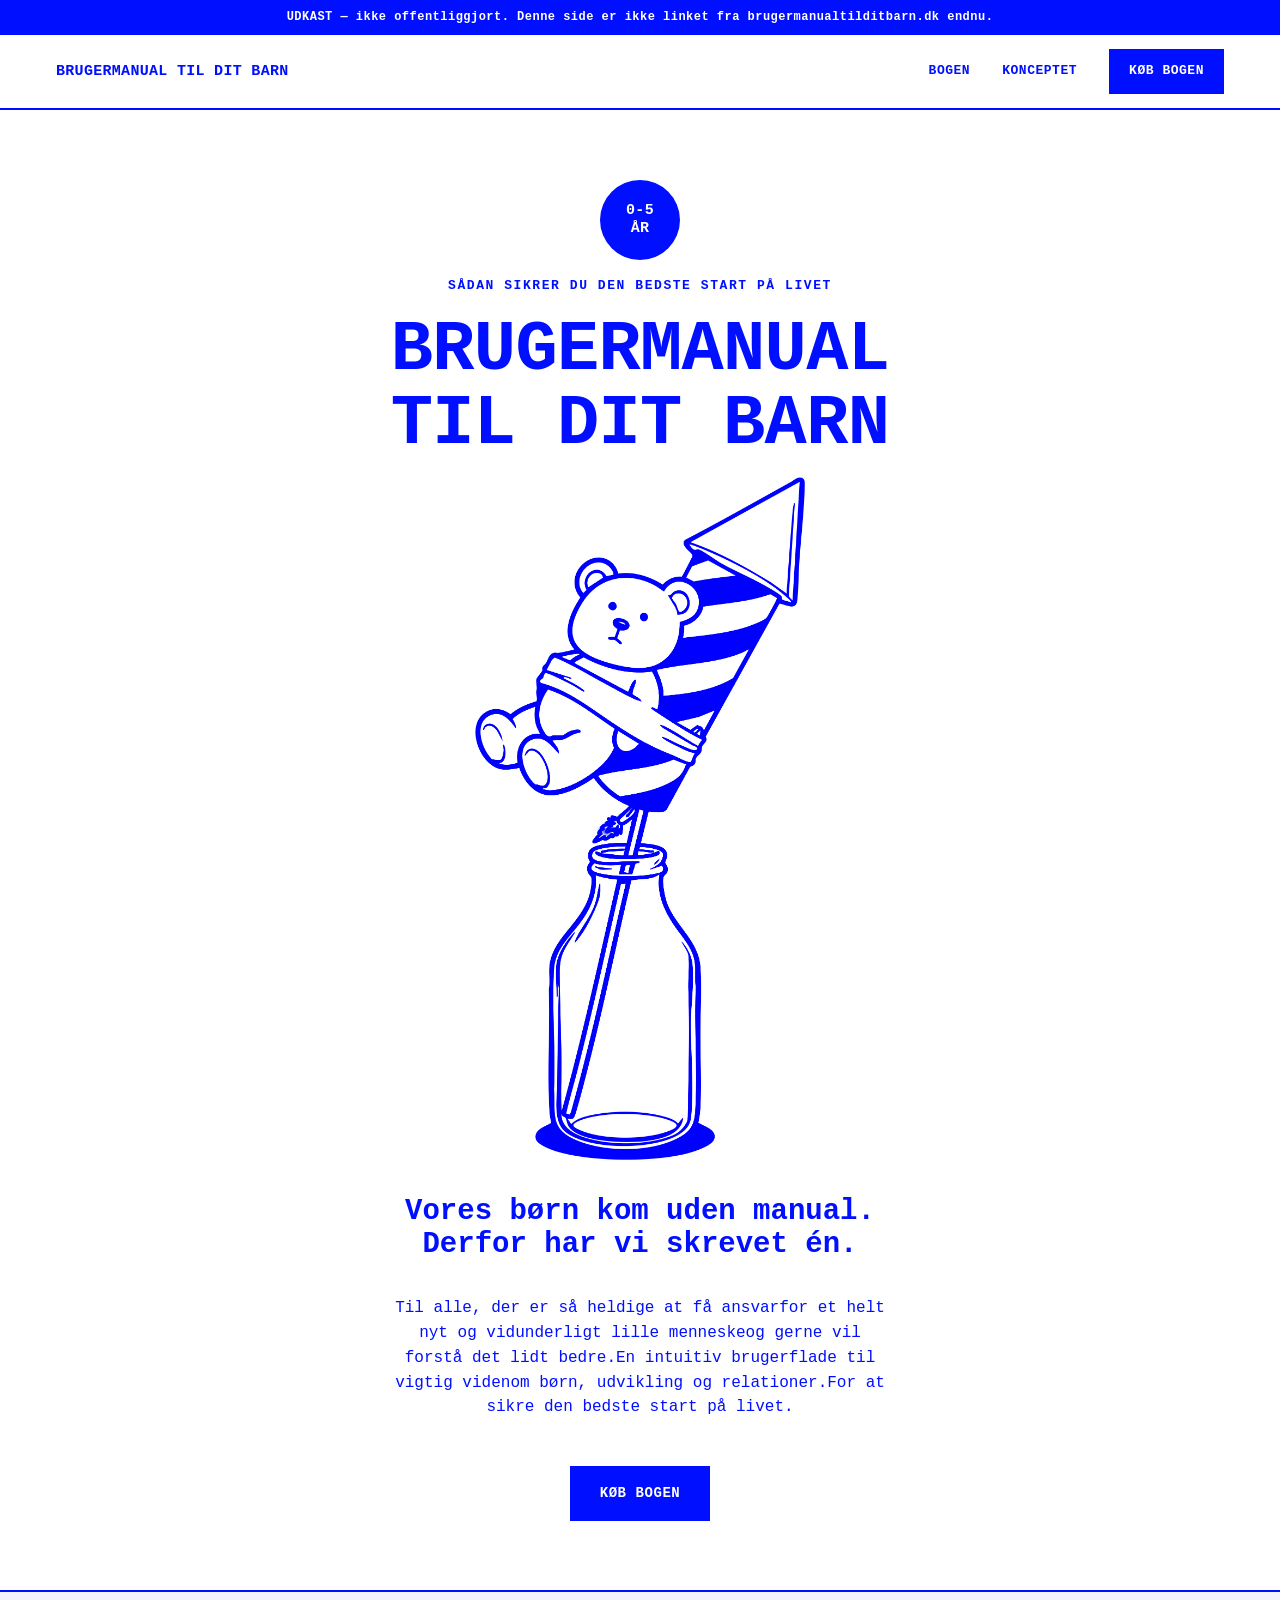
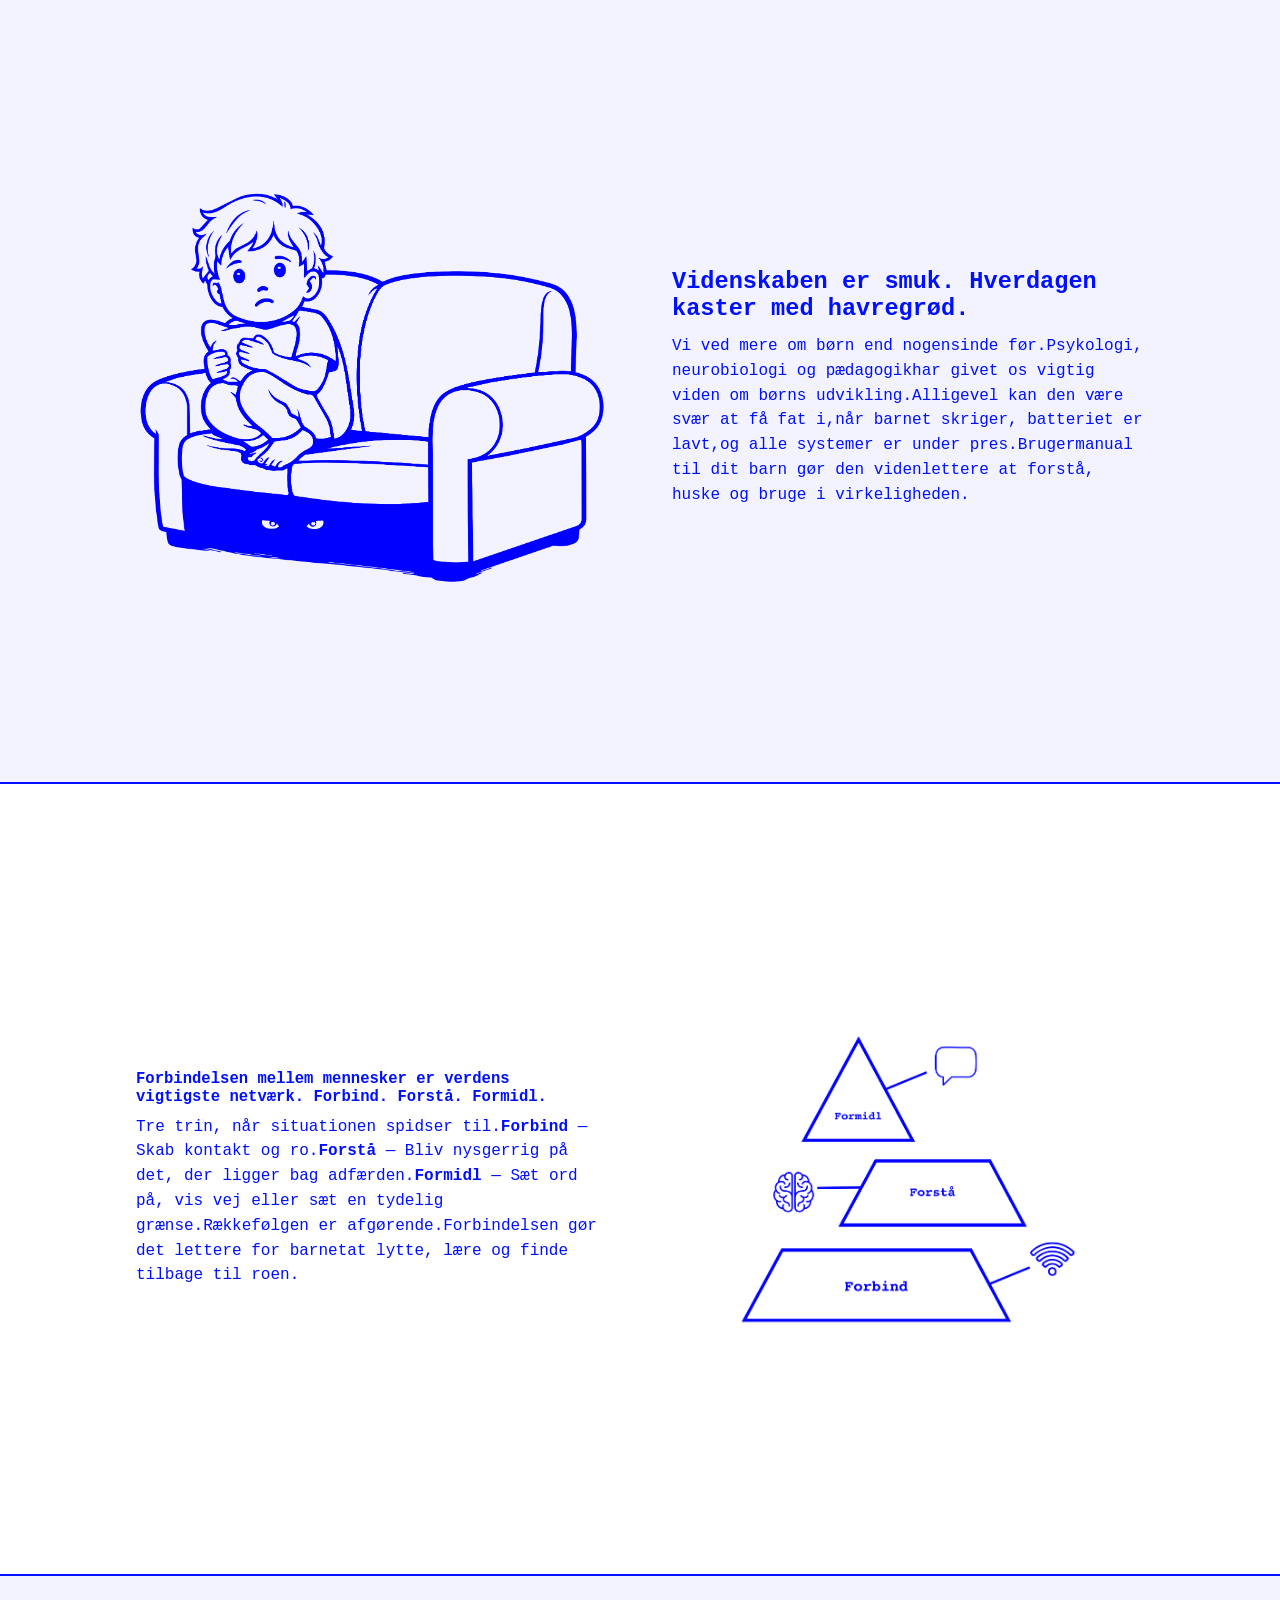
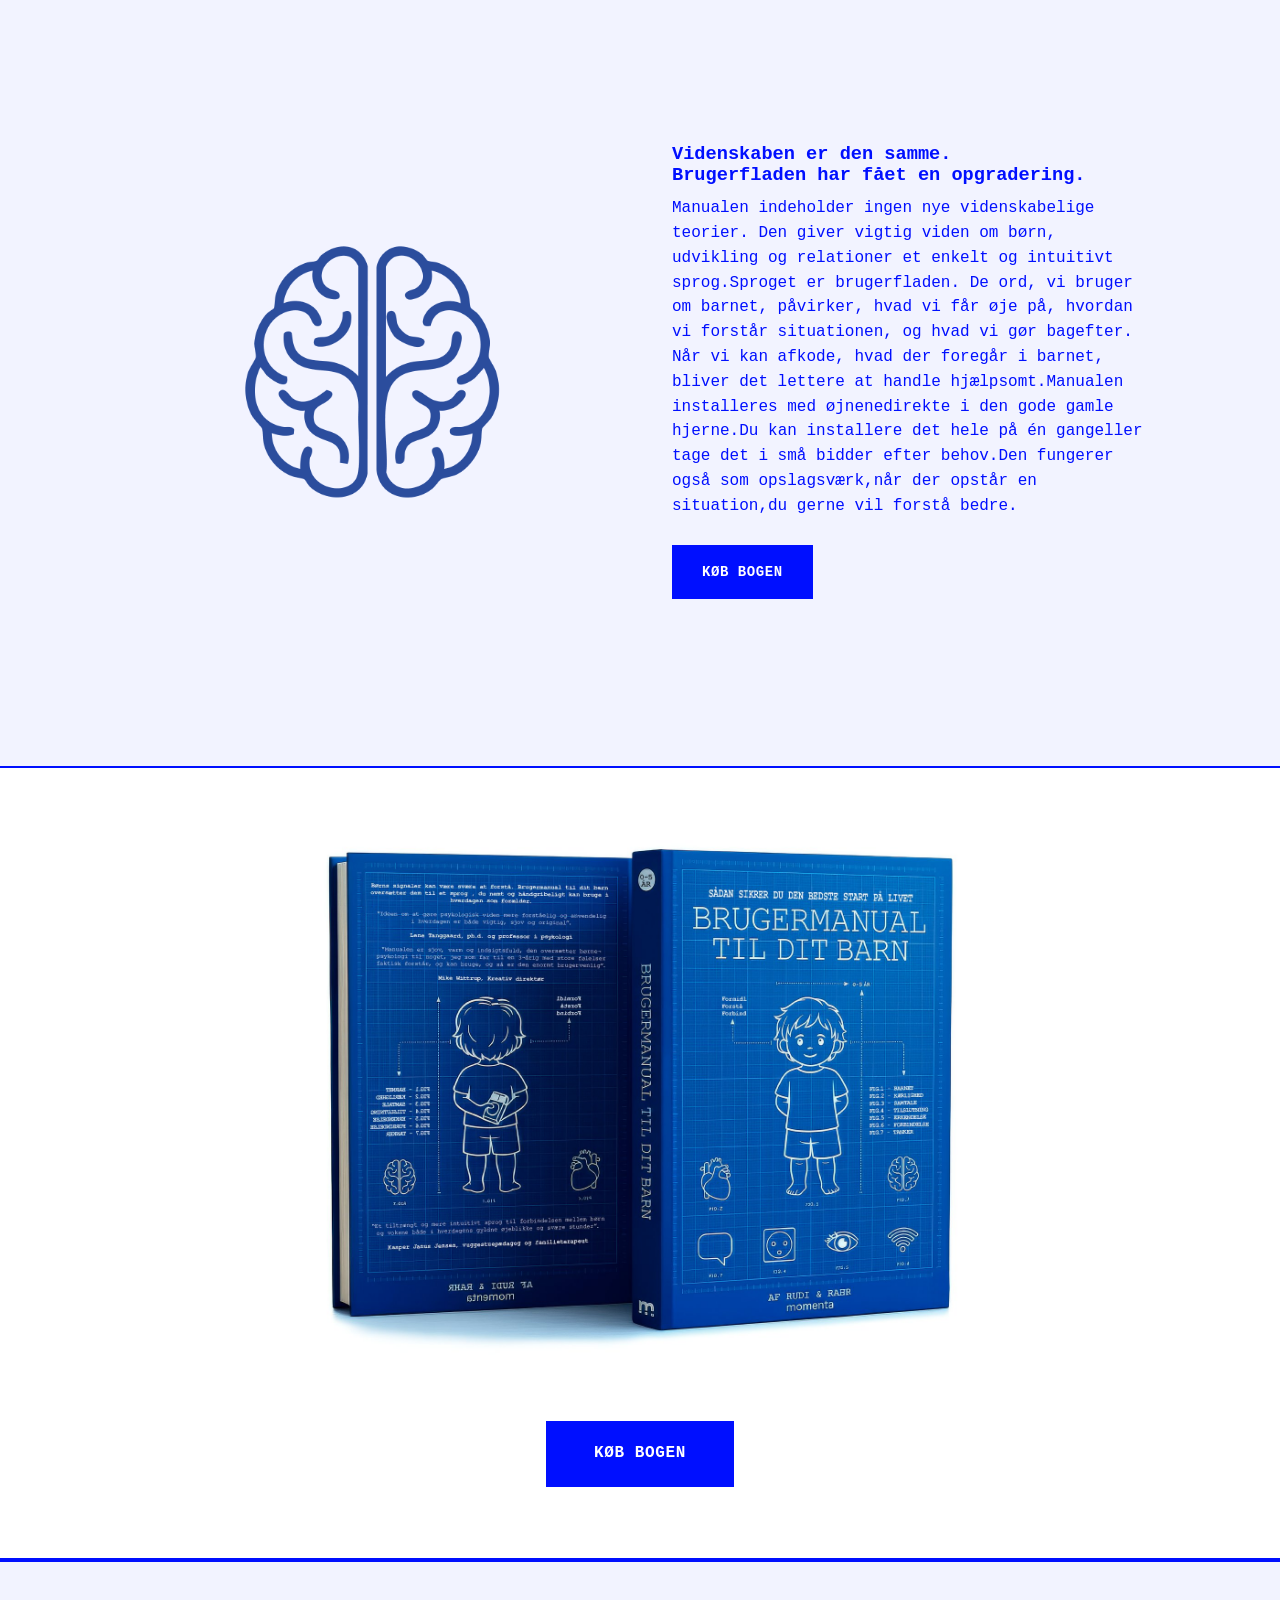
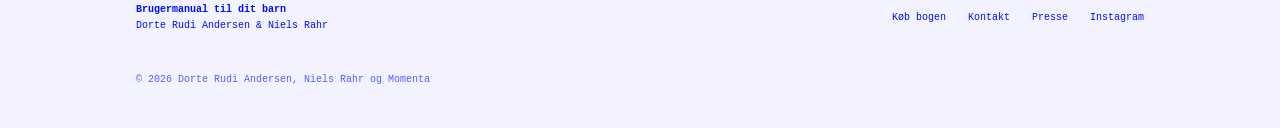
<file: forside-udkast.html>
<!DOCTYPE html>
<html lang="da">
<head>
<meta charset="UTF-8">
<meta name="viewport" content="width=device-width, initial-scale=1.0">
<title>Brugermanual til dit barn</title>
<meta name="description" content="Vores børn kom uden manual. Derfor har vi skrevet én. En intuitiv brugerflade til vigtig viden om børn, udvikling og relationer.">
<link rel="icon" href="data:image/svg+xml,%3Csvg xmlns='http://www.w3.org/2000/svg' viewBox='0 0 24 24'%3E%3Ccircle cx='12' cy='12' r='11' fill='%23000fff'/%3E%3C/svg%3E">
<link rel="stylesheet" href="styles/type-scale.css">
<style>
  :root { --blue: #000fff; --white: #ffffff; --purple: #666fff; }
  * { box-sizing: border-box; }
  html { scroll-behavior: smooth; }
  html, body { margin: 0; min-height: 100%; background: var(--white); }
  body { font-family: "Courier New", Courier, monospace; color: var(--blue); }
  button, input, select { font: inherit; }
  img { max-width: 100%; display: block; }
  a { color: inherit; }
  a:visited { color: inherit; }
  h1, h2, p { margin: 0; }
  .wrap { width: 100%; max-width: 1120px; margin: 0 auto; padding: 0 clamp(20px, 5vw, 56px); }

  .draft-banner { background: var(--blue); color: #fff; text-align: center; font-size: 12px; font-weight: 700; padding: 8px 12px; letter-spacing: .04em; }

  /* Nav */
  .nav { position: sticky; top: 0; z-index: 30; background: rgba(255,255,255,.94); backdrop-filter: blur(6px); border-bottom: 2px solid var(--blue); }
  .nav-inner { display: flex; align-items: center; justify-content: space-between; gap: 16px; padding: 14px clamp(20px, 5vw, 56px); }
  .nav-logo { font-weight: 700; letter-spacing: .02em; font-size: 15px; white-space: nowrap; text-decoration: none; }
  .nav-links { display: flex; align-items: center; gap: clamp(16px, 3vw, 32px); font-size: 13px; font-weight: 700; letter-spacing: .04em; }
  .nav-links a:not(.nav-buy) { text-decoration: none; }
  .nav-links a:not(.nav-buy):hover { text-decoration: underline; }
  .nav-buy { flex: none; border: 2px solid var(--blue); background: var(--blue); color: #fff; font-weight: 700; font-size: 13px; padding: 10px 18px; text-decoration: none; white-space: nowrap; }
  .nav-buy:hover { background: #fff; color: var(--blue); }

  /* Opslag */
  .spread { min-height: 88vh; display: flex; align-items: center; padding: clamp(40px, 6vw, 70px) 0; border-bottom: 2px solid var(--blue); }
  .spread:nth-child(odd) { background: var(--white); }
  .spread:nth-child(even) { background: #f2f3ff; }
  .spread-grid { width: 100%; display: grid; grid-template-columns: 1fr 1fr; align-items: center; gap: clamp(30px, 5vw, 70px); }
  .spread:nth-child(even) .spread-grid { direction: rtl; }
  .spread:nth-child(even) .spread-grid > * { direction: ltr; }
  .spread-text { container-type: inline-size; }
  .spread-headline { line-height: 1.15; text-transform: none; margin: 0 0 .5em; text-wrap: balance; }
  .headline-1 { font-size: clamp(1.03rem, 5.6cqw, 1.7rem); }
  .headline-2 { font-size: clamp(.92rem, 5cqw, 1.5rem); }
  .headline-3 { font-size: clamp(.63rem, 3.3cqw, 1rem); }
  .headline-4 { font-size: clamp(.75rem, 3.95cqw, 1.2rem); }
  .spread-body { font-size: var(--type-body); line-height: 1.55; max-width: 52ch; }
  .spread-body br { content: ""; }
  .spread-buy { display: inline-block; margin-top: 26px; border: 2px solid var(--blue); background: var(--blue); color: #fff; font-weight: 700; font-size: 14px; letter-spacing: .04em; padding: 14px 28px; text-decoration: none; }
  .spread-buy:hover { background: #fff; color: var(--blue); }
  .spread-visual { display: flex; align-items: center; justify-content: center; }
  .spread-visual img { max-width: 100%; height: auto; opacity: 0; transform: translateY(18px); transition: opacity .7s ease, transform .7s ease; }
  .spread-visual.in-view img { opacity: 1; transform: translateY(0); }
  @media (max-width: 820px) {
    .spread { min-height: auto; }
    .spread-grid, .spread:nth-child(even) .spread-grid { grid-template-columns: 1fr; direction: ltr; text-align: center; }
    .spread-visual { order: -1; max-width: 320px; margin: 0 auto 8px; }
    .spread-body { margin-left: auto; margin-right: auto; }
    .spread-buy { margin-left: auto; margin-right: auto; }
  }

  /* Opslag 1: cover-agtig hero, ligesom bogens eget åbningsopslag */
  .hero { text-align: center; }
  .hero-inner { display: flex; flex-direction: column; align-items: center; }
  .hero-mast { display: flex; flex-direction: column; align-items: center; gap: clamp(10px, 1.6vw, 16px); opacity: 0; transform: translateY(14px); transition: opacity .8s ease, transform .8s ease; }
  .hero-mast.in-view { opacity: 1; transform: translateY(0); }
  .hero-badge { display: grid; place-items: center; width: clamp(60px, 7vw, 80px); aspect-ratio: 1; border-radius: 50%; background: var(--blue); color: #fff; font-weight: 700; font-size: clamp(12px, 1.4vw, 15px); line-height: 1.2; letter-spacing: .02em; }
  .hero-kicker { font-size: clamp(11px, 1.25vw, 13px); font-weight: 700; letter-spacing: .12em; text-transform: uppercase; }
  .hero-wordmark { font-size: clamp(2.1rem, 6.6vw, 4.4rem); line-height: 1.06; font-weight: 700; letter-spacing: -.01em; text-transform: uppercase; text-wrap: balance; }
  .hero-visual { width: 100%; margin: clamp(4px, 1vw, 10px) 0 clamp(18px, 3vw, 30px); }
  .hero-pitch { container-type: inline-size; width: 100%; max-width: 560px; display: flex; flex-direction: column; align-items: center; gap: 20px; }
  .hero-pitch .spread-headline, .hero-pitch .spread-body { text-align: center; }
  .hero-pitch .headline-1 { font-size: clamp(.8125rem, 5.5cqw, 1.8125rem); }
  @media (max-width: 480px) {
    .hero-badge { width: 58px; font-size: 11.5px; }
  }

  /* Bamse/raket med lunte-gnister (opslag 1) */
  .spark-bear { position: relative; display: block; width: 100%; max-width: 340px; aspect-ratio: 1247 / 2541; margin: 0 auto; }
  .spark-bear img { width: 100%; height: 100%; display: block; user-select: none; }
  .fuse-spark-anchor { position: absolute; left: 40.1%; top: 51.75%; width: 0; height: 0; pointer-events: none; }
  .spark-cluster { display: block; transform: scale(.58); transform-origin: 0 0; opacity: .7; }
  .spark-flash { position: absolute; width: 34px; height: 34px; left: -17px; top: -17px; border-radius: 50%; background: radial-gradient(circle, rgba(0,15,255,.28) 0%, rgba(0,15,255,.09) 45%, rgba(0,15,255,0) 74%); animation: flashBreathe 2.3s infinite ease-in-out; }
  .glow-core { position: absolute; width: 7px; height: 7px; background: var(--blue); border-radius: 50%; top: -3.5px; left: -3.5px; box-shadow: 0 0 3px 1px rgba(0,15,255,.7), 0 0 6px 2px rgba(0,15,255,.22); animation: corePulse .22s infinite alternate ease-in-out; }
  .glow-ring-1 { position: absolute; width: 18px; height: 18px; border: 1.6px solid var(--blue); border-radius: 50%; top: -9px; left: -9px; animation: ringPop .65s infinite cubic-bezier(.1,.7,.1,1); }
  .glow-ring-2 { position: absolute; width: 11px; height: 11px; border: 1.6px solid var(--blue); border-radius: 50%; top: -5.5px; left: -5.5px; animation: ringPop .85s infinite .35s cubic-bezier(.1,.7,.1,1); }
  .glow-ring-3 { position: absolute; width: 27px; height: 27px; border: 1.4px solid var(--blue); border-radius: 50%; top: -13.5px; left: -13.5px; animation: ringPopSoft 1.15s infinite .55s cubic-bezier(.1,.7,.1,1); }
  .spark { position: absolute; background: var(--blue); transform-origin: 0 0; opacity: 0; }
  .spark-star { background: var(--blue); clip-path: polygon(50% 0%, 62% 36%, 100% 50%, 62% 64%, 50% 100%, 38% 64%, 0% 50%, 38% 36%); }
  .smoke { position: absolute; width: 3px; height: 14px; border-radius: 3px; background: rgba(0,15,255,.26); filter: blur(1px); transform-origin: 50% 100%; opacity: 0; }
  .sp1 { width: 2.4px; height: 11px; border-radius: 2px; animation: sparkFly1 1.15s infinite .05s ease-out; }
  .sp2 { width: 2px; height: 8px; border-radius: 2px; animation: sparkFly2 1.45s infinite .25s ease-out; }
  .sp3 { width: 3px; height: 13px; border-radius: 2px; animation: sparkFly3 1.30s infinite .65s ease-out; }
  .sp4 { width: 3.4px; height: 3.4px; border-radius: 50%; animation: sparkPop1 .85s infinite .10s ease-out; }
  .sp5 { width: 2px; height: 10px; border-radius: 2px; animation: sparkFly4 1.05s infinite .45s ease-out; }
  .sp6 { width: 3px; height: 3px; border-radius: 50%; animation: sparkPop2 1.55s infinite .20s ease-out; }
  .sp7 { width: 2.4px; height: 14px; border-radius: 2px; animation: sparkFly5 1.25s infinite .80s ease-out; }
  .sp8 { width: 2px; height: 7px; border-radius: 2px; animation: sparkFly6 1.50s infinite .35s ease-out; }
  .sp9 { width: 3.4px; height: 3.4px; border-radius: 50%; animation: sparkPop3 .95s infinite .70s ease-out; }
  .sp10 { width: 2px; height: 9px; border-radius: 2px; animation: sparkFly7 1.35s infinite .95s ease-out; }
  .sp11 { width: 2px; height: 9px; border-radius: 2px; animation: sparkFly8 1.40s infinite .55s ease-out; }
  .sp12 { width: 2.6px; height: 2.6px; border-radius: 50%; animation: sparkPop4 1.10s infinite .15s ease-out; }
  .sp13 { width: 2px; height: 11px; border-radius: 2px; animation: sparkFly9 1.60s infinite 1.05s ease-out; }
  .sp14 { width: 2.2px; height: 2.2px; border-radius: 50%; animation: sparkPop5 .90s infinite .50s ease-out; }
  .sp15 { width: 1.8px; height: 8px; border-radius: 2px; animation: sparkFly10 1.20s infinite .30s ease-out; }
  .sp16 { width: 2px; height: 10px; border-radius: 2px; animation: sparkFly11 1.50s infinite .85s ease-out; }
  .st1 { left: -14px; top: -10px; width: 7px; height: 7px; animation: sparkTwinkle 1.8s infinite .15s ease-in-out; }
  .st2 { left: 10px; top: -14px; width: 5px; height: 5px; animation: sparkTwinkle 2.2s infinite .9s ease-in-out; }
  .st3 { left: -4px; top: 9px; width: 6px; height: 6px; animation: sparkTwinkle 2.6s infinite 1.5s ease-in-out; }
  .sm1 { left: -2px; top: -6px; animation: smokeRise1 3.4s infinite .4s ease-out; }
  .sm2 { left: 5px; top: -4px; animation: smokeRise2 3.8s infinite 1.6s ease-out; }
  @keyframes flashBreathe { 0%,100%{opacity:.3;transform:scale(.85)} 50%{opacity:.8;transform:scale(1.2)} }
  @keyframes corePulse { 0%{transform:scale(.65);opacity:.7} 100%{transform:scale(1.75);opacity:1} }
  @keyframes ringPop { 0%{transform:scale(.2);opacity:1} 65%{transform:scale(1.4);opacity:.35} 100%{transform:scale(2);opacity:0} }
  @keyframes ringPopSoft { 0%{transform:scale(.2);opacity:.6} 65%{transform:scale(1.6);opacity:.2} 100%{transform:scale(2.3);opacity:0} }
  @keyframes sparkTwinkle { 0%,100%{opacity:0;transform:scale(.2) rotate(0deg)} 12%{opacity:1;transform:scale(1) rotate(22deg)} 24%{opacity:.55;transform:scale(.7) rotate(38deg)} 36%{opacity:0;transform:scale(.2) rotate(55deg)} }
  @keyframes smokeRise1 { 0%{transform:translate(0,0) rotate(-8deg) scaleY(.5);opacity:0} 12%{opacity:.45} 100%{transform:translate(-9px,-44px) rotate(12deg) scaleY(1.7);opacity:0} }
  @keyframes smokeRise2 { 0%{transform:translate(0,0) rotate(6deg) scaleY(.5);opacity:0} 15%{opacity:.35} 100%{transform:translate(8px,-50px) rotate(-10deg) scaleY(1.9);opacity:0} }
  @keyframes sparkFly1 { 0%{transform:translate(0,0) rotate(-45deg) scaleY(.2);opacity:0} 15%{opacity:1} 60%{transform:translate(-16px,-13px) rotate(-45deg) scaleY(1);opacity:.95} 100%{transform:translate(-28px,-23px) rotate(-45deg) scaleY(.1);opacity:0} }
  @keyframes sparkFly2 { 0%{transform:translate(0,0) rotate(35deg) scaleY(.2);opacity:0} 20%{opacity:1} 65%{transform:translate(13px,-14px) rotate(35deg) scaleY(1);opacity:.9} 100%{transform:translate(23px,-24px) rotate(35deg) scaleY(.1);opacity:0} }
  @keyframes sparkFly3 { 0%{transform:translate(0,0) rotate(-120deg) scaleY(.2);opacity:0} 15%{opacity:1} 60%{transform:translate(-18px,11px) rotate(-120deg) scaleY(1);opacity:.95} 100%{transform:translate(-30px,17px) rotate(-120deg) scaleY(.1);opacity:0} }
  @keyframes sparkFly4 { 0%{transform:translate(0,0) rotate(-10deg) scaleY(.2);opacity:0} 25%{opacity:1} 65%{transform:translate(-5px,-18px) rotate(-10deg) scaleY(1);opacity:.9} 100%{transform:translate(-8px,-32px) rotate(-10deg) scaleY(.1);opacity:0} }
  @keyframes sparkFly5 { 0%{transform:translate(0,0) rotate(-80deg) scaleY(.2);opacity:0} 15%{opacity:1} 60%{transform:translate(-20px,-5px) rotate(-80deg) scaleY(1);opacity:.95} 100%{transform:translate(-34px,-8px) rotate(-80deg) scaleY(.1);opacity:0} }
  @keyframes sparkFly6 { 0%{transform:translate(0,0) rotate(115deg) scaleY(.2);opacity:0} 20%{opacity:1} 65%{transform:translate(15px,13px) rotate(115deg) scaleY(1);opacity:.85} 100%{transform:translate(25px,21px) rotate(115deg) scaleY(.1);opacity:0} }
  @keyframes sparkFly7 { 0%{transform:translate(0,0) rotate(-25deg) scaleY(.2);opacity:0} 20%{opacity:1} 60%{transform:translate(-9px,-17px) rotate(-25deg) scaleY(1);opacity:.9} 100%{transform:translate(-16px,-29px) rotate(-25deg) scaleY(.1);opacity:0} }
  @keyframes sparkFly8 { 0%{transform:translate(0,0) rotate(60deg) scaleY(.2);opacity:0} 18%{opacity:1} 62%{transform:translate(17px,-11px) rotate(60deg) scaleY(1);opacity:.9} 100%{transform:translate(29px,-19px) rotate(60deg) scaleY(.1);opacity:0} }
  @keyframes sparkFly9 { 0%{transform:translate(0,0) rotate(-150deg) scaleY(.2);opacity:0} 15%{opacity:1} 60%{transform:translate(-14px,16px) rotate(-150deg) scaleY(1);opacity:.9} 100%{transform:translate(-24px,27px) rotate(-150deg) scaleY(.1);opacity:0} }
  @keyframes sparkFly10 { 0%{transform:translate(0,0) rotate(150deg) scaleY(.2);opacity:0} 20%{opacity:1} 62%{transform:translate(13px,15px) rotate(150deg) scaleY(1);opacity:.85} 100%{transform:translate(22px,25px) rotate(150deg) scaleY(.1);opacity:0} }
  @keyframes sparkFly11 { 0%{transform:translate(0,0) rotate(8deg) scaleY(.2);opacity:0} 20%{opacity:1} 65%{transform:translate(24px,-3px) rotate(8deg) scaleY(1);opacity:.85} 100%{transform:translate(40px,-5px) rotate(8deg) scaleY(.1);opacity:0} }
  @keyframes sparkPop1 { 0%{transform:translate(0,0) scale(.3);opacity:0} 25%{opacity:1} 65%{transform:translate(12px,-9px) scale(1.4);opacity:.9} 100%{transform:translate(21px,-16px) scale(0);opacity:0} }
  @keyframes sparkPop2 { 0%{transform:translate(0,0) scale(.3);opacity:0} 30%{opacity:1} 70%{transform:translate(-14px,-6px) scale(1.3);opacity:.9} 100%{transform:translate(-23px,-10px) scale(0);opacity:0} }
  @keyframes sparkPop3 { 0%{transform:translate(0,0) scale(.3);opacity:0} 25%{opacity:1} 70%{transform:translate(-9px,13px) scale(1.3);opacity:.95} 100%{transform:translate(-16px,21px) scale(0);opacity:0} }
  @keyframes sparkPop4 { 0%{transform:translate(0,0) scale(.3);opacity:0} 28%{opacity:1} 68%{transform:translate(-11px,10px) scale(1.3);opacity:.85} 100%{transform:translate(-19px,17px) scale(0);opacity:0} }
  @keyframes sparkPop5 { 0%{transform:translate(0,0) scale(.3);opacity:0} 30%{opacity:1} 70%{transform:translate(6px,-14px) scale(1.2);opacity:.9} 100%{transform:translate(10px,-24px) scale(0);opacity:0} }
  @media (prefers-reduced-motion: reduce) { .spark-flash,.glow-core,.glow-ring-1,.glow-ring-2,.glow-ring-3,.spark,.smoke { animation: none !important; opacity: 0 !important; } .spread-visual img { transition: none !important; opacity: 1 !important; transform: none !important; } }

  /* Opslag 3: pyramide tegnes nedefra og op */
  .pyramid-reveal { position: relative; max-width: 340px; }
  .pyramid-reveal img { clip-path: inset(100% 0 0 0); transition: clip-path 1.1s cubic-bezier(.2,.7,.2,1); }
  .spread-visual.in-view .pyramid-reveal img { clip-path: inset(0 0 0 0); }

  /* Opslag 5: stort packshot + køb-knap */
  .buy-cta { text-align: center; }
  .buy-cta-inner { width: 100%; display: flex; flex-direction: column; align-items: center; gap: clamp(24px, 4vw, 40px); }
  .buy-cta-visual { width: 100%; max-width: 640px; margin: 0 auto; }
  .buy-cta-button { font-size: 16px; padding: 18px 46px; }

  footer { border-top: 2px solid var(--blue); padding: 40px 0; background: #f2f3ff; }
  .footer-inner { display: flex; flex-wrap: wrap; justify-content: space-between; align-items: center; gap: 20px; font-size: var(--type-small); }
  .footer-title { font-weight: 700; }
  .footer-links { display: flex; flex-wrap: wrap; gap: 8px 22px; }
  .footer-links a { text-decoration: none; }
  .footer-links a:hover { text-decoration: underline; }
  .footer-bottom { width: 100%; margin-top: 18px; opacity: .65; }
</style>
</head>
<body>

<p class="draft-banner">UDKAST — ikke offentliggjort. Denne side er ikke linket fra brugermanualtilditbarn.dk endnu.</p>

<nav class="nav">
  <div class="nav-inner">
    <a class="nav-logo" href="#opslag-1">BRUGERMANUAL TIL DIT BARN</a>
    <div class="nav-links">
      <a href="#opslag-1">BOGEN</a>
      <a href="#opslag-3">KONCEPTET</a>
      <a class="nav-buy" href="https://www.williamdam.dk/brugermanual-til-dit-barn__4393526" target="_blank" rel="noopener noreferrer">KØB BOGEN</a>
    </div>
  </div>
</nav>

<main>

  <!-- OPSLAG 1 -->
  <section class="spread hero" id="opslag-1">
    <div class="wrap hero-inner">
      <div class="hero-mast in-view">
        <span class="hero-badge" aria-hidden="true">0-5<br>ÅR</span>
        <p class="hero-kicker">Sådan sikrer du den bedste start på livet</p>
        <h1 class="hero-wordmark">Brugermanual<br>til dit barn</h1>
      </div>
      <div class="hero-visual">
        <span class="spark-bear" aria-hidden="true">
          <img src="images/bamse-raket.png" alt="Illustration: bamsen fastspændt på en raket i en flaske">
          <span class="fuse-spark-anchor">
            <span class="spark-cluster">
              <span class="spark-flash"></span>
              <span class="smoke sm1"></span><span class="smoke sm2"></span>
              <span class="glow-ring-3"></span>
              <span class="glow-ring-2"></span>
              <span class="glow-ring-1"></span>
              <span class="glow-core"></span>
              <span class="spark sp1"></span><span class="spark sp2"></span><span class="spark sp3"></span>
              <span class="spark sp4"></span><span class="spark sp5"></span><span class="spark sp6"></span>
              <span class="spark sp7"></span><span class="spark sp8"></span><span class="spark sp9"></span>
              <span class="spark sp10"></span><span class="spark sp11"></span><span class="spark sp12"></span>
              <span class="spark sp13"></span><span class="spark sp14"></span><span class="spark sp15"></span>
              <span class="spark sp16"></span>
              <span class="spark spark-star st1"></span><span class="spark spark-star st2"></span><span class="spark spark-star st3"></span>
            </span>
          </span>
        </span>
      </div>
      <div class="hero-pitch">
        <h2 class="spread-headline headline-1">Vores børn kom uden manual. Derfor har vi skrevet én.</h2>
        <p class="spread-body">Til alle, der er så heldige at få ansvar<br>for et helt nyt og vidunderligt lille menneske<br>og gerne vil forstå det lidt bedre.<br><br>En intuitiv brugerflade til vigtig viden<br>om børn, udvikling og relationer.<br>For at sikre den bedste start på livet.</p>
        <a class="spread-buy" href="https://www.williamdam.dk/brugermanual-til-dit-barn__4393526" target="_blank" rel="noopener noreferrer">KØB BOGEN</a>
      </div>
    </div>
  </section>

  <!-- OPSLAG 2 -->
  <section class="spread" id="opslag-2">
    <div class="wrap spread-grid">
      <div class="spread-text">
        <h2 class="spread-headline headline-2">Videnskaben er smuk. Hverdagen kaster med havregrød.</h2>
        <p class="spread-body">Vi ved mere om børn end nogensinde før.<br>Psykologi, neurobiologi og pædagogik<br>har givet os vigtig viden om børns udvikling.<br><br>Alligevel kan den være svær at få fat i,<br>når barnet skriger, batteriet er lavt,<br>og alle systemer er under pres.<br><br>Brugermanual til dit barn gør den viden<br>lettere at forstå, huske og bruge i virkeligheden.</p>
      </div>
      <div class="spread-visual" data-reveal>
        <img src="images/illustrationer/alarmsystemet.png" alt="Illustration: et barn sidder årvågent på en sofa, mens et par øjne lurer nedenunder — mødet mellem den grundige videnskab og den vilde hverdag">
      </div>
    </div>
  </section>

  <!-- OPSLAG 3 -->
  <section class="spread" id="opslag-3">
    <div class="wrap spread-grid">
      <div class="spread-text">
        <h2 class="spread-headline headline-3">Forbindelsen mellem mennesker er verdens vigtigste netværk. Forbind. Forstå. Formidl.</h2>
        <p class="spread-body">Tre trin, når situationen spidser til.<br><br><strong>Forbind</strong> — Skab kontakt og ro.<br><strong>Forstå</strong> — Bliv nysgerrig på det, der ligger bag adfærden.<br><strong>Formidl</strong> — Sæt ord på, vis vej eller sæt en tydelig grænse.<br><br>Rækkefølgen er afgørende.<br>Forbindelsen gør det lettere for barnet<br>at lytte, lære og finde tilbage til roen.</p>
      </div>
      <div class="spread-visual" data-reveal>
        <div class="pyramid-reveal">
          <img src="images/illustrationer/de-tre-fer.png" alt="Illustration: forbindelsespyramiden med de tre F'er — Forbind, Forstå, Formidl">
        </div>
      </div>
    </div>
  </section>

  <!-- OPSLAG 4 -->
  <section class="spread" id="opslag-4">
    <div class="wrap spread-grid">
      <div class="spread-text">
        <h2 class="spread-headline headline-4">Videnskaben er den samme. Brugerfladen har fået en opgradering.</h2>
        <p class="spread-body">Manualen indeholder ingen nye videnskabelige teorier. Den giver vigtig viden om børn, udvikling og relationer et enkelt og intuitivt sprog.<br><br>Sproget er brugerfladen. De ord, vi bruger om barnet, påvirker, hvad vi får øje på, hvordan vi forstår situationen, og hvad vi gør bagefter. Når vi kan afkode, hvad der foregår i barnet, bliver det lettere at handle hjælpsomt.<br><br>Manualen installeres med øjnene<br>direkte i den gode gamle hjerne.<br>Du kan installere det hele på én gang<br>eller tage det i små bidder efter behov.<br><br>Den fungerer også som opslagsværk,<br>når der opstår en situation,<br>du gerne vil forstå bedre.</p>
        <a class="spread-buy" href="https://www.williamdam.dk/brugermanual-til-dit-barn__4393526" target="_blank" rel="noopener noreferrer">KØB BOGEN</a>
      </div>
      <div class="spread-visual" data-reveal style="max-width:280px; margin-left:auto; margin-right:auto;">
        <img src="images/icons/hjerne.png" alt="Illustration: hjernen — manualens viden installeres gennem øjnene og lagres i hjernen">
      </div>
    </div>
  </section>

  <!-- OPSLAG 5: STORT PACKSHOT + KØB BOGEN -->
  <section class="spread buy-cta" id="opslag-5">
    <div class="wrap buy-cta-inner">
      <div class="spread-visual buy-cta-visual" data-reveal>
        <img src="images/bog-packshot.jpg" alt="Brugermanual til dit barn — forside og bagside af bogen" loading="lazy">
      </div>
      <a class="spread-buy buy-cta-button" href="https://www.williamdam.dk/brugermanual-til-dit-barn__4393526" target="_blank" rel="noopener noreferrer">KØB BOGEN</a>
    </div>
  </section>

</main>

<footer>
  <div class="wrap footer-inner">
    <div>
      <div class="footer-title">Brugermanual til dit barn</div>
      <div>Dorte Rudi Andersen &amp; Niels Rahr</div>
    </div>
    <div class="footer-links">
      <a href="https://www.williamdam.dk/brugermanual-til-dit-barn__4393526" target="_blank" rel="noopener noreferrer">Køb bogen</a>
      <a href="http://forlagetmomenta.dk" target="_blank" rel="noopener noreferrer">Kontakt</a>
      <span>Presse</span>
      <span>Instagram</span>
    </div>
    <div class="footer-bottom">© 2026 Dorte Rudi Andersen, Niels Rahr og Momenta</div>
  </div>
</footer>

<script>
(function () {
  var targets = document.querySelectorAll("[data-reveal]");
  if ("IntersectionObserver" in window) {
    var io = new IntersectionObserver(function (entries) {
      entries.forEach(function (entry) {
        if (entry.isIntersecting) {
          entry.target.classList.add("in-view");
          io.unobserve(entry.target);
        }
      });
    }, { threshold: 0.3 });
    targets.forEach(function (el) { io.observe(el); });
  } else {
    targets.forEach(function (el) { el.classList.add("in-view"); });
  }
})();
</script>

</body>
</html>
</file>
<file: styles/type-scale.css>
/* ==========================================================================
   Brugermanual til dit barn — typografisk skala
   ==========================================================================
   Metode: geometrisk skala baseret på det gyldne snit (φ ≈ 1,618).
   Grundstørrelse (brødtekst): 16px = 1rem.
   Hvert niveau = forrige niveau × 1,618 (eller ÷ 1,618 for niveauet under).

     Lille tekst        16 ÷ 1,618   =  9,89px  → afrundet 10px  (0.625rem)
     Brødtekst           16 × 1,618⁰ = 16,00px  →          16px  (1rem)
     H3 (undersektion)   16 × 1,618¹ = 25,89px  → afrundet 26px  (1.618rem)
     H2 (hovedsektion)   16 × 1,618² = 41,89px  → afrundet 42px  (2.618rem)
     H1 (sidetitel)      16 × 1,618³ = 67,78px  → afrundet 68px  (4.236rem)
     Hero (vigtigste)    16 × 1,618⁴ =109,66px  → afrundet 110px (6.854rem)

   Denne fil er det ene, fælles sted skalaen defineres — alle sider linker
   til den, så typografien er identisk på tværs af hele hjemmesiden.
   ========================================================================== */

:root {
  /* --- Den matematiske skala (faste værdier, brugt som loft/reference) --- */
  --type-small: 0.625rem;  /* 10px */
  --type-body:  1rem;      /* 16px */
  --type-h3:    1.618rem;  /* 26px */
  --type-h2:    2.618rem;  /* 42px */
  --type-h1:    4.236rem;  /* 68px */
  --type-hero:  6.854rem;  /* 110px */

  /* --- Responsive udgaver: fuldt gyldne-snit-udtryk på store skærme,
     komprimeret på mobil så overskrifter ikke dominerer skærmen eller
     tvinger uhensigtsmæssige linjeskift. Brødtekst og lille tekst
     forbliver konstante — kun de store niveauer skaleres. --- */
  --type-hero-fluid: clamp(3.5rem, 2rem + 7vw, var(--type-hero));   /* 56px → 110px */
  --type-h1-fluid:   clamp(2.75rem, 1.9rem + 4.2vw, var(--type-h1)); /* 44px → 68px */
  --type-h2-fluid:   clamp(1.75rem, 1.35rem + 2.1vw, var(--type-h2)); /* 28px → 42px */
  --type-h3-fluid:   clamp(1.25rem, 1.05rem + 1vw, var(--type-h3));  /* 20px → 26px */

  /* --- Linjeafstand: stram til store overskrifter, luftig til brødtekst --- */
  --lh-hero: 0.95;
  --lh-h1: 1;
  --lh-h2: 1.05;
  --lh-h3: 1.15;
  --lh-body: 1.6;
  --lh-small: 1.4;

  /* --- Læsbar linjelængde til brødtekst (Courier New er monospace,
     så "ch" svarer præcist til antal tegn) --- */
  --measure-body: 68ch; /* inden for det ønskede 55–75 tegn-interval */
}

/* --- Typografiske roller ------------------------------------------------- */

.type-hero,
.hero-title {
  font-size: var(--type-hero-fluid);
  line-height: var(--lh-hero);
  margin: 0 0 0.4em;
}

h1, .type-h1 {
  font-size: var(--type-h1-fluid);
  line-height: var(--lh-h1);
  margin: 0 0 0.45em;
}

h2, .type-h2 {
  font-size: var(--type-h2-fluid);
  line-height: var(--lh-h2);
  margin: 0 0 0.5em;
}

h3, .type-h3 {
  font-size: var(--type-h3-fluid);
  line-height: var(--lh-h3);
  margin: 0 0 0.55em;
}

body, .type-body, p {
  font-size: var(--type-body);
  line-height: var(--lh-body);
}

.measure {
  max-width: var(--measure-body);
}

.type-small, small, .eyebrow, .caption {
  font-size: var(--type-small);
  line-height: var(--lh-small);
}
</file>
